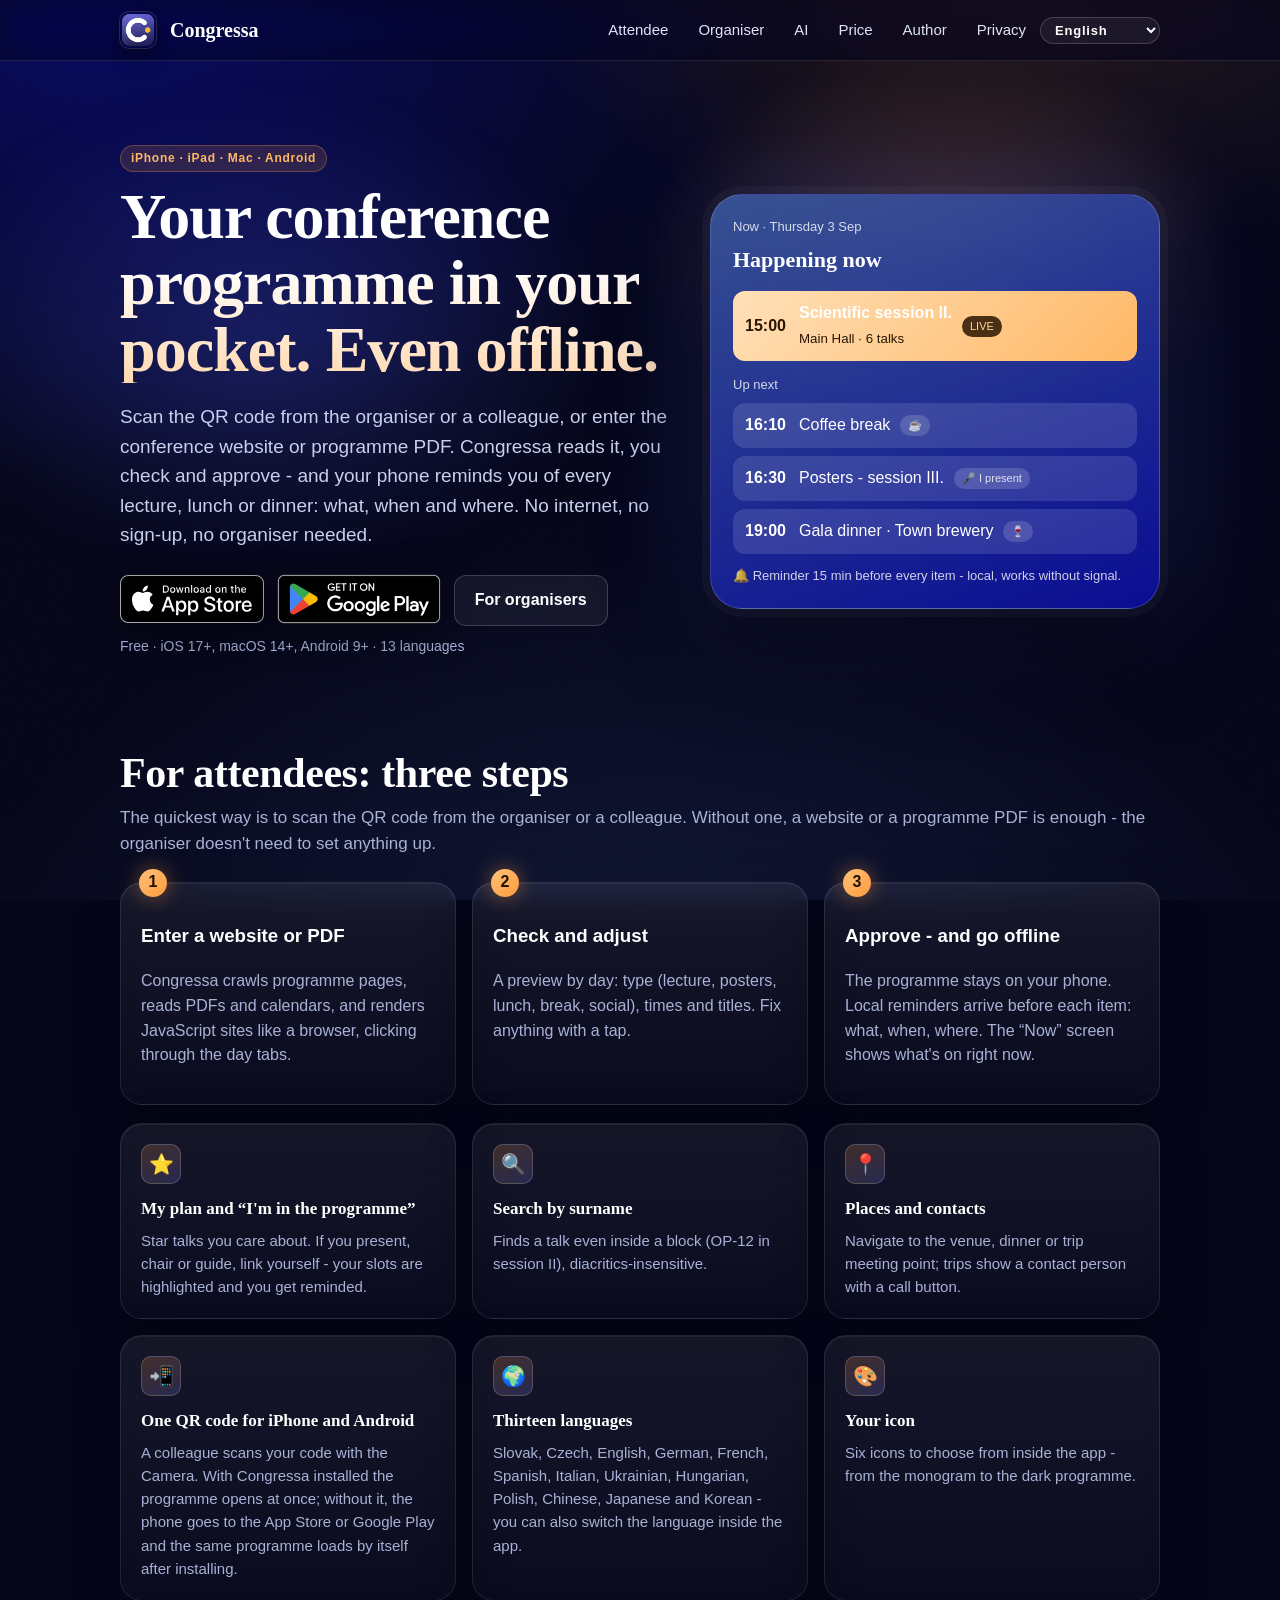
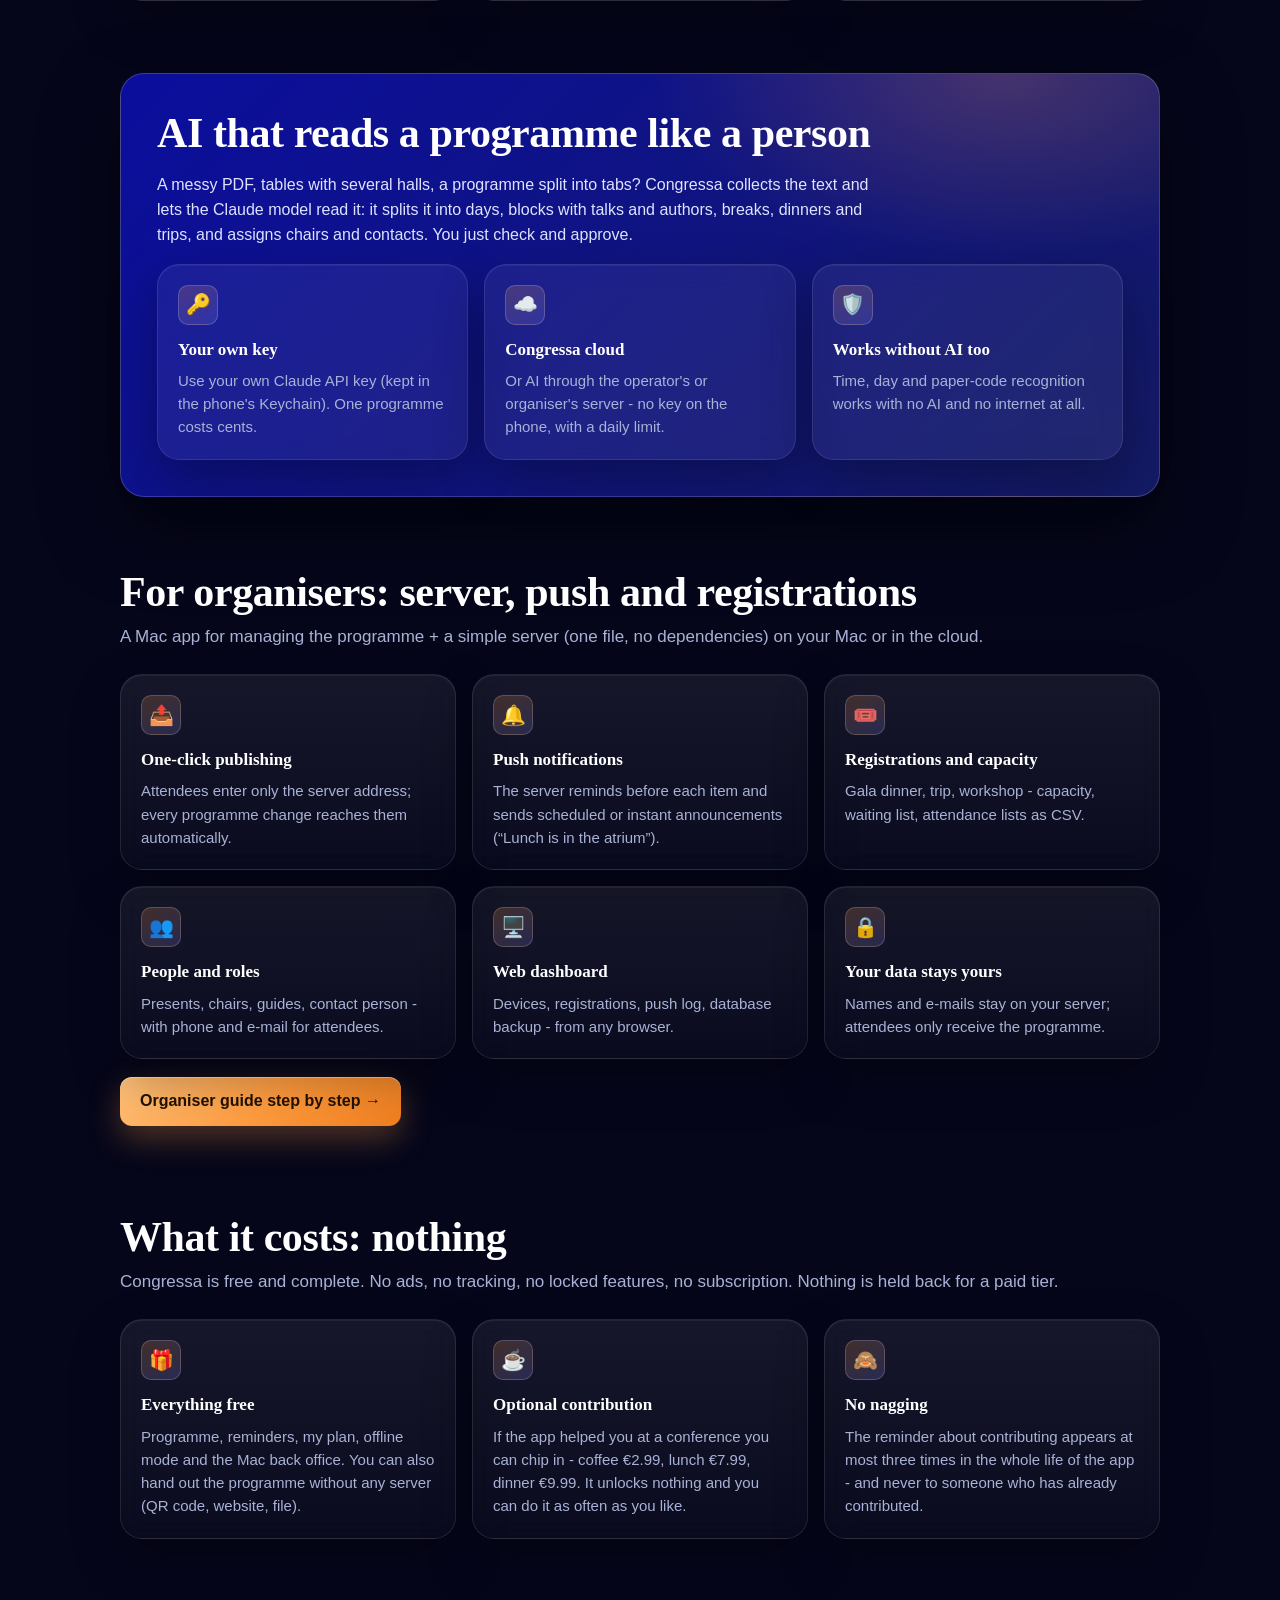
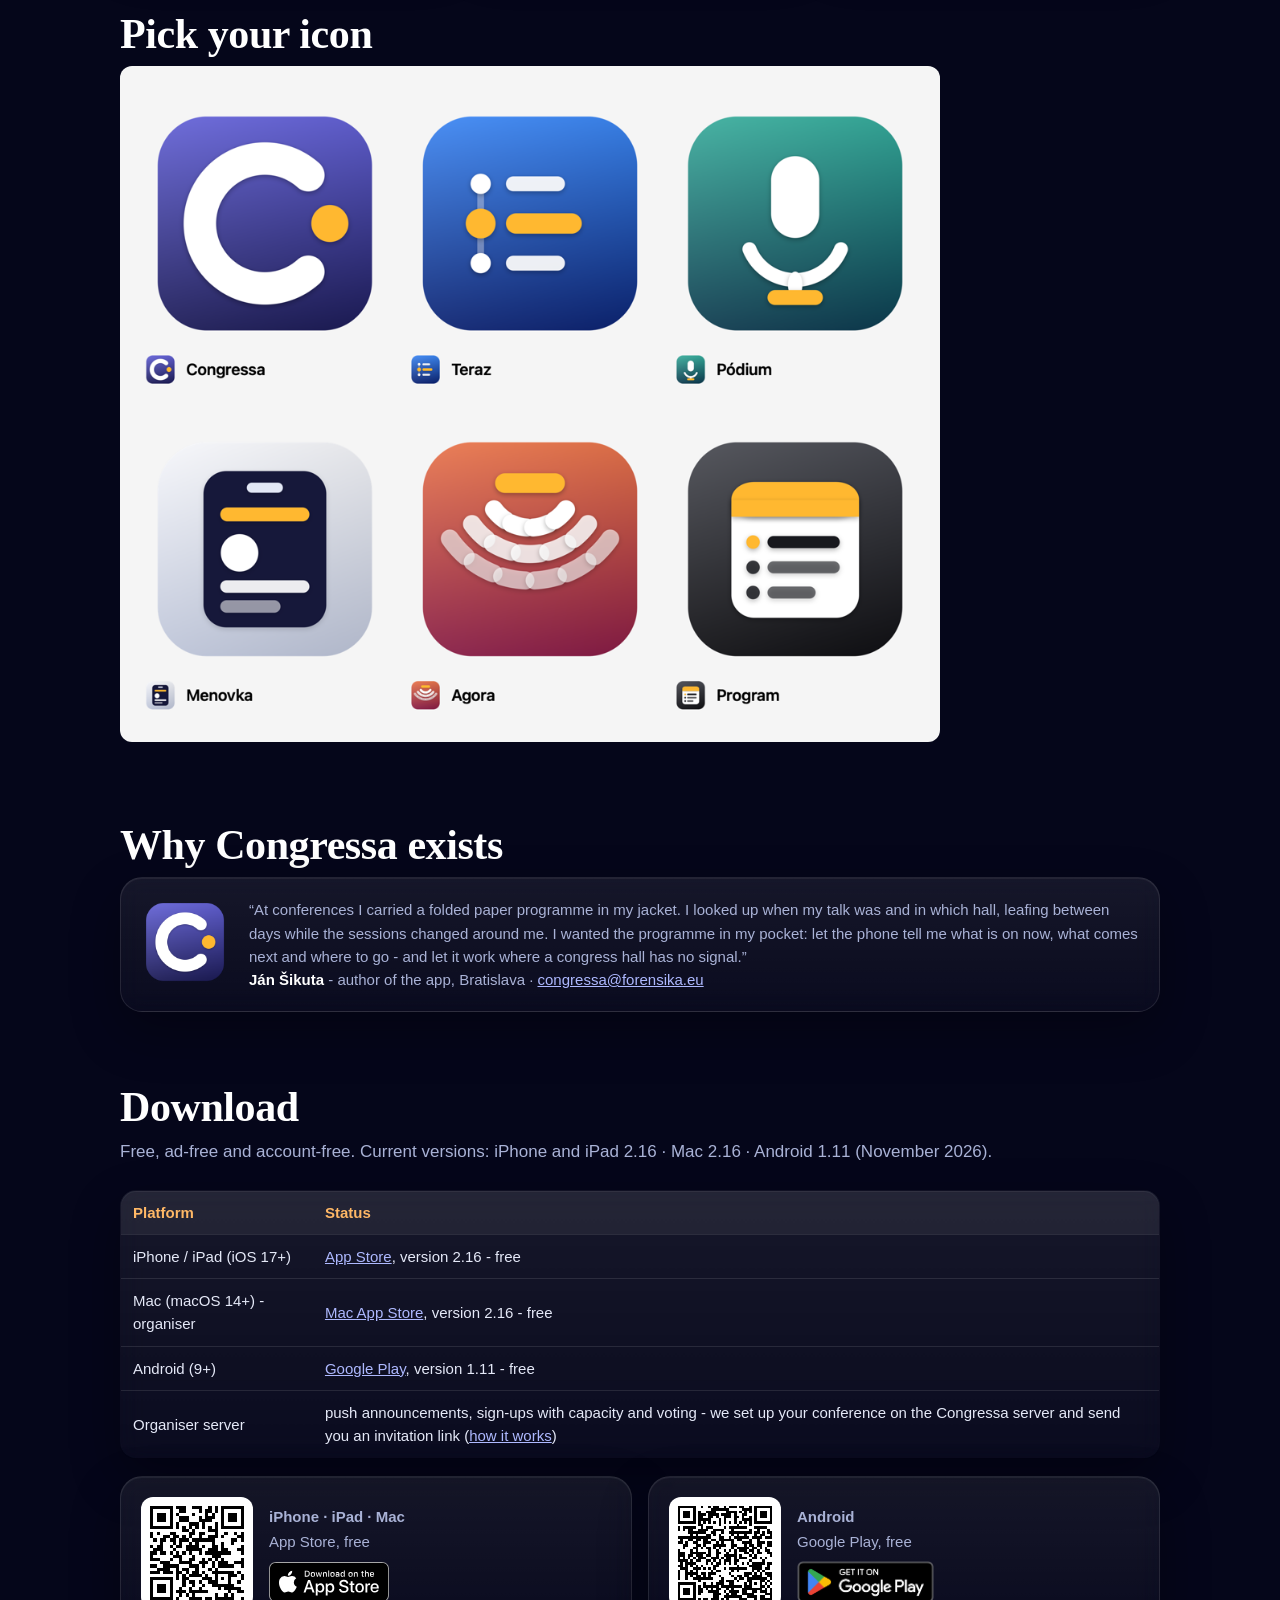
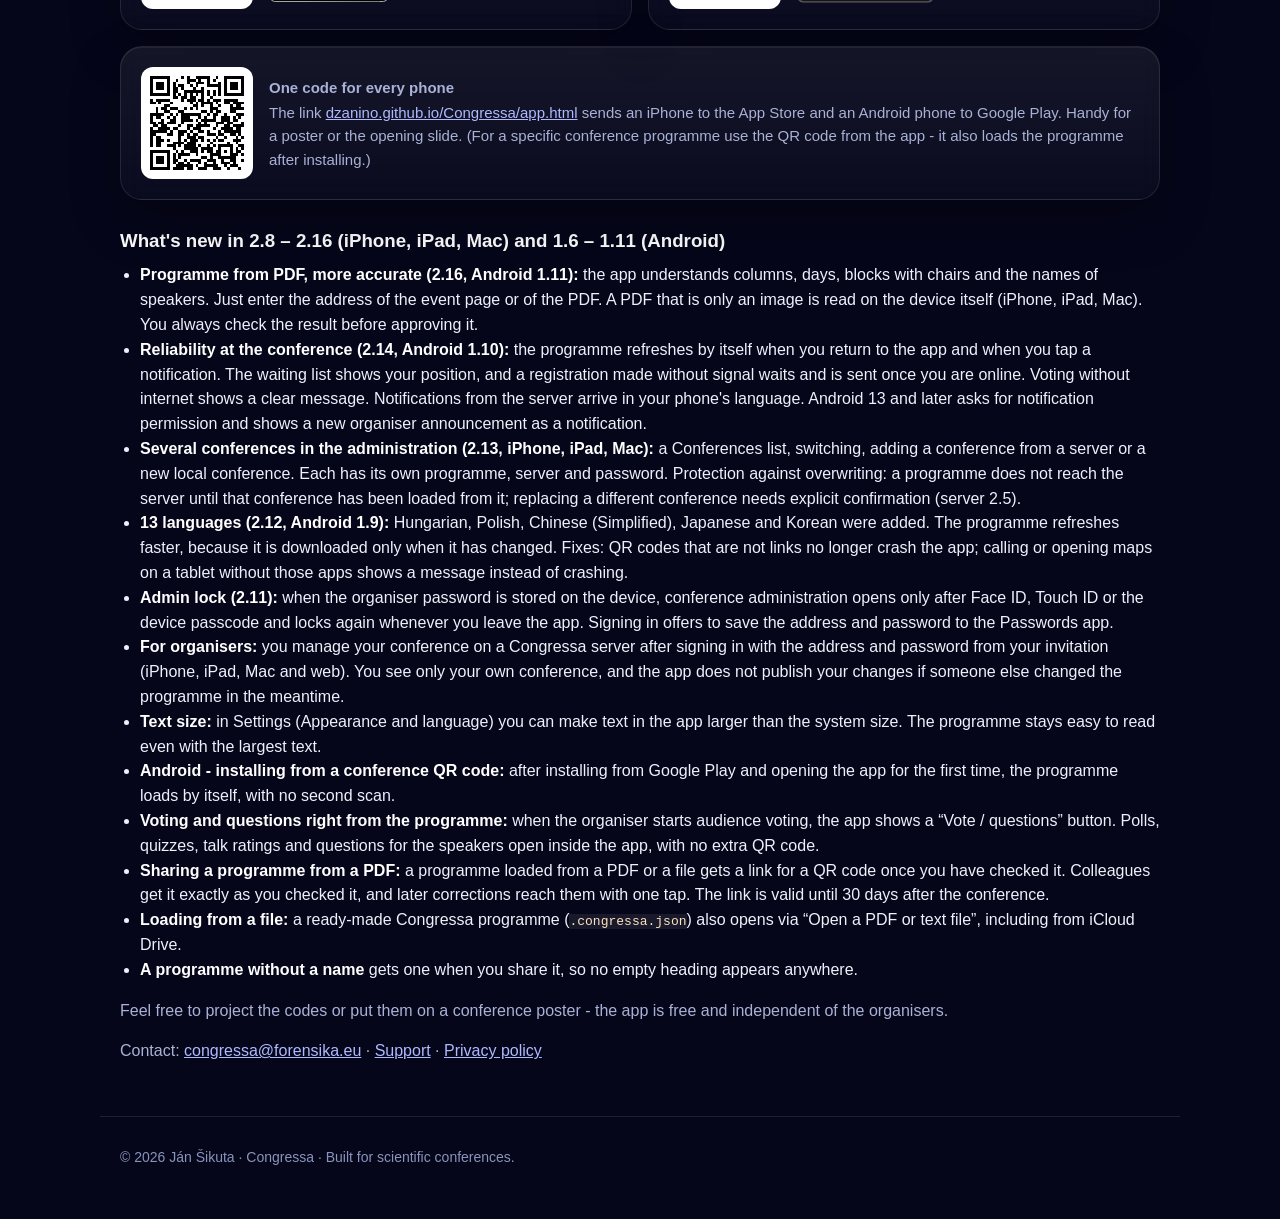
<file: index.html>
<!doctype html>
<html lang="sk">
<head>
<meta charset="utf-8"><meta http-equiv="Content-Security-Policy" content="default-src 'self'; script-src 'self' 'sha256-hm8ApnbfBUoqyHMP0An/HOlRIz8AHLKqJweVpCW1M1I='; style-src 'self' 'unsafe-inline'; img-src 'self' data:; font-src 'self' data:; media-src 'self'; connect-src 'self' https://forensika.goatcounter.com; object-src 'none'; base-uri 'self'; form-action 'none'; upgrade-insecure-requests"><meta name="referrer" content="strict-origin-when-cross-origin">
<meta name="viewport" content="width=device-width, initial-scale=1">
<link rel="canonical" href="https://dzanino.github.io/Congressa/">
<title>Congressa - program konferencie vo vrecku, aj offline</title>
<meta name="description" content="Congressa: program konferencie vo vrecku pre iPhone, iPad, Mac a Android. Naskenujte QR kód alebo zadajte web či PDF programu - telefón vás upozorní na každú prednášku, obed či večeru, aj bez internetu. Zadarmo, v 13 jazykoch.">
<meta name="apple-itunes-app" content="app-id=6809326421">
<meta property="og:title" content="Congressa - program konferencie vo vrecku">
<meta property="og:description" content="Zadarmo pre iPhone, iPad, Mac a Android. QR kód, web alebo PDF → program offline s pripomienkami. Organizátor: server, push, prihlášky.">
<meta property="og:image" content="https://dzanino.github.io/Congressa/assets/icon-512.png">
<link rel="icon" href="assets/icon-256.png">
<style>
  :root{--ink:#0f172a;--muted:#64748b;--brand:#0B0E9D;--brand2:#3f5ea7;--bg:#f6f7fb;--card:#fff;--line:#e5e7ef;--accent:#e0801f}
  *{box-sizing:border-box}body{margin:0;font-family:-apple-system,BlinkMacSystemFont,"Segoe UI",Inter,Roboto,Helvetica,Arial,sans-serif;color:var(--ink);background:var(--bg);line-height:1.55}
  a{color:var(--brand)}
  header{position:sticky;top:0;background:rgba(246,247,251,.9);backdrop-filter:saturate(180%) blur(10px);border-bottom:1px solid var(--line);z-index:9}
  .nav{max-width:1080px;margin:0 auto;padding:12px 20px;display:flex;align-items:center;gap:14px}
  .nav img{width:36px;height:36px;border-radius:9px}.nav b{font-size:18px}.nav .sp{flex:1}
  .nav a{text-decoration:none;color:var(--ink);font-weight:500;margin-left:16px;font-size:15px}
  .lang{border:1px solid var(--line);border-radius:999px;padding:4px 10px;background:#fff;cursor:pointer;font-size:13px}
  .hero{max-width:1080px;margin:0 auto;padding:64px 20px 32px;display:grid;grid-template-columns:1.1fr .9fr;gap:40px;align-items:center}
  h1{font-size:44px;line-height:1.1;margin:0 0 16px;letter-spacing:-.5px}
  .lead{font-size:19px;color:var(--muted);max-width:560px}
  .cta{display:flex;gap:12px;flex-wrap:wrap;margin-top:26px}
  .btn{display:inline-block;padding:12px 20px;border-radius:12px;background:var(--brand);color:#fff;text-decoration:none;font-weight:600}
  .btn.sec{background:#fff;color:var(--brand);border:1px solid var(--line)}
  .phone{background:linear-gradient(160deg,var(--brand2),var(--brand));border-radius:28px;padding:22px;color:#fff;box-shadow:0 20px 60px rgba(11,14,157,.25)}
  .phone .t{font-size:13px;opacity:.8}.phone h3{margin:6px 0 14px;font-size:22px}
  .row{background:rgba(255,255,255,.12);border-radius:12px;padding:10px 12px;margin:8px 0;display:flex;gap:10px;align-items:center}
  .row .time{font-variant-numeric:tabular-nums;font-weight:700;min-width:44px}.row .k{font-size:11px;opacity:.85;background:rgba(255,255,255,.18);padding:2px 8px;border-radius:999px}
  .live{background:#fff;color:var(--brand)}
  section{max-width:1080px;margin:0 auto;padding:36px 20px}
  h2{font-size:30px;margin:0 0 8px;letter-spacing:-.3px}.sub{color:var(--muted);margin:0 0 24px;font-size:17px}
  .grid{display:grid;grid-template-columns:repeat(auto-fit,minmax(250px,1fr));gap:16px}
  .card{background:var(--card);border:1px solid var(--line);border-radius:16px;padding:20px}
  .card .ic{width:40px;height:40px;border-radius:10px;background:#eef0fb;display:flex;align-items:center;justify-content:center;font-size:20px;margin-bottom:12px}
  .card h3{margin:0 0 6px;font-size:17px}.card p{margin:0;color:var(--muted);font-size:15px}
  .steps{display:grid;grid-template-columns:repeat(auto-fit,minmax(220px,1fr));gap:16px;counter-reset:s}
  .step{background:#fff;border:1px solid var(--line);border-radius:16px;padding:20px;position:relative}
  .step:before{counter-increment:s;content:counter(s);position:absolute;top:-14px;left:18px;background:var(--accent);color:#fff;font-weight:700;border-radius:999px;width:28px;height:28px;display:flex;align-items:center;justify-content:center}
  .ai{background:linear-gradient(135deg,#0B0E9D,#1f3a93);color:#fff;border-radius:24px;padding:36px}
  .ai h2{color:#fff}.ai p{color:#dfe3ff;max-width:720px}.ai .grid .card{background:rgba(255,255,255,.08);border-color:rgba(255,255,255,.15);color:#fff}.ai .card p{color:#dfe3ff}.ai .card .ic{background:rgba(255,255,255,.14)}
  table{width:100%;border-collapse:collapse;background:#fff;border:1px solid var(--line);border-radius:12px;overflow:hidden}
  th,td{padding:10px 12px;text-align:left;border-bottom:1px solid var(--line);font-size:15px}th{background:#f1f2f9}
  .icons img{width:100%;max-width:820px;border-radius:12px}
  footer{max-width:1080px;margin:0 auto;padding:30px 20px 50px;color:var(--muted);font-size:14px;border-top:1px solid var(--line)}
  .badge{display:inline-block;background:#eef0fb;color:var(--brand);border-radius:999px;padding:3px 10px;font-size:12px;font-weight:600;margin-bottom:12px}
  @media (max-width:820px){.hero{grid-template-columns:1fr;padding-top:36px}h1{font-size:34px}.nav a.hide{display:none}}
  [data-lang]{display:none}html[lang=sk] [data-lang=sk]{display:revert}html[lang=en] [data-lang=en]{display:revert}html:not([lang=sk]):not([lang=en]) [data-lang=en]{display:revert}
  select.lang{appearance:auto;max-width:150px}select.lang option{color:#0f172a;background:#fff}
</style>
<link rel="stylesheet" href="glam.css?v=20261104b">
</head>
<body>
<header><div class="nav">
  <img src="assets/icon-256.png" alt="Congressa"><b>Congressa</b><span class="sp"></span>
  <a class="hide" href="#ucastnik"><span data-lang="sk">Účastník</span><span data-lang="en" data-k="1">Attendee</span></a>
  <a class="hide" href="organizator.html"><span data-lang="sk">Organizátor</span><span data-lang="en" data-k="2">Organiser</span></a>
  <a class="hide" href="#ai">AI</a>
  <a class="hide" href="#cena"><span data-lang="sk">Cena</span><span data-lang="en" data-k="3">Price</span></a>
  <a class="hide" href="#autor"><span data-lang="sk">Autor</span><span data-lang="en" data-k="4">Author</span></a>
  <a class="hide" href="privacy.html"><span data-lang="sk">Súkromie</span><span data-lang="en" data-k="5">Privacy</span></a>
  <select class="lang" id="langsel" aria-label="Language / Jazyk"><option value="sk">Slovenčina</option><option value="cs">Čeština</option><option value="en">English</option><option value="de">Deutsch</option><option value="fr">Français</option><option value="es">Español</option><option value="it">Italiano</option><option value="uk">Українська</option><option value="hu">Magyar</option><option value="pl">Polski</option><option value="zh">简体中文</option><option value="ja">日本語</option><option value="ko">한국어</option></select>
</div></header>

<div class="hero">
  <div>
    <span class="badge"><span data-lang="sk">iPhone · iPad · Mac · Android</span><span data-lang="en" data-k="7">iPhone · iPad · Mac · Android</span></span>
    <h1 data-lang="sk">Program konferencie vo vrecku. Aj offline.</h1>
    <h1 data-lang="en" data-k="8">Your conference programme in your pocket. Even offline.</h1>
    <p class="lead" data-lang="sk">Naskenujte QR kód od organizátora či kolegu, alebo zadajte web konferencie či PDF programu. Congressa ho prečíta, vy skontrolujete a schválite - a telefón vás potom upozorní na každú prednášku, obed či večeru: čo, kedy a kde. Bez internetu, bez registrácie, bez organizátora.</p>
    <p class="lead" data-lang="en" data-k="9">Scan the QR code from the organiser or a colleague, or enter the conference website or programme PDF. Congressa reads it, you check and approve - and your phone reminds you of every lecture, lunch or dinner: what, when and where. No internet, no sign-up, no organiser needed.</p>
    <div class="cta">
      <a id="cta-as" href="https://apps.apple.com/app/congressa/id6809326421"><img src="assets/appstore-badge.svg" alt="Download on the App Store" style="height:48px;display:block"></a>
      <a id="cta-gp" href="https://play.google.com/store/apps/details?id=sk.sikuta.congressa"><img src="assets/google-play-badge.png" alt="Get it on Google Play" style="height:72px;margin:-12px -10px;display:block"></a>
      <a class="btn sec" href="#organizator" style="align-self:center"><span data-lang="sk">Pre organizátorov</span><span data-lang="en" data-k="10">For organisers</span></a>
    </div>
    <p style="margin:10px 0 0;color:var(--muted);font-size:14px"><span data-lang="sk">Zadarmo · iOS 17+, macOS 14+, Android 9+ · 13 jazykov</span><span data-lang="en" data-k="11">Free · iOS 17+, macOS 14+, Android 9+ · 13 languages</span></p>
  </div>
  <div class="phone">
    <div class="t"><span data-lang="sk">Teraz · Štvrtok 3. 9.</span><span data-lang="en" data-k="12">Now · Thursday 3 Sep</span></div>
    <h3><span data-lang="sk">Práve prebieha</span><span data-lang="en" data-k="13">Happening now</span></h3>
    <div class="row live"><span class="time">15:00</span><div><b>Scientific session II.</b><br><small>Main Hall · 6 <span data-lang="sk">prednášok</span><span data-lang="en" data-k="14">talks</span></small></div><span class="k" style="background:#0B0E9D;color:#fff">LIVE</span></div>
    <div class="t" style="margin-top:14px"><span data-lang="sk">Nasleduje</span><span data-lang="en" data-k="15">Up next</span></div>
    <div class="row"><span class="time">16:10</span><div><span data-lang="sk">Prestávka na kávu</span><span data-lang="en" data-k="16">Coffee break</span></div><span class="k">☕</span></div>
    <div class="row"><span class="time">16:30</span><div><span data-lang="sk">Postery - sekcia III.</span><span data-lang="en" data-k="17">Posters - session III.</span></div><span class="k">🎤 <span data-lang="sk">Prednášam</span><span data-lang="en" data-k="18">I present</span></span></div>
    <div class="row"><span class="time">19:00</span><div><span data-lang="sk">Gala večera · Meštiansky pivovar</span><span data-lang="en" data-k="19">Gala dinner · Town brewery</span></div><span class="k">🍷</span></div>
    <div class="t" style="margin-top:12px">🔔 <span data-lang="sk">Upozornenie o 15 min pred každým bodom - lokálne, funguje bez signálu.</span><span data-lang="en" data-k="20">Reminder 15 min before every item - local, works without signal.</span></div>
  </div>
</div>

<section id="ucastnik">
  <h2 data-lang="sk">Pre účastníka: tri kroky a hotovo</h2><h2 data-lang="en" data-k="21">For attendees: three steps</h2>
  <p class="sub" data-lang="sk">Najrýchlejšie je naskenovať QR kód od organizátora alebo kolegu. Keď ho nemáte, stačí web alebo PDF programu - organizátor nemusí nič nasadzovať.</p>
  <p class="sub" data-lang="en" data-k="22">The quickest way is to scan the QR code from the organiser or a colleague. Without one, a website or a programme PDF is enough - the organiser doesn't need to set anything up.</p>
  <div class="steps">
    <div class="step"><h3 data-lang="sk">Zadajte web alebo PDF</h3><h3 data-lang="en" data-k="23">Enter a website or PDF</h3><p data-lang="sk">Congressa prehľadá stránky s programom, prečíta PDF aj kalendáre, a stránky vykreslené JavaScriptom otvorí ako prehliadač a preklikne dni.</p><p data-lang="en" data-k="24">Congressa crawls programme pages, reads PDFs and calendars, and renders JavaScript sites like a browser, clicking through the day tabs.</p></div>
    <div class="step"><h3 data-lang="sk">Skontrolujte a upravte</h3><h3 data-lang="en" data-k="25">Check and adjust</h3><p data-lang="sk">Náhľad po dňoch: typ (prednáška, postery, obed, prestávka, spoločenský program), časy a názvy. Čo nesedí, opravíte klepnutím.</p><p data-lang="en" data-k="26">A preview by day: type (lecture, posters, lunch, break, social), times and titles. Fix anything with a tap.</p></div>
    <div class="step"><h3 data-lang="sk">Schváľte - a fungujte offline</h3><h3 data-lang="en" data-k="27">Approve - and go offline</h3><p data-lang="sk">Program ostáva v telefóne. Lokálne upozornenia prídu pred každým bodom: čo, kedy, kde. Obrazovka „Teraz“ ukáže, čo práve prebieha.</p><p data-lang="en" data-k="28">The programme stays on your phone. Local reminders arrive before each item: what, when, where. The “Now” screen shows what's on right now.</p></div>
  </div>
  <div class="grid" style="margin-top:18px">
    <div class="card"><div class="ic">⭐</div><h3 data-lang="sk">Môj plán a „Som v programe“</h3><h3 data-lang="en" data-k="29">My plan and “I'm in the programme”</h3><p data-lang="sk">Označte prednášky hviezdičkou. Ak prednášate, predsedáte alebo sprevádzate, priraďte sa k sebe - vaše vystúpenia sa zvýraznia a upozornia vás.</p><p data-lang="en" data-k="30">Star talks you care about. If you present, chair or guide, link yourself - your slots are highlighted and you get reminded.</p></div>
    <div class="card"><div class="ic">🔍</div><h3 data-lang="sk">Hľadanie priezviska</h3><h3 data-lang="en" data-k="31">Search by surname</h3><p data-lang="sk">Nájde prednášku aj vo vnútri bloku (OP-12 v sekcii II), bez ohľadu na diakritiku.</p><p data-lang="en" data-k="32">Finds a talk even inside a block (OP-12 in session II), diacritics-insensitive.</p></div>
    <div class="card"><div class="ic">📍</div><h3 data-lang="sk">Miesta a kontakty</h3><h3 data-lang="en" data-k="33">Places and contacts</h3><p data-lang="sk">Navigácia na miesto konania, večeru či zraz na výlet; pri výletoch kontaktná osoba s tlačidlom zavolať.</p><p data-lang="en" data-k="34">Navigate to the venue, dinner or trip meeting point; trips show a contact person with a call button.</p></div>
    <div class="card"><div class="ic">📲</div><h3 data-lang="sk">Jeden QR kód pre iPhone aj Android</h3><h3 data-lang="en" data-k="35">One QR code for iPhone and Android</h3><p data-lang="sk">Kolega naskenuje váš kód Fotoaparátom. Kto má Congressu, hneď vidí program; kto nie, dostane sa do App Store alebo Google Play a po inštalácii sa ten istý program načíta sám.</p><p data-lang="en" data-k="36">A colleague scans your code with the Camera. With Congressa installed the programme opens at once; without it, the phone goes to the App Store or Google Play and the same programme loads by itself after installing.</p></div>
    <div class="card"><div class="ic">🌍</div><h3 data-lang="sk">Trinásť jazykov</h3><h3 data-lang="en" data-k="37">Thirteen languages</h3><p data-lang="sk">Slovenčina, čeština, angličtina, nemčina, francúzština, španielčina, taliančina, ukrajinčina, maďarčina, poľština, čínština, japončina a kórejčina - jazyk sa dá zmeniť aj priamo v aplikácii.</p><p data-lang="en" data-k="38">Slovak, Czech, English, German, French, Spanish, Italian, Ukrainian, Hungarian, Polish, Chinese, Japanese and Korean - you can also switch the language inside the app.</p></div>
    <div class="card"><div class="ic">🎨</div><h3 data-lang="sk">Vaša ikona</h3><h3 data-lang="en" data-k="39">Your icon</h3><p data-lang="sk">Šesť ikon na výber priamo v aplikácii - od monogramu po tmavý program.</p><p data-lang="en" data-k="40">Six icons to choose from inside the app - from the monogram to the dark programme.</p></div>
  </div>
</section>

<section id="ai"><div class="ai">
  <h2 data-lang="sk">AI, ktorá číta program ako človek</h2><h2 data-lang="en" data-k="41">AI that reads a programme like a person</h2>
  <p data-lang="sk">Neprehľadné PDF, tabuľky s viacerými sálami, program rozdelený do záložiek? Congressa zozbiera text a nechá ho prečítať model Claude: rozdelí ho na dni, bloky s prednáškami a autormi, prestávky, večere a výlety, priradí predsedajúcich a kontakty. Vy len skontrolujete a schválite.</p>
  <p data-lang="en" data-k="42">A messy PDF, tables with several halls, a programme split into tabs? Congressa collects the text and lets the Claude model read it: it splits it into days, blocks with talks and authors, breaks, dinners and trips, and assigns chairs and contacts. You just check and approve.</p>
  <div class="grid">
    <div class="card"><div class="ic">🔑</div><h3 data-lang="sk">Vlastný kľúč</h3><h3 data-lang="en" data-k="43">Your own key</h3><p data-lang="sk">Zadáte svoj Claude API kľúč (ostáva v Keychaine telefónu). Jeden program stojí rádovo desiatky centov.</p><p data-lang="en" data-k="44">Use your own Claude API key (kept in the phone's Keychain). One programme costs cents.</p></div>
    <div class="card"><div class="ic">☁️</div><h3 data-lang="sk">Congressa cloud</h3><h3 data-lang="en" data-k="45">Congressa cloud</h3><p data-lang="sk">Alebo AI cez server prevádzkovateľa či organizátora - bez kľúča v telefóne, s denným limitom.</p><p data-lang="en" data-k="46">Or AI through the operator's or organiser's server - no key on the phone, with a daily limit.</p></div>
    <div class="card"><div class="ic">🛡️</div><h3 data-lang="sk">Bez AI to ide tiež</h3><h3 data-lang="en" data-k="47">Works without AI too</h3><p data-lang="sk">Rozpoznanie podľa časov, dní a kódov príspevkov funguje aj úplne bez AI a bez internetu.</p><p data-lang="en" data-k="48">Time, day and paper-code recognition works with no AI and no internet at all.</p></div>
  </div>
</div></section>

<section id="organizator">
  <h2 data-lang="sk">Pre organizátora: server, push a prihlášky</h2><h2 data-lang="en" data-k="49">For organisers: server, push and registrations</h2>
  <p class="sub" data-lang="sk">Mac aplikácia na správu programu + jednoduchý server (jeden súbor, bez závislostí) na vašom Macu alebo v cloude.</p>
  <p class="sub" data-lang="en" data-k="50">A Mac app for managing the programme + a simple server (one file, no dependencies) on your Mac or in the cloud.</p>
  <div class="grid">
    <div class="card"><div class="ic">📤</div><h3 data-lang="sk">Publikovanie jedným klikom</h3><h3 data-lang="en" data-k="51">One-click publishing</h3><p data-lang="sk">Účastníci zadajú len adresu servera; každá zmena programu k nim dorazí sama.</p><p data-lang="en" data-k="52">Attendees enter only the server address; every programme change reaches them automatically.</p></div>
    <div class="card"><div class="ic">🔔</div><h3 data-lang="sk">Push notifikácie</h3><h3 data-lang="en" data-k="53">Push notifications</h3><p data-lang="sk">Server sám upozorní pred každým bodom, pošle naplánované aj okamžité oznamy („Obed je v átriu“).</p><p data-lang="en" data-k="54">The server reminds before each item and sends scheduled or instant announcements (“Lunch is in the atrium”).</p></div>
    <div class="card"><div class="ic">🎟️</div><h3 data-lang="sk">Prihlášky a kapacita</h3><h3 data-lang="en" data-k="55">Registrations and capacity</h3><p data-lang="sk">Gala večera, výlet, workshop - kapacita, čakacia listina, prezenčné listiny v CSV.</p><p data-lang="en" data-k="56">Gala dinner, trip, workshop - capacity, waiting list, attendance lists as CSV.</p></div>
    <div class="card"><div class="ic">👥</div><h3 data-lang="sk">Ľudia a roly</h3><h3 data-lang="en" data-k="57">People and roles</h3><p data-lang="sk">Prednáša, predsedá, sprevádza, kontaktná osoba - s telefónom a e-mailom pre účastníkov.</p><p data-lang="en" data-k="58">Presents, chairs, guides, contact person - with phone and e-mail for attendees.</p></div>
    <div class="card"><div class="ic">🖥️</div><h3 data-lang="sk">Webový dashboard</h3><h3 data-lang="en" data-k="59">Web dashboard</h3><p data-lang="sk">Zariadenia, prihlášky, push log, záloha databázy - z ľubovoľného prehliadača.</p><p data-lang="en" data-k="60">Devices, registrations, push log, database backup - from any browser.</p></div>
    <div class="card"><div class="ic">🔒</div><h3 data-lang="sk">Dáta u vás</h3><h3 data-lang="en" data-k="61">Your data stays yours</h3><p data-lang="sk">Mená a e-maily ostávajú na vašom serveri; účastníkom sa vydáva len program.</p><p data-lang="en" data-k="62">Names and e-mails stay on your server; attendees only receive the programme.</p></div>
  </div>
  <p style="margin-top:18px"><a class="btn" href="organizator.html"><span data-lang="sk">Návod pre organizátora krok za krokom →</span><span data-lang="en" data-k="63">Organiser guide step by step →</span></a></p>
</section>

<section id="cena">
  <h2 data-lang="sk">Koľko to stojí: nič</h2><h2 data-lang="en" data-k="64">What it costs: nothing</h2>
  <p class="sub" data-lang="sk">Congressa je zadarmo a celá. Bez reklám, bez sledovania, bez zamknutých funkcií a bez predplatného. Nič nie je odložené pre platenú verziu.</p>
  <p class="sub" data-lang="en" data-k="65">Congressa is free and complete. No ads, no tracking, no locked features, no subscription. Nothing is held back for a paid tier.</p>
  <div class="grid">
    <div class="card"><div class="ic">🎁</div><h3 data-lang="sk">Všetko zadarmo</h3><h3 data-lang="en" data-k="66">Everything free</h3><p data-lang="sk">Program, upozornenia, môj plán, offline režim, administrácia na Macu. Program môžete rozdať aj bez servera (QR kód, web, súbor).</p><p data-lang="en" data-k="67">Programme, reminders, my plan, offline mode and the Mac back office. You can also hand out the programme without any server (QR code, website, file).</p></div>
    <div class="card"><div class="ic">☕</div><h3 data-lang="sk">Nepovinný príspevok</h3><h3 data-lang="en" data-k="68">Optional contribution</h3><p data-lang="sk">Ak vám appka na konferencii pomohla, môžete prispieť - káva 2,99 €, obed 7,99 €, večera 9,99 €. Nič sa tým neodomyká a prispieť sa dá aj opakovane.</p><p data-lang="en" data-k="69">If the app helped you at a conference you can chip in - coffee €2.99, lunch €7.99, dinner €9.99. It unlocks nothing and you can do it as often as you like.</p></div>
    <div class="card"><div class="ic">🙈</div><h3 data-lang="sk">Bez otravovania</h3><h3 data-lang="en" data-k="70">No nagging</h3><p data-lang="sk">Výzva na príspevok sa zobrazí nanajvýš trikrát za celý život aplikácie - a kto prispel, nevidí ju nikdy.</p><p data-lang="en" data-k="71">The reminder about contributing appears at most three times in the whole life of the app - and never to someone who has already contributed.</p></div>
  </div>
</section>

<section class="icons">
  <h2 data-lang="sk">Vyberte si ikonu</h2><h2 data-lang="en" data-k="72">Pick your icon</h2>
  <img src="assets/icons.png" alt="Congressa icons">
</section>

<section id="autor">
  <h2 data-lang="sk">Prečo Congressa vznikla</h2><h2 data-lang="en" data-k="73">Why Congressa exists</h2>
  <div class="card" style="display:grid;grid-template-columns:auto 1fr;gap:20px;align-items:start">
    <img src="assets/icon-256.png" alt="" style="width:88px;height:88px;border-radius:20px">
    <div>
      <p data-lang="sk" style="margin-top:0">„Na konferenciách som nosil v saku poskladaný papierový program. Hľadal som v ňom, kedy je moja prednáška a v ktorej sále, a listoval medzi dňami, kým sa okolo mňa menili sekcie. Chcel som mať program vo vrecku: nech mi telefón sám povie, čo práve prebieha, čo nasleduje a kam mám ísť - a nech to funguje aj tam, kde v kongresovej sále nie je signál.“</p>
      <p data-lang="en" data-k="74" style="margin-top:0">“At conferences I carried a folded paper programme in my jacket. I looked up when my talk was and in which hall, leafing between days while the sessions changed around me. I wanted the programme in my pocket: let the phone tell me what is on now, what comes next and where to go - and let it work where a congress hall has no signal.”</p>
      <p style="color:var(--muted);margin-bottom:0"><b>Ján Šikuta</b> - <span data-lang="sk">autor aplikácie, Bratislava</span><span data-lang="en" data-k="75">author of the app, Bratislava</span> · <a href="mailto:congressa@forensika.eu">congressa@forensika.eu</a></p>
    </div>
  </div>
</section>

<section id="stiahnut">
  <h2 data-lang="sk">Stiahnuť</h2><h2 data-lang="en" data-k="76">Download</h2>
  <p class="sub" data-lang="sk">Zadarmo, bez reklám a bez registrácie. Aktuálne verzie: iPhone a iPad 2.16 · Mac 2.16 · Android 1.11 (november 2026).</p>
  <p class="sub" data-lang="en" data-k="77">Free, ad-free and account-free. Current versions: iPhone and iPad 2.16 · Mac 2.16 · Android 1.11 (November 2026).</p>
  <table>
    <tr><th data-lang="sk">Platforma</th><th data-lang="en" data-k="78">Platform</th><th data-lang="sk">Stav</th><th data-lang="en" data-k="79">Status</th></tr>
    <tr><td>iPhone / iPad (iOS 17+)</td><td><span data-lang="sk"><a href="https://apps.apple.com/app/congressa/id6809326421">App Store</a>, verzia 2.16 - zadarmo</span><span data-lang="en" data-k="80"><a href="https://apps.apple.com/app/congressa/id6809326421">App Store</a>, version 2.16 - free</span></td></tr>
    <tr><td>Mac (macOS 14+) - <span data-lang="sk">organizátor</span><span data-lang="en" data-k="81">organiser</span></td><td><span data-lang="sk"><a href="https://apps.apple.com/app/congressa/id6809326421?platform=mac">Mac App Store</a>, verzia 2.16 - zadarmo</span><span data-lang="en" data-k="82"><a href="https://apps.apple.com/app/congressa/id6809326421?platform=mac">Mac App Store</a>, version 2.16 - free</span></td></tr>
    <tr><td>Android (9+)</td><td><span data-lang="sk"><a href="https://play.google.com/store/apps/details?id=sk.sikuta.congressa">Google Play</a>, verzia 1.11 - zadarmo</span><span data-lang="en" data-k="83"><a href="https://play.google.com/store/apps/details?id=sk.sikuta.congressa">Google Play</a>, version 1.11 - free</span></td></tr>
    <tr><td><span data-lang="sk">Server pre organizátora</span><span data-lang="en" data-k="84">Organiser server</span></td><td><span data-lang="sk">push oznamy, prihlášky s kapacitou a hlasovanie - konferenciu vám založíme na serveri Congressa a pošleme pozvánku s odkazom (<a href="organizator.html#so">ako to funguje</a>)</span><span data-lang="en" data-k="85">push announcements, sign-ups with capacity and voting - we set up your conference on the Congressa server and send you an invitation link (<a href="organizator.html#so">how it works</a>)</span></td></tr>
  </table>
  <div style="margin-top:18px;display:grid;grid-template-columns:repeat(auto-fit,minmax(280px,1fr));gap:16px">
    <div class="card" style="display:grid;grid-template-columns:auto 1fr;gap:16px;align-items:center">
      <img src="assets/qr-appstore.png" alt="QR App Store" style="width:112px;height:112px;image-rendering:pixelated;background:#fff;padding:6px;border-radius:12px">
      <div>
        <p style="margin:0;font-weight:600">iPhone · iPad · Mac</p>
        <p style="margin:2px 0 8px 0;color:var(--muted)"><span data-lang="sk">App Store, zadarmo</span><span data-lang="en" data-k="86">App Store, free</span></p>
        <a href="https://apps.apple.com/app/congressa/id6809326421"><img src="assets/appstore-badge.svg" alt="Download on the App Store" style="height:40px;display:block"></a>
      </div>
    </div>
    <div class="card" style="display:grid;grid-template-columns:auto 1fr;gap:16px;align-items:center">
      <img src="assets/qr-googleplay.png" alt="QR Google Play" style="width:112px;height:112px;image-rendering:pixelated;background:#fff;padding:6px;border-radius:12px">
      <div>
        <p style="margin:0;font-weight:600">Android</p>
        <p style="margin:2px 0 8px 0;color:var(--muted)"><span data-lang="sk">Google Play, zadarmo</span><span data-lang="en" data-k="87">Google Play, free</span></p>
        <a href="https://play.google.com/store/apps/details?id=sk.sikuta.congressa"><img src="assets/google-play-badge.png" alt="Get it on Google Play" style="height:60px;margin:-10px -9px;display:block"></a>
      </div>
    </div>
  </div>
  <div class="card" style="margin-top:16px;display:grid;grid-template-columns:auto 1fr;gap:16px;align-items:center">
    <img src="assets/qr-app.png" alt="QR Congressa - iPhone aj Android" style="width:112px;height:112px;image-rendering:pixelated;background:#fff;padding:6px;border-radius:12px">
    <div>
      <p style="margin:0;font-weight:600"><span data-lang="sk">Jeden kód pre všetky telefóny</span><span data-lang="en" data-k="88">One code for every phone</span></p>
      <p style="margin:2px 0 0;color:var(--muted)"><span data-lang="sk">Odkaz <a href="app.html">dzanino.github.io/Congressa/app.html</a> pošle iPhone do App Store a Android do Google Play. Hodí sa na plagát či prvý slide. (Na program konkrétnej konferencie použite QR kód z aplikácie - ten po inštalácii načíta aj program.)</span><span data-lang="en" data-k="89">The link <a href="app.html">dzanino.github.io/Congressa/app.html</a> sends an iPhone to the App Store and an Android phone to Google Play. Handy for a poster or the opening slide. (For a specific conference programme use the QR code from the app - it also loads the programme after installing.)</span></p>
    </div>
  </div>

  <h3 style="margin:26px 0 8px" data-lang="sk">Novinky vo verziách 2.8 – 2.16 (iPhone, iPad, Mac) a 1.6 – 1.11 (Android)</h3><h3 style="margin:26px 0 8px" data-lang="en" data-k="90">What's new in 2.8 – 2.16 (iPhone, iPad, Mac) and 1.6 – 1.11 (Android)</h3>
  <ul data-lang="sk" style="margin:0;padding-left:20px;color:var(--ink)">
    <li><b>Program z PDF presnejšie (2.16, Android 1.11):</b> aplikácia rozumie stĺpcom, dňom, blokom s predsedajúcimi aj menám prednášajúcich. Stačí vložiť adresu stránky podujatia alebo priamo PDF. PDF, ktoré je len obrázok, prečíta priamo zariadenie (iPhone, iPad, Mac). Výsledok si pred schválením vždy skontrolujete.</li>
    <li><b>Spoľahlivosť na konferencii (2.14, Android 1.10):</b> program sa obnoví sám po návrate do aplikácie a po klepnutí na upozornenie. Čakacia listina sa ukazuje s poradím, prihláška bez signálu čaká na odoslanie a odošle sa, keď budete online. Hlasovanie bez internetu ukáže zrozumiteľnú hlášku. Upozornenia zo servera prichádzajú v jazyku telefónu. Android 13 a novší požiada o povolenie upozornení a nový oznam organizátora ukáže ako upozornenie.</li>
    <li><b>Viac konferencií v administrácii (2.13, iPhone, iPad, Mac):</b> zoznam Konferencie, prepínanie, pridanie konferencie zo servera alebo nová lokálna konferencia. Každá má vlastný program, server a heslo. Ochrana pred prepísaním: program sa na server nedostane, kým sa z neho konferencia nenačíta; inú konferenciu nahradíte len s výslovným potvrdením (server 2.5).</li>
    <li><b>13 jazykov (2.12, Android 1.9):</b> pribudla maďarčina, poľština, čínština (zjednodušená), japončina a kórejčina. Program sa obnovuje rýchlejšie, lebo sa sťahuje, len keď sa zmenil. Opravy: QR kódy, ktoré nie sú odkazom, už aplikáciu nezhodia; volanie alebo mapy na tablete bez týchto aplikácií ukážu hlášku namiesto pádu.</li>
    <li><b>Zámok administrácie (2.11):</b> ak je v zariadení uložené heslo organizátora, administrácia sa otvorí až po Face ID, Touch ID alebo kóde zariadenia a po opustení aplikácie sa znova zamkne. Prihlásenie ponúkne uloženie adresy a hesla do aplikácie Heslá.</li>
    <li><b>Pre organizátorov:</b> konferenciu na serveri Congressa spravujete po prihlásení adresou a heslom z pozvánky (iPhone, iPad, Mac aj web). Vidíte len svoju konferenciu a appka nezverejní zmeny, ak program medzitým upravil niekto iný.</li>
    <li><b>Veľkosť písma:</b> v Nastaveniach (Vzhľad a jazyk) si písmo v aplikácii zväčšíte nad veľkosť nastavenú v systéme. Program ostáva prehľadný aj pri najväčšom písme.</li>
    <li><b>Android - inštalácia z QR kódu konferencie:</b> po inštalácii z Google Play a prvom otvorení sa program načíta sám, bez ďalšieho skenovania.</li>
    <li><b>Hlasovanie a otázky priamo z programu:</b> ak organizátor spustí hlasovanie publika, v aplikácii sa objaví tlačidlo „Hlasovať / otázky“. Ankety, kvízy, hodnotenie prednášok a otázky prednášajúcim sa otvoria priamo v aplikácii, bez ďalšieho QR kódu.</li>
    <li><b>Zdieľanie programu z PDF:</b> program načítaný z PDF alebo zo súboru dostane po kontrole odkaz pre QR kód. Kolegovia ho majú presne tak, ako ste ho skontrolovali, a neskoršie opravy im pošlete jedným ťuknutím. Odkaz platí do 30 dní po konferencii.</li>
    <li><b>Načítanie zo súboru:</b> hotový program Congressa (<code>.congressa.json</code>) sa dá otvoriť aj tlačidlom „Otvoriť PDF alebo textový súbor“, aj z iCloud Drive.</li>
    <li><b>Program bez názvu</b> dostane pri zdieľaní názov a nikde sa neukáže prázdny nadpis.</li>
  </ul>
  <ul data-lang="en" data-k="91" style="margin:0;padding-left:20px;color:var(--ink)">
    <li><b>Programme from PDF, more accurate (2.16, Android 1.11):</b> the app understands columns, days, blocks with chairs and the names of speakers. Just enter the address of the event page or of the PDF. A PDF that is only an image is read on the device itself (iPhone, iPad, Mac). You always check the result before approving it.</li>
    <li><b>Reliability at the conference (2.14, Android 1.10):</b> the programme refreshes by itself when you return to the app and when you tap a notification. The waiting list shows your position, and a registration made without signal waits and is sent once you are online. Voting without internet shows a clear message. Notifications from the server arrive in your phone's language. Android 13 and later asks for notification permission and shows a new organiser announcement as a notification.</li>
    <li><b>Several conferences in the administration (2.13, iPhone, iPad, Mac):</b> a Conferences list, switching, adding a conference from a server or a new local conference. Each has its own programme, server and password. Protection against overwriting: a programme does not reach the server until that conference has been loaded from it; replacing a different conference needs explicit confirmation (server 2.5).</li>
    <li><b>13 languages (2.12, Android 1.9):</b> Hungarian, Polish, Chinese (Simplified), Japanese and Korean were added. The programme refreshes faster, because it is downloaded only when it has changed. Fixes: QR codes that are not links no longer crash the app; calling or opening maps on a tablet without those apps shows a message instead of crashing.</li>
    <li><b>Admin lock (2.11):</b> when the organiser password is stored on the device, conference administration opens only after Face ID, Touch ID or the device passcode and locks again whenever you leave the app. Signing in offers to save the address and password to the Passwords app.</li>
    <li><b>For organisers:</b> you manage your conference on a Congressa server after signing in with the address and password from your invitation (iPhone, iPad, Mac and web). You see only your own conference, and the app does not publish your changes if someone else changed the programme in the meantime.</li>
    <li><b>Text size:</b> in Settings (Appearance and language) you can make text in the app larger than the system size. The programme stays easy to read even with the largest text.</li>
    <li><b>Android - installing from a conference QR code:</b> after installing from Google Play and opening the app for the first time, the programme loads by itself, with no second scan.</li>
    <li><b>Voting and questions right from the programme:</b> when the organiser starts audience voting, the app shows a “Vote / questions” button. Polls, quizzes, talk ratings and questions for the speakers open inside the app, with no extra QR code.</li>
    <li><b>Sharing a programme from a PDF:</b> a programme loaded from a PDF or a file gets a link for a QR code once you have checked it. Colleagues get it exactly as you checked it, and later corrections reach them with one tap. The link is valid until 30 days after the conference.</li>
    <li><b>Loading from a file:</b> a ready-made Congressa programme (<code>.congressa.json</code>) also opens via “Open a PDF or text file”, including from iCloud Drive.</li>
    <li><b>A programme without a name</b> gets one when you share it, so no empty heading appears anywhere.</li>
  </ul>

  <p style="margin-top:16px;color:var(--muted)"><span data-lang="sk">Kódy pokojne premietnite na plátno alebo dajte na plagát konferencie - aplikácia je zadarmo a nezávislá od organizátorov.</span><span data-lang="en" data-k="92">Feel free to project the codes or put them on a conference poster - the app is free and independent of the organisers.</span></p>

  <p style="margin-top:14px"><span data-lang="sk">Kontakt:</span><span data-lang="en" data-k="93">Contact:</span> <a href="mailto:congressa@forensika.eu">congressa@forensika.eu</a> · <a href="support.html"><span data-lang="sk">Podpora</span><span data-lang="en" data-k="94">Support</span></a> · <a href="privacy.html"><span data-lang="sk">Ochrana súkromia</span><span data-lang="en" data-k="95">Privacy policy</span></a></p>
</section>

<footer><span data-fz>©</span> 2026 Ján Šikuta · Congressa · <span data-lang="sk">Vytvorené pre odborné konferencie.</span><span data-lang="en" data-k="96">Built for scientific conferences.</span></footer>
<script>
(function(){var ua=navigator.userAgent||'';if(/Android/i.test(ua)){var a=document.getElementById('cta-as'),g=document.getElementById('cta-gp');if(a&&g)a.parentNode.insertBefore(g,a)}})();
var LANGS=['sk','cs','en','de','fr','es','it','uk','hu','pl','zh','ja','ko'];
var T0={sk:{t:document.title,d:(document.querySelector('meta[name=description]')||{}).content},en:{t:'Congressa - your conference programme in your pocket, works offline',d:'Congressa: your conference programme in your pocket for iPhone, iPad, Mac and Android. Scan the QR code or enter the website or PDF of the programme - your phone reminds you of every talk, lunch and dinner, even without internet. Free, no ads.'}};
function cgApply(l,tr){
  var h=document.documentElement;h.lang=l;
  var els=document.querySelectorAll('[data-k]');
  for(var i=0;i<els.length;i++){var e=els[i];if(e.getAttribute('data-o')===null)e.setAttribute('data-o',e.innerHTML);var k=e.getAttribute('data-k');e.innerHTML=(tr&&tr[k]!==undefined)?tr[k]:e.getAttribute('data-o')}
  var m=document.querySelector('meta[name=description]');
  var tt=(tr&&tr.title)||(T0[l]&&T0[l].t)||T0.en.t,dd=(tr&&tr.desc)||(T0[l]&&T0[l].d)||T0.en.d;
  document.title=tt;if(m)m.setAttribute('content',dd);
  var sel=document.getElementById('langsel');if(sel)sel.value=l;
}
function setLang(l){
  if(LANGS.indexOf(l)<0)l='en';
  try{localStorage.setItem('congressa_lang',l)}catch(e){}
  if(l==='sk'||l==='en'||(window.CG_I18N&&window.CG_I18N[l])){cgApply(l,(window.CG_I18N||{})[l]);return}
  var s=document.createElement('script');s.src='i18n/'+l+'.js?v=20261021';
  s.onload=function(){if(localStorage.getItem('congressa_lang')===l)cgApply(l,window.CG_I18N[l])};
  s.onerror=function(){cgApply('en',null)};
  document.head.appendChild(s);
}
function toggleLang(){setLang(document.documentElement.lang==='sk'?'en':'sk')}
(function(){var s=document.getElementById('langsel');if(s)s.addEventListener('change',function(){setLang(this.value)});})();
(function(){var l=null;try{l=localStorage.getItem('congressa_lang')}catch(e){}
  if(LANGS.indexOf(l)<0){l='en';var nl=(navigator.languages&&navigator.languages.length?navigator.languages:[navigator.language||'en']);
    for(var i=0;i<nl.length;i++){var c=(nl[i]||'').slice(0,2).toLowerCase();if(LANGS.indexOf(c)>=0){l=c;break}}}
  setLang(l)})();
</script>
<script src="site.js" defer></script>
</body>
</html>
</file>
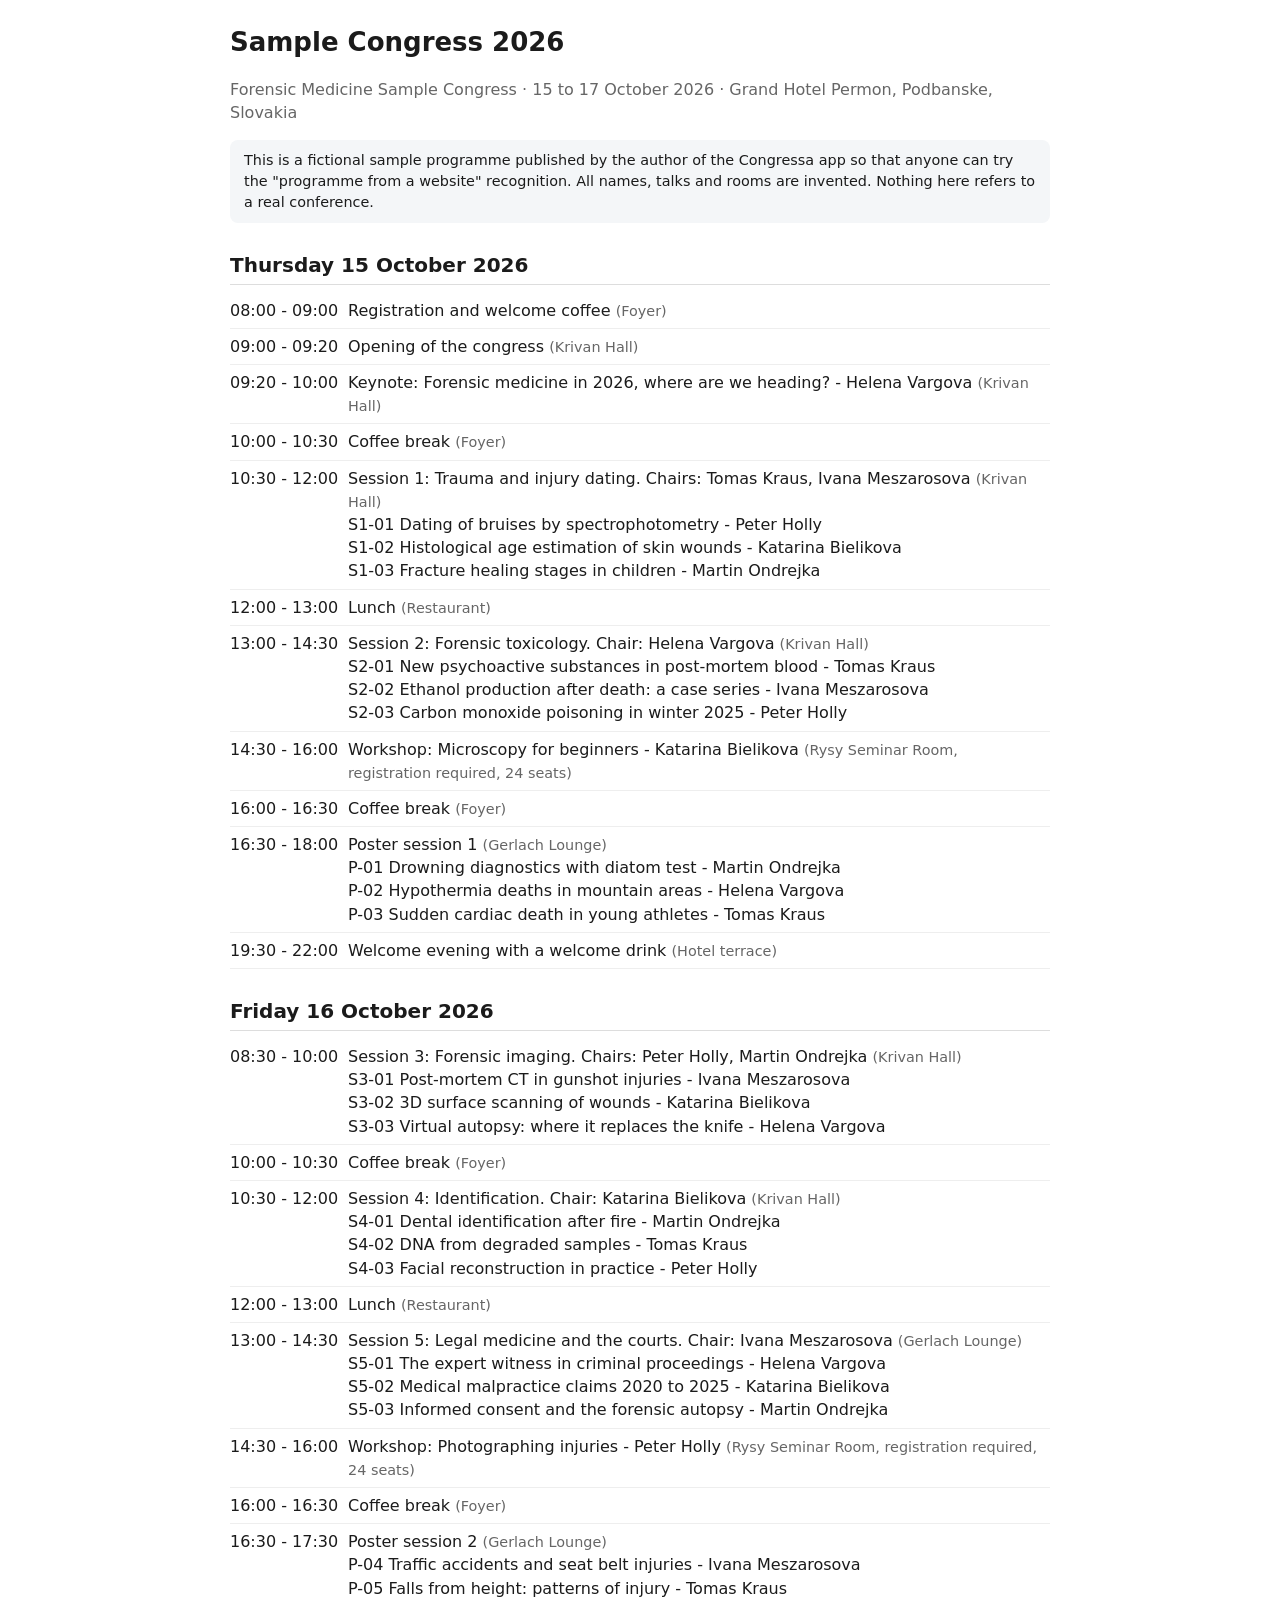
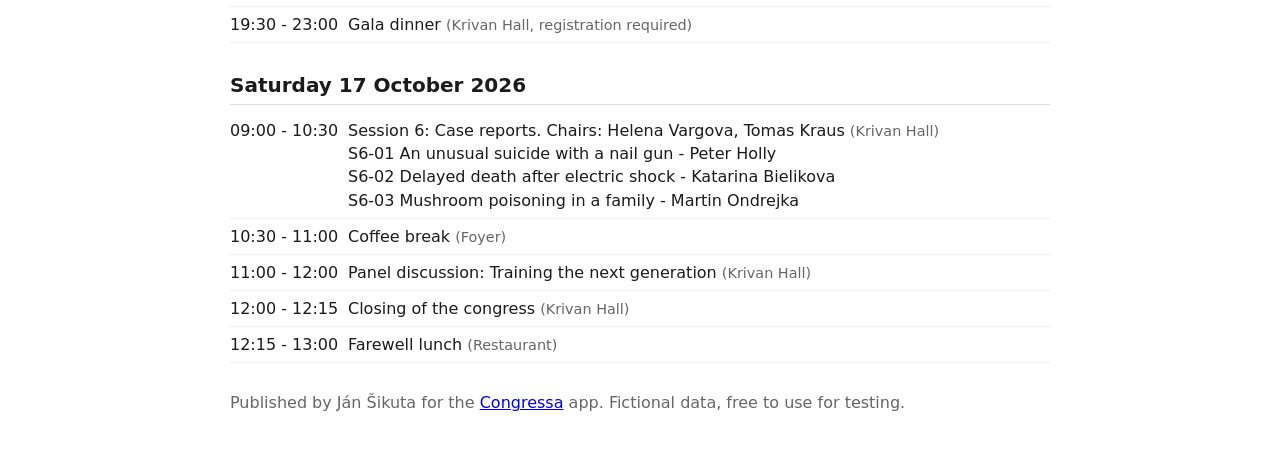
<file: ukazka/index.html>
<!doctype html>
<html lang="en">
<head>
<meta charset="utf-8"><meta http-equiv="Content-Security-Policy" content="default-src 'self'; script-src 'self'; style-src 'self' 'unsafe-inline'; img-src 'self' data:; font-src 'self' data:; media-src 'self'; connect-src 'self' https://forensika.goatcounter.com; object-src 'none'; base-uri 'self'; form-action 'none'; upgrade-insecure-requests"><meta name="referrer" content="strict-origin-when-cross-origin">
<meta name="viewport" content="width=device-width, initial-scale=1">
<title>Sample Congress 2026 - Programme</title>
<meta name="description" content="Fictional sample conference programme used by the Congressa app to demonstrate programme recognition. All names and talks are invented.">
<style>
  body { font-family: -apple-system, system-ui, sans-serif; max-width: 820px; margin: 0 auto; padding: 24px 16px; color: #1b1b1b; line-height: 1.45; }
  h1 { font-size: 26px; margin: 0 0 4px; } h2 { font-size: 20px; margin: 28px 0 8px; border-bottom: 1px solid #ddd; padding-bottom: 4px; }
  .muted { color: #666; } table { border-collapse: collapse; width: 100%; } td { vertical-align: top; padding: 6px 8px 6px 0; border-bottom: 1px solid #eee; }
  td.t { white-space: nowrap; width: 110px; font-variant-numeric: tabular-nums; } .room { color: #666; font-size: 90%; }
  .note { background: #f4f6f8; border-radius: 8px; padding: 10px 14px; margin: 16px 0; font-size: 90%; }
</style>
</head>
<body>
<h1>Sample Congress 2026</h1>
<p class="muted">Forensic Medicine Sample Congress · 15 to 17 October 2026 · Grand Hotel Permon, Podbanske, Slovakia</p>
<p class="note">This is a fictional sample programme published by the author of the Congressa app so that anyone can try the "programme from a website" recognition. All names, talks and rooms are invented. Nothing here refers to a real conference.</p>

<h2>Thursday 15 October 2026</h2>
<table>
<tr><td class="t">08:00 - 09:00</td><td>Registration and welcome coffee <span class="room">(Foyer)</span></td></tr>
<tr><td class="t">09:00 - 09:20</td><td>Opening of the congress <span class="room">(Krivan Hall)</span></td></tr>
<tr><td class="t">09:20 - 10:00</td><td>Keynote: Forensic medicine in 2026, where are we heading? - Helena Vargova <span class="room">(Krivan Hall)</span></td></tr>
<tr><td class="t">10:00 - 10:30</td><td>Coffee break <span class="room">(Foyer)</span></td></tr>
<tr><td class="t">10:30 - 12:00</td><td>Session 1: Trauma and injury dating. Chairs: Tomas Kraus, Ivana Meszarosova <span class="room">(Krivan Hall)</span><br>
  S1-01 Dating of bruises by spectrophotometry - Peter Holly<br>
  S1-02 Histological age estimation of skin wounds - Katarina Bielikova<br>
  S1-03 Fracture healing stages in children - Martin Ondrejka</td></tr>
<tr><td class="t">12:00 - 13:00</td><td>Lunch <span class="room">(Restaurant)</span></td></tr>
<tr><td class="t">13:00 - 14:30</td><td>Session 2: Forensic toxicology. Chair: Helena Vargova <span class="room">(Krivan Hall)</span><br>
  S2-01 New psychoactive substances in post-mortem blood - Tomas Kraus<br>
  S2-02 Ethanol production after death: a case series - Ivana Meszarosova<br>
  S2-03 Carbon monoxide poisoning in winter 2025 - Peter Holly</td></tr>
<tr><td class="t">14:30 - 16:00</td><td>Workshop: Microscopy for beginners - Katarina Bielikova <span class="room">(Rysy Seminar Room, registration required, 24 seats)</span></td></tr>
<tr><td class="t">16:00 - 16:30</td><td>Coffee break <span class="room">(Foyer)</span></td></tr>
<tr><td class="t">16:30 - 18:00</td><td>Poster session 1 <span class="room">(Gerlach Lounge)</span><br>
  P-01 Drowning diagnostics with diatom test - Martin Ondrejka<br>
  P-02 Hypothermia deaths in mountain areas - Helena Vargova<br>
  P-03 Sudden cardiac death in young athletes - Tomas Kraus</td></tr>
<tr><td class="t">19:30 - 22:00</td><td>Welcome evening with a welcome drink <span class="room">(Hotel terrace)</span></td></tr>
</table>

<h2>Friday 16 October 2026</h2>
<table>
<tr><td class="t">08:30 - 10:00</td><td>Session 3: Forensic imaging. Chairs: Peter Holly, Martin Ondrejka <span class="room">(Krivan Hall)</span><br>
  S3-01 Post-mortem CT in gunshot injuries - Ivana Meszarosova<br>
  S3-02 3D surface scanning of wounds - Katarina Bielikova<br>
  S3-03 Virtual autopsy: where it replaces the knife - Helena Vargova</td></tr>
<tr><td class="t">10:00 - 10:30</td><td>Coffee break <span class="room">(Foyer)</span></td></tr>
<tr><td class="t">10:30 - 12:00</td><td>Session 4: Identification. Chair: Katarina Bielikova <span class="room">(Krivan Hall)</span><br>
  S4-01 Dental identification after fire - Martin Ondrejka<br>
  S4-02 DNA from degraded samples - Tomas Kraus<br>
  S4-03 Facial reconstruction in practice - Peter Holly</td></tr>
<tr><td class="t">12:00 - 13:00</td><td>Lunch <span class="room">(Restaurant)</span></td></tr>
<tr><td class="t">13:00 - 14:30</td><td>Session 5: Legal medicine and the courts. Chair: Ivana Meszarosova <span class="room">(Gerlach Lounge)</span><br>
  S5-01 The expert witness in criminal proceedings - Helena Vargova<br>
  S5-02 Medical malpractice claims 2020 to 2025 - Katarina Bielikova<br>
  S5-03 Informed consent and the forensic autopsy - Martin Ondrejka</td></tr>
<tr><td class="t">14:30 - 16:00</td><td>Workshop: Photographing injuries - Peter Holly <span class="room">(Rysy Seminar Room, registration required, 24 seats)</span></td></tr>
<tr><td class="t">16:00 - 16:30</td><td>Coffee break <span class="room">(Foyer)</span></td></tr>
<tr><td class="t">16:30 - 17:30</td><td>Poster session 2 <span class="room">(Gerlach Lounge)</span><br>
  P-04 Traffic accidents and seat belt injuries - Ivana Meszarosova<br>
  P-05 Falls from height: patterns of injury - Tomas Kraus</td></tr>
<tr><td class="t">19:30 - 23:00</td><td>Gala dinner <span class="room">(Krivan Hall, registration required)</span></td></tr>
</table>

<h2>Saturday 17 October 2026</h2>
<table>
<tr><td class="t">09:00 - 10:30</td><td>Session 6: Case reports. Chairs: Helena Vargova, Tomas Kraus <span class="room">(Krivan Hall)</span><br>
  S6-01 An unusual suicide with a nail gun - Peter Holly<br>
  S6-02 Delayed death after electric shock - Katarina Bielikova<br>
  S6-03 Mushroom poisoning in a family - Martin Ondrejka</td></tr>
<tr><td class="t">10:30 - 11:00</td><td>Coffee break <span class="room">(Foyer)</span></td></tr>
<tr><td class="t">11:00 - 12:00</td><td>Panel discussion: Training the next generation <span class="room">(Krivan Hall)</span></td></tr>
<tr><td class="t">12:00 - 12:15</td><td>Closing of the congress <span class="room">(Krivan Hall)</span></td></tr>
<tr><td class="t">12:15 - 13:00</td><td>Farewell lunch <span class="room">(Restaurant)</span></td></tr>
</table>

<p class="muted" style="margin-top:28px">Published by Ján Šikuta for the <a href="https://dzanino.github.io/Congressa/">Congressa</a> app. Fictional data, free to use for testing.</p>
</body>
</html>
</file>
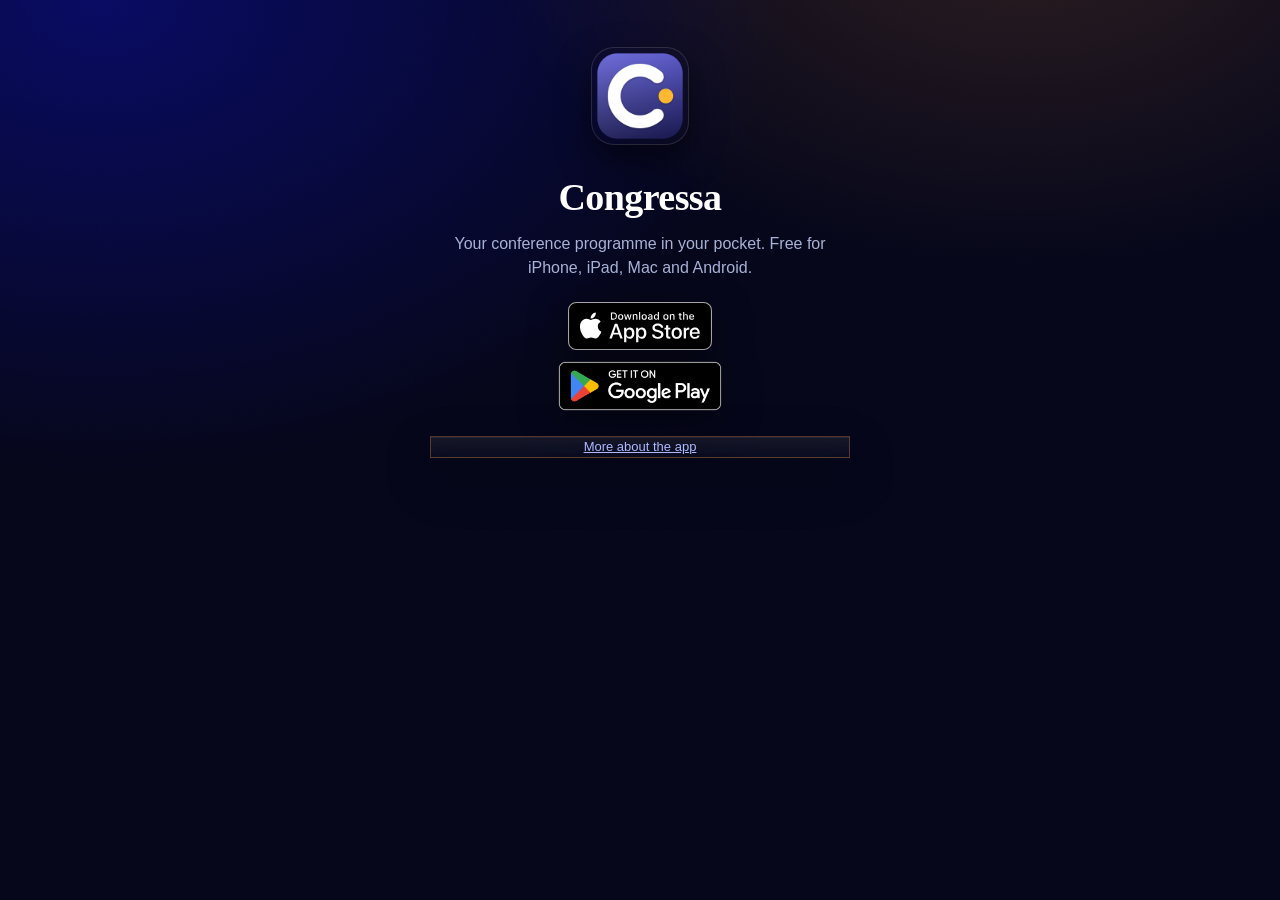
<file: app.html>
<!doctype html>
<html lang="sk">
<head>
<meta charset="utf-8"><meta http-equiv="Content-Security-Policy" content="default-src 'self'; script-src 'self' 'sha256-iSM+IGjqHcJqyuSMkrGY6JVBfqOdFdr7qW9CljsFSDA='; style-src 'self' 'unsafe-inline'; img-src 'self' data:; font-src 'self' data:; media-src 'self'; connect-src 'self' https://forensika.goatcounter.com; object-src 'none'; base-uri 'self'; form-action 'none'; upgrade-insecure-requests"><meta name="referrer" content="strict-origin-when-cross-origin">
<meta name="viewport" content="width=device-width, initial-scale=1">
<meta property="og:image" content="https://forensika.eu/img/og/congressa.png">
<link rel="canonical" href="https://dzanino.github.io/Congressa/app.html">
<title>Congressa - stiahnuť aplikáciu</title>
<meta name="description" content="Congressa zadarmo pre iPhone, iPad, Mac a Android. Tento odkaz vás pošle do správneho obchodu.">
<meta name="apple-itunes-app" content="app-id=6809326421">
<link rel="icon" href="assets/icon-256.png">
<style>
  :root{--ink:#0f172a;--muted:#64748b;--brand:#0B0E9D;--bg:#f6f7fb;--line:#e5e7ef}
  *{box-sizing:border-box}
  body{margin:0;font-family:-apple-system,BlinkMacSystemFont,"Segoe UI",Inter,Roboto,Helvetica,Arial,sans-serif;color:var(--ink);background:var(--bg);line-height:1.5}
  main{max-width:460px;margin:0 auto;padding:48px 20px;text-align:center}
  img.icon{width:96px;height:96px;border-radius:22px;box-shadow:0 10px 30px rgba(11,14,157,.2)}
  h1{font-size:26px;margin:18px 0 6px}
  p{color:var(--muted);margin:0 0 22px}
  .stores{display:flex;flex-direction:column;align-items:center;gap:12px}
  .stores img{height:48px;display:block}
  .stores img.gp{height:72px;margin:-12px -10px}
  .note{font-size:13px;margin-top:26px}
  a{color:var(--brand)}
</style>
<link rel="stylesheet" href="glam.css?v=20261104b">
</head>
<body>
<main>
  <img class="icon" src="assets/icon-256.png" alt="Congressa">
  <h1>Congressa</h1>
  <p id="lead">Program konferencie vo vrecku. Zadarmo pre iPhone, iPad, Mac a Android.</p>
  <div class="stores">
    <a id="as" href="https://apps.apple.com/app/congressa/id6809326421"><img src="assets/appstore-badge.svg" alt="Download on the App Store"></a>
    <a id="gp" href="https://play.google.com/store/apps/details?id=sk.sikuta.congressa"><img class="gp" src="assets/google-play-badge.png" alt="Get it on Google Play"></a>
  </div>
  <p class="note"><a href="index.html" id="more">Viac o aplikácii</a></p>
</main>
<script>
// Jeden odkaz / QR kód pre všetkých: Android → Google Play, iPhone/iPad/Mac → App Store, inak zostane voľba.
(function () {
  var ua = navigator.userAgent || '';
  var AS = 'https://apps.apple.com/app/congressa/id6809326421';
  var GP = 'https://play.google.com/store/apps/details?id=sk.sikuta.congressa';
  var TX = {
    sk: ['Program konferencie vo vrecku. Zadarmo pre iPhone, iPad, Mac a Android.', 'Viac o aplikácii'],
    cs: ['Program konference v kapse. Zdarma pro iPhone, iPad, Mac a Android.', 'Více o aplikaci'],
    en: ['Your conference programme in your pocket. Free for iPhone, iPad, Mac and Android.', 'More about the app'],
    de: ['Ihr Konferenzprogramm in der Tasche. Kostenlos für iPhone, iPad, Mac und Android.', 'Mehr über die App'],
    fr: ['Le programme de votre congrès dans la poche. Gratuit sur iPhone, iPad, Mac et Android.', 'En savoir plus sur l’app'],
    es: ['El programa de su congreso en el bolsillo. Gratis para iPhone, iPad, Mac y Android.', 'Más información sobre la app'],
    it: ['Il programma del congresso in tasca. Gratis per iPhone, iPad, Mac e Android.', 'Scopri di più sull’app'],
    uk: ['Програма конференції в кишені. Безкоштовно для iPhone, iPad, Mac і Android.', 'Докладніше про застосунок'],
    hu: ['A konferenciaprogram a zsebében. Ingyenes iPhone-ra, iPadre, Macre és Androidra.', 'Többet az alkalmazásról'],
    pl: ['Program konferencji w kieszeni. Bezpłatnie na iPhone, iPad, Mac i Androida.', 'Więcej o aplikacji'],
    zh: ['会议日程，随身携带。iPhone、iPad、Mac 和 Android 免费使用。', '了解更多'],
    ja: ['カンファレンスのプログラムをポケットに。iPhone、iPad、Mac、Android で無料。', 'アプリについて詳しく'],
    ko: ['학술대회 프로그램을 주머니 속에. iPhone, iPad, Mac, Android에서 무료.', '앱 자세히 보기']
  };
  var nl = navigator.languages && navigator.languages.length ? navigator.languages : [navigator.language || 'en'];
  var lg = 'en';
  for (var i = 0; i < nl.length; i++) { var c = (nl[i] || '').slice(0, 2).toLowerCase(); if (TX[c]) { lg = c; break; } }
  document.documentElement.lang = lg;
  document.getElementById('lead').textContent = TX[lg][0];
  document.getElementById('more').textContent = TX[lg][1];
  if (/Android/i.test(ua)) { location.replace(GP); }
  else if (/iPhone|iPad|iPod/i.test(ua) || (/Macintosh/i.test(ua) && navigator.maxTouchPoints > 1)) { location.replace(AS); }
})();
</script>
</body>
</html>
</file>
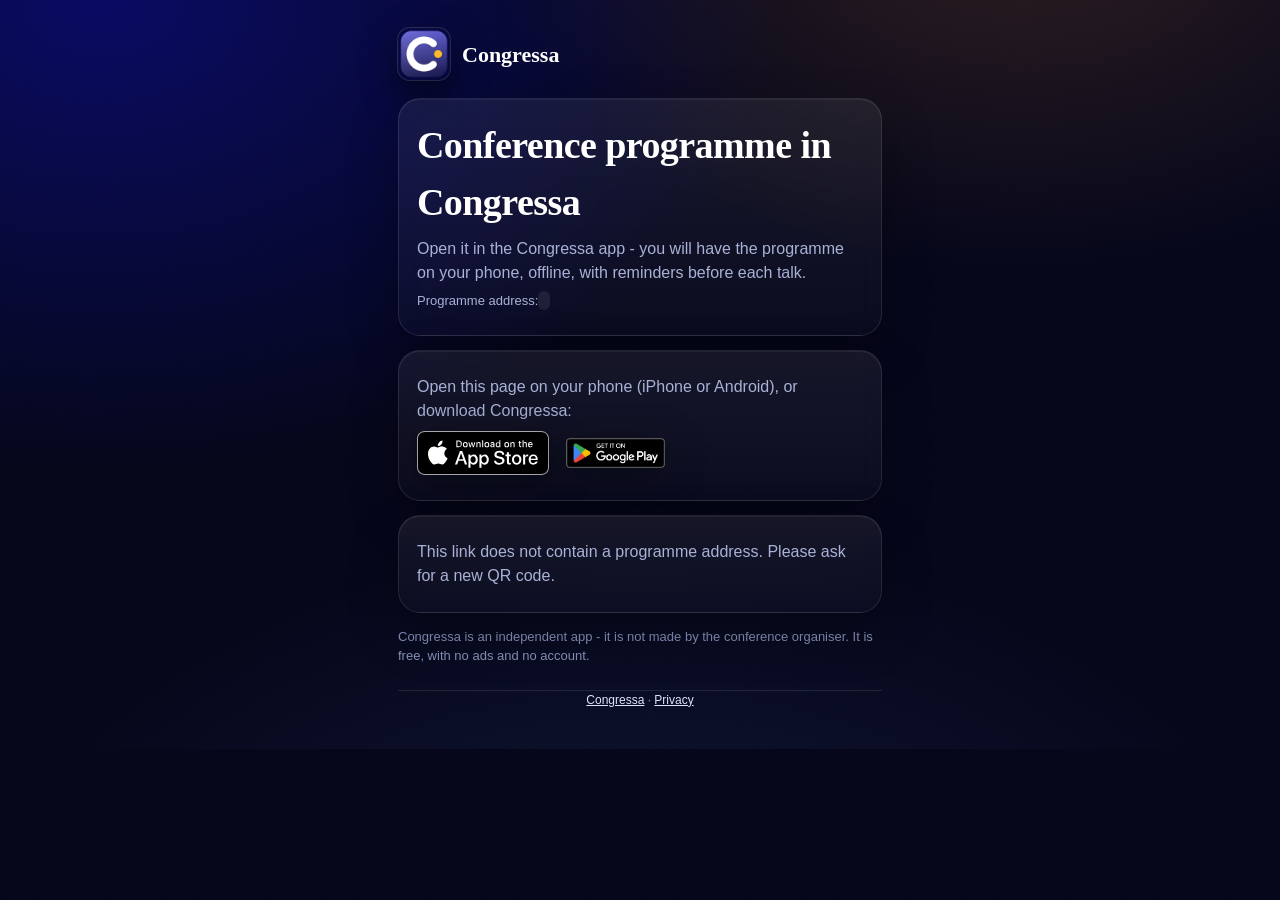
<file: open.html>
<!doctype html>
<html lang="sk">
<head>
<meta charset="utf-8"><meta http-equiv="Content-Security-Policy" content="default-src 'self'; script-src 'self' 'sha256-L0LtTazoIt2dz7fPiC5TX7ni9pBch9PDareAGqu3zjg=' 'sha256-N0IlLH/t4ZkTAx5/o7N2Vs+JCfLnyelxSGZG3zdab9c='; style-src 'self' 'unsafe-inline'; img-src 'self' data:; font-src 'self' data:; media-src 'self'; connect-src 'self' https://forensika.goatcounter.com; object-src 'none'; base-uri 'self'; form-action 'none'; upgrade-insecure-requests"><meta name="referrer" content="strict-origin-when-cross-origin">
<meta name="viewport" content="width=device-width, initial-scale=1">
<meta property="og:image" content="https://forensika.eu/img/og/congressa.png">
<link rel="canonical" href="https://dzanino.github.io/Congressa/open.html">
<meta name="robots" content="noindex">
<title>Congressa - program konferencie</title>
<link rel="icon" href="assets/icon-256.png">
<!--
  Spoločný odkaz z QR kódu a pozvánky (iPhone, iPad, Mac aj Android):
    open.html?kind=server|web&url=<adresa programu alebo webu konferencie>
  • Android: intent:// otvorí Congressu, ak je nainštalovaná; inak Google Play s parametrom referrer -
    appka si ho po inštalácii prečíta (Install Referrer) a načíta ten istý program.
  • iPhone/iPad: Smart App Banner + tlačidlo „Otvoriť v Congresse“ (congressa://). Pred cestou do App Store
    sa odkaz skopíruje do schránky - Congressa ho po prvom spustení ponúkne načítať.
  • Počítač: odkazy do oboch obchodov a adresa programu.
  Formát congressa:// je rovnaký ako v appkách (ProgramShare.swift / ProgramShare.kt).
-->
<script>
(function () {
  var q = new URLSearchParams(location.search);
  var k = q.get('kind');
  var kind = k === 'web' ? 'web' : (k === 'organizer' ? 'organizer' : 'server');
  var url = q.get('url') || '';
  // Pozvánka organizátora (kind=organizer): len https (heslo sa bude písať na tejto adrese).
  var ok = kind === 'organizer' ? /^https:\/\/[^\s\/]+/i.test(url) : /^https?:\/\/[^\s\/]+/i.test(url);
  var deep = kind === 'organizer' ? 'congressa://organizer?url=' + encodeURIComponent(url)
    : 'congressa://import?kind=' + encodeURIComponent(kind) + '&url=' + encodeURIComponent(url);
  window.CONGRESSA = { kind: kind, url: url, ok: ok, deep: deep };
  // Smart App Banner musí byť v <head> už pri načítaní - iOS potom pošle app-argument priamo do appky.
  if (ok) document.write('<meta name="apple-itunes-app" content="app-id=6809326421, app-argument=' + deep.replace(/"/g, '&quot;') + '">');
})();
</script>
<style>
  :root{--ink:#0f172a;--muted:#64748b;--brand:#0B0E9D;--bg:#f6f7fb;--card:#fff;--line:#e5e7ef}
  *{box-sizing:border-box}
  body{margin:0;font-family:-apple-system,BlinkMacSystemFont,"Segoe UI",Roboto,Helvetica,Arial,sans-serif;color:var(--ink);background:var(--bg);line-height:1.5}
  main{max-width:520px;margin:0 auto;padding:28px 18px 40px}
  .top{display:flex;align-items:center;gap:12px;margin-bottom:18px}
  .top img{width:52px;height:52px;border-radius:12px}
  .top b{font-size:22px}
  .card{background:var(--card);border:1px solid var(--line);border-radius:16px;padding:18px;margin:14px 0}
  h1{font-size:22px;margin:0 0 6px}
  p{margin:6px 0;color:var(--muted)}
  .btn{display:block;text-align:center;padding:14px 16px;border-radius:12px;background:var(--brand);color:#fff;text-decoration:none;font-weight:600;font-size:17px;margin:10px 0;border:0;width:100%;cursor:pointer;font-family:inherit}
  .btn.sec{background:#fff;color:var(--brand);border:1px solid var(--line)}
  code{font-size:13px;word-break:break-all;background:#eef0fb;padding:2px 6px;border-radius:6px;color:var(--ink)}
  .small{font-size:13px}
  .hide{display:none}
  .badges{display:flex;gap:10px;flex-wrap:wrap;margin-top:8px}
  .badges img{height:44px}
  footer{font-size:12px;color:var(--muted);text-align:center;margin-top:24px}
</style>
<link rel="stylesheet" href="glam.css?v=20261104b">
</head>
<body>
<main>
  <div class="top"><img src="assets/icon-256.png" alt=""><b>Congressa</b></div>

  <div class="card">
    <h1 id="t-title"></h1>
    <p id="t-lead"></p>
    <p class="small"><span id="t-address"></span> <code id="addr"></code></p>
  </div>

  <div class="card" id="box-android">
    <a class="btn" id="a-open-android" href="#"></a>
    <a class="btn sec" id="a-play" href="#"></a>
    <p class="small" id="t-android"></p>
  </div>

  <div class="card" id="box-ios">
    <a class="btn" id="a-open-ios" href="#"></a>
    <button class="btn sec" id="b-appstore" type="button"></button>
    <p class="small" id="t-ios"></p>
  </div>

  <div class="card" id="box-desktop">
    <p id="t-desktop"></p>
    <div class="badges">
      <a id="d-appstore" href="https://apps.apple.com/app/id6809326421"><img src="assets/appstore-badge.svg" alt="App Store"></a>
      <a id="d-play" href="https://play.google.com/store/apps/details?id=sk.sikuta.congressa"><img src="assets/google-play-badge.png" alt="Google Play"></a>
    </div>
  </div>

  <div class="card hide" id="box-web">
    <a class="btn sec" id="a-web-admin" href="#"></a>
    <p class="small" id="t-web"></p>
  </div>

  <div class="card hide" id="box-bad"><p id="t-bad"></p></div>

  <p class="small" id="t-indep"></p>
  <footer><a href="index.html">Congressa</a> · <a href="privacy.html" id="t-privacy"></a></footer>
</main>

<script>
(function () {
  var T = {
    sk: {title:'Program konferencie v Congresse', lead:'Otvorte ho v aplikácii Congressa - program budete mať v telefóne aj offline, s pripomienkami pred prednáškami.', address:'Adresa programu:', open:'Otvoriť v Congresse', play:'Stiahnuť z Google Play', appstore:'Stiahnuť z App Store', android:'Ak Congressu ešte nemáte, Google Play ju nainštaluje a po prvom otvorení sa program načíta sám.', ios:'Ak Congressu ešte nemáte: stiahnite ju, otvorte a ťuknite na „Vložiť odkaz na program“ - odkaz sme skopírovali. Alebo sa po inštalácii vráťte na túto stránku a ťuknite na „Otvoriť v Congresse“.', desktop:'Otvorte túto stránku v telefóne (iPhone alebo Android), alebo si stiahnite Congressu:', bad:'Odkaz neobsahuje adresu programu. Požiadajte o nový QR kód.', indep:'Congressa je nezávislá aplikácia - nevyrába ju organizátor konferencie. Je zadarmo, bez reklám a bez účtu.', privacy:'Ochrana súkromia'},
    cs: {title:'Program konference v Congresse', lead:'Otevřete ho v aplikaci Congressa - program budete mít v telefonu i offline, s připomínkami před přednáškami.', address:'Adresa programu:', open:'Otevřít v Congresse', play:'Stáhnout z Google Play', appstore:'Stáhnout z App Store', android:'Pokud Congressu ještě nemáte, Google Play ji nainstaluje a po prvním otevření se program načte sám.', ios:'Pokud Congressu ještě nemáte: stáhněte ji, otevřete a klepněte na „Vložit odkaz na program“ - odkaz jsme zkopírovali. Nebo se po instalaci vraťte na tuto stránku a klepněte na „Otevřít v Congresse“.', desktop:'Otevřete tuto stránku v telefonu (iPhone nebo Android), nebo si stáhněte Congressu:', bad:'Odkaz neobsahuje adresu programu. Požádejte o nový QR kód.', indep:'Congressa je nezávislá aplikace - nevyrábí ji pořadatel konference. Je zdarma, bez reklam a bez účtu.', privacy:'Ochrana soukromí'},
    en: {title:'Conference programme in Congressa', lead:'Open it in the Congressa app - you will have the programme on your phone, offline, with reminders before each talk.', address:'Programme address:', open:'Open in Congressa', play:'Get it on Google Play', appstore:'Download on the App Store', android:'If you do not have Congressa yet, Google Play installs it and the programme loads by itself the first time you open it.', ios:'If you do not have Congressa yet: download it, open it and tap “Paste programme link” - we copied the link for you. Or come back to this page after installing and tap “Open in Congressa”.', desktop:'Open this page on your phone (iPhone or Android), or download Congressa:', bad:'This link does not contain a programme address. Please ask for a new QR code.', indep:'Congressa is an independent app - it is not made by the conference organiser. It is free, with no ads and no account.', privacy:'Privacy'},
    de: {title:'Konferenzprogramm in Congressa', lead:'Öffnen Sie es in der App Congressa - das Programm ist dann offline auf Ihrem Telefon, mit Erinnerungen vor jedem Vortrag.', address:'Adresse des Programms:', open:'In Congressa öffnen', play:'Bei Google Play laden', appstore:'Im App Store laden', android:'Wenn Sie Congressa noch nicht haben, installiert Google Play die App und das Programm lädt beim ersten Öffnen von selbst.', ios:'Wenn Sie Congressa noch nicht haben: laden, öffnen und auf „Programm-Link einfügen“ tippen - wir haben den Link kopiert. Oder nach der Installation zu dieser Seite zurückkehren und „In Congressa öffnen“ tippen.', desktop:'Öffnen Sie diese Seite auf Ihrem Telefon (iPhone oder Android) oder laden Sie Congressa:', bad:'Dieser Link enthält keine Programmadresse. Bitte fordern Sie einen neuen QR-Code an.', indep:'Congressa ist eine unabhängige App - sie stammt nicht vom Veranstalter der Konferenz. Kostenlos, ohne Werbung und ohne Konto.', privacy:'Datenschutz'},
    fr: {title:'Programme du congrès dans Congressa', lead:'Ouvrez-le dans l’app Congressa - le programme sera sur votre téléphone, même hors ligne, avec des rappels avant chaque intervention.', address:'Adresse du programme :', open:'Ouvrir dans Congressa', play:'Disponible sur Google Play', appstore:'Télécharger dans l’App Store', android:'Si vous n’avez pas encore Congressa, Google Play l’installe et le programme se charge tout seul à la première ouverture.', ios:'Si vous n’avez pas encore Congressa : téléchargez-la, ouvrez-la et touchez « Coller le lien du programme » - nous avons copié le lien. Ou revenez sur cette page après l’installation et touchez « Ouvrir dans Congressa ».', desktop:'Ouvrez cette page sur votre téléphone (iPhone ou Android), ou téléchargez Congressa :', bad:'Ce lien ne contient pas d’adresse de programme. Demandez un nouveau QR code.', indep:'Congressa est une app indépendante - elle n’est pas éditée par l’organisateur du congrès. Gratuite, sans publicité et sans compte.', privacy:'Confidentialité'},
    es: {title:'Programa del congreso en Congressa', lead:'Ábralo en la app Congressa: tendrá el programa en el teléfono, también sin conexión, con avisos antes de cada ponencia.', address:'Dirección del programa:', open:'Abrir en Congressa', play:'Disponible en Google Play', appstore:'Descargar en el App Store', android:'Si aún no tiene Congressa, Google Play la instala y el programa se carga solo la primera vez que la abra.', ios:'Si aún no tiene Congressa: descárguela, ábrala y toque «Pegar enlace del programa» - hemos copiado el enlace. O vuelva a esta página tras instalarla y toque «Abrir en Congressa».', desktop:'Abra esta página en su teléfono (iPhone o Android) o descargue Congressa:', bad:'Este enlace no contiene la dirección de un programa. Pida un nuevo código QR.', indep:'Congressa es una app independiente: no la hace el organizador del congreso. Es gratuita, sin anuncios y sin cuenta.', privacy:'Privacidad'},
    it: {title:'Programma del congresso in Congressa', lead:'Aprilo nell’app Congressa: avrai il programma sul telefono, anche offline, con promemoria prima di ogni relazione.', address:'Indirizzo del programma:', open:'Apri in Congressa', play:'Disponibile su Google Play', appstore:'Scarica dall’App Store', android:'Se non hai ancora Congressa, Google Play la installa e il programma si carica da solo alla prima apertura.', ios:'Se non hai ancora Congressa: scaricala, aprila e tocca «Incolla link del programma» - abbiamo copiato il link. Oppure torna su questa pagina dopo l’installazione e tocca «Apri in Congressa».', desktop:'Apri questa pagina sul telefono (iPhone o Android) oppure scarica Congressa:', bad:'Questo link non contiene l’indirizzo di un programma. Chiedi un nuovo codice QR.', indep:'Congressa è un’app indipendente: non è realizzata dall’organizzatore del congresso. Gratuita, senza pubblicità e senza account.', privacy:'Privacy'},
    uk: {title:'Програма конференції в Congressa', lead:'Відкрийте її в застосунку Congressa - програма буде у вашому телефоні навіть офлайн, з нагадуваннями перед кожною доповіддю.', address:'Адреса програми:', open:'Відкрити в Congressa', play:'Завантажити з Google Play', appstore:'Завантажити з App Store', android:'Якщо у вас ще немає Congressa, Google Play її встановить, і програма завантажиться сама під час першого відкриття.', ios:'Якщо у вас ще немає Congressa: завантажте її, відкрийте й торкніться «Вставити посилання на програму» - ми скопіювали посилання. Або після встановлення поверніться на цю сторінку й торкніться «Відкрити в Congressa».', desktop:'Відкрийте цю сторінку в телефоні (iPhone або Android) або завантажте Congressa:', bad:'Посилання не містить адреси програми. Попросіть новий QR-код.', indep:'Congressa - незалежний застосунок, його не створює організатор конференції. Безкоштовно, без реклами й без облікового запису.', privacy:'Конфіденційність'},
    hu: {title:'Konferenciaprogram a Congressában', lead:'Nyissa meg a Congressa alkalmazásban - a program a telefonján lesz, offline is, emlékeztetőkkel minden előadás előtt.', address:'A program címe:', open:'Megnyitás a Congressában', play:'Letöltés a Google Playről', appstore:'Letöltés az App Store-ból', android:'Ha még nincs meg a Congressa, a Google Play telepíti, és az első megnyitáskor a program magától betöltődik.', ios:'Ha még nincs meg a Congressa: töltse le, nyissa meg, és koppintson a „Programhivatkozás beillesztése” gombra - a hivatkozást már kimásoltuk. Vagy a telepítés után térjen vissza erre az oldalra, és koppintson a „Megnyitás a Congressában” gombra.', desktop:'Nyissa meg ezt az oldalt a telefonján (iPhone vagy Android), vagy töltse le a Congressát:', bad:'A hivatkozás nem tartalmaz programcímet. Kérjen új QR-kódot.', indep:'A Congressa független alkalmazás - nem a konferencia szervezője készítette. Ingyenes, hirdetések és fiók nélkül.', privacy:'Adatvédelem'},
    pl: {title:'Program konferencji w Congressa', lead:'Otwórz go w aplikacji Congressa - program będzie w Twoim telefonie, także offline, z przypomnieniami przed każdym wystąpieniem.', address:'Adres programu:', open:'Otwórz w Congressa', play:'Pobierz z Google Play', appstore:'Pobierz z App Store', android:'Jeśli nie masz jeszcze Congressy, Google Play ją zainstaluje, a program wczyta się sam przy pierwszym otwarciu.', ios:'Jeśli nie masz jeszcze Congressy: pobierz ją, otwórz i stuknij „Wklej odnośnik do programu” - skopiowaliśmy odnośnik. Albo po instalacji wróć na tę stronę i stuknij „Otwórz w Congressa”.', desktop:'Otwórz tę stronę w telefonie (iPhone lub Android) albo pobierz Congressę:', bad:'Ten odnośnik nie zawiera adresu programu. Poproś o nowy kod QR.', indep:'Congressa to niezależna aplikacja - nie tworzy jej organizator konferencji. Jest bezpłatna, bez reklam i bez konta.', privacy:'Prywatność'},
    zh: {title:'Congressa 中的会议日程', lead:'在 Congressa 应用中打开：日程会保存在您的手机里，离线也能使用，并在每场报告前提醒您。', address:'日程地址：', open:'在 Congressa 中打开', play:'从 Google Play 下载', appstore:'从 App Store 下载', android:'如果您还没有 Congressa，Google Play 会为您安装，首次打开后日程会自动载入。', ios:'如果您还没有 Congressa：请先下载并打开，然后点按“粘贴日程链接”，链接已为您复制。或者安装后回到本页，点按“在 Congressa 中打开”。', desktop:'请在手机（iPhone 或 Android）上打开本页，或下载 Congressa：', bad:'此链接不包含日程地址。请重新索取二维码。', indep:'Congressa 是一款独立应用，并非由会议主办方制作。免费，无广告，无需账号。', privacy:'隐私'},
    ja: {title:'Congressa のカンファレンスプログラム', lead:'Congressa アプリで開いてください。プログラムがスマートフォンに保存され、オフラインでも使え、各講演の前にリマインダーが届きます。', address:'プログラムのアドレス：', open:'Congressa で開く', play:'Google Play で入手', appstore:'App Store からダウンロード', android:'Congressa をまだお持ちでない場合は Google Play がインストールし、初回起動時にプログラムが自動で読み込まれます。', ios:'Congressa をまだお持ちでない場合：ダウンロードして開き、「プログラムのリンクを貼り付け」をタップしてください。リンクはコピー済みです。インストール後にこのページへ戻り、「Congressa で開く」をタップする方法もあります。', desktop:'このページをスマートフォン（iPhone または Android）で開くか、Congressa をダウンロードしてください：', bad:'このリンクにはプログラムのアドレスが含まれていません。新しい QR コードをご依頼ください。', indep:'Congressa は独立したアプリで、学会の主催者が作ったものではありません。無料、広告なし、アカウント不要です。', privacy:'プライバシー'},
    ko: {title:'Congressa의 학술대회 프로그램', lead:'Congressa 앱에서 여세요. 프로그램이 휴대폰에 저장되어 오프라인에서도 볼 수 있고, 각 발표 전에 알림을 받습니다.', address:'프로그램 주소:', open:'Congressa에서 열기', play:'Google Play에서 받기', appstore:'App Store에서 다운로드', android:'Congressa가 아직 없다면 Google Play가 설치하며, 처음 열 때 프로그램이 자동으로 불러와집니다.', ios:'Congressa가 아직 없다면: 다운로드하여 열고 “프로그램 링크 붙여넣기”를 탭하세요. 링크는 이미 복사해 두었습니다. 또는 설치 후 이 페이지로 돌아와 “Congressa에서 열기”를 탭하세요.', desktop:'이 페이지를 휴대폰(iPhone 또는 Android)에서 열거나 Congressa를 다운로드하세요:', bad:'이 링크에는 프로그램 주소가 없습니다. 새 QR 코드를 요청하세요.', indep:'Congressa는 독립 앱이며 학술대회 주최자가 만든 것이 아닙니다. 무료이며 광고와 계정이 없습니다.', privacy:'개인정보 보호'}
  };
  // Pozvánka organizátora hostovanej konferencie (kind=organizer) - SK/CS/EN, ostatné jazyky po anglicky.
  var O = {
    sk: {title:'Administrácia konferencie', lead:'Dostali ste prístup na správu konferencie v Congresse: program, oznámenia, prihlášky, ankety a hlasovanie.', address:'Adresa konferencie:', open:'Prihlásiť sa v Congresse', ios:'Otvorí sa prihlásenie v aplikácii (Congressa 2.10 alebo novšia) s vyplnenou adresou - stačí zadať heslo, ktoré ste dostali zvlášť. Ak Congressu ešte nemáte, stiahnite ju z App Store a potom sa vráťte na túto stránku.', web:'Webová administrácia', webText:'Funguje v každom prehliadači, aj na Androide a počítači. Prihlásite sa tým istým heslom.', bad:'Odkaz neobsahuje adresu konferencie. Požiadajte o novú pozvánku.'},
    cs: {title:'Administrace konference', lead:'Dostali jste přístup ke správě konference v Congresse: program, oznámení, přihlášky, ankety a hlasování.', address:'Adresa konference:', open:'Přihlásit se v Congresse', ios:'Otevře se přihlášení v aplikaci (Congressa 2.10 nebo novější) s vyplněnou adresou - stačí zadat heslo, které jste dostali zvlášť. Pokud Congressu ještě nemáte, stáhněte ji z App Store a pak se vraťte na tuto stránku.', web:'Webová administrace', webText:'Funguje v každém prohlížeči, i na Androidu a počítači. Přihlásíte se stejným heslem.', bad:'Odkaz neobsahuje adresu konference. Požádejte o novou pozvánku.'},
    en: {title:'Conference administration', lead:'You have been given access to manage a conference in Congressa: programme, notifications, registrations, polls and voting.', address:'Conference address:', open:'Sign in in Congressa', ios:'This opens the sign-in in the app (Congressa 2.10 or later) with the address filled in - just enter the password you received separately. If you do not have Congressa yet, download it from the App Store and come back to this page.', web:'Web administration', webText:'Works in any browser, also on Android and a computer. Sign in with the same password.', bad:'This link does not contain a conference address. Please ask for a new invitation.'}
  };
  var langs = (navigator.languages || [navigator.language || 'en']).map(function (l) { return (l || '').slice(0, 2).toLowerCase(); });
  var lang = 'en';
  for (var i = 0; i < langs.length; i++) { if (T[langs[i]]) { lang = langs[i]; break; } }
  var L = T[lang];
  document.documentElement.lang = lang;
  function $(id) { return document.getElementById(id); }
  function set(id, text) { var e = $(id); if (e) e.textContent = text; }

  var C = window.CONGRESSA;
  var ua = navigator.userAgent || '';
  var android = /Android/i.test(ua);
  var ios = /iPhone|iPad|iPod/i.test(ua) || (/Macintosh/i.test(ua) && navigator.maxTouchPoints > 1);

  set('t-title', L.title); set('t-lead', L.lead); set('t-address', L.address); set('addr', C.url);
  set('a-open-android', L.open); set('a-play', L.play); set('t-android', L.android);
  set('a-open-ios', L.open); set('b-appstore', L.appstore); set('t-ios', L.ios);
  set('t-desktop', L.desktop); set('t-bad', L.bad); set('t-indep', L.indep); set('t-privacy', L.privacy);

  if (C.kind === 'organizer') {
    var OL = O[lang] || O.en;
    set('t-title', OL.title); set('t-lead', OL.lead); set('t-address', OL.address); set('t-bad', OL.bad);
    set('a-open-ios', OL.open); set('t-ios', OL.ios); set('a-web-admin', OL.web); set('t-web', OL.webText);
    $('box-android').classList.add('hide');
    if (!C.ok) { $('box-ios').classList.add('hide'); $('box-desktop').classList.add('hide'); $('box-bad').classList.remove('hide'); return; }
    $('a-web-admin').href = C.url.replace(/\/+$/, '') + '/admin';
    $('box-web').classList.remove('hide');
    if (ios) { $('box-desktop').classList.add('hide'); $('a-open-ios').href = C.deep; $('b-appstore').addEventListener('click', function () { location.href = 'https://apps.apple.com/app/id6809326421'; }); }
    else if (/Macintosh/i.test(ua)) { $('box-ios').classList.remove('hide'); $('box-desktop').classList.add('hide'); $('a-open-ios').href = C.deep; $('b-appstore').addEventListener('click', function () { location.href = 'https://apps.apple.com/app/id6809326421?platform=mac'; }); }
    else { $('box-ios').classList.add('hide'); $('box-desktop').classList.add('hide'); }
    return;
  }

  var PLAY = 'https://play.google.com/store/apps/details?id=sk.sikuta.congressa';
  var APPSTORE = 'https://apps.apple.com/app/id6809326421';
  // Google Play odovzdá „referrer" appke po inštalácii (Install Referrer API) - appka z neho vyberie congressa_link.
  var playRef = PLAY + '&referrer=' + encodeURIComponent('congressa_link=' + encodeURIComponent(C.deep));
  var intent = 'intent://import?kind=' + encodeURIComponent(C.kind) + '&url=' + encodeURIComponent(C.url) +
    '#Intent;scheme=congressa;package=sk.sikuta.congressa;S.browser_fallback_url=' + encodeURIComponent(playRef) + ';end';

  if (!C.ok) {
    ['box-android', 'box-ios'].forEach(function (id) { $(id).classList.add('hide'); });
    $('box-bad').classList.remove('hide');
    return;
  }
  $('d-play').href = playRef;
  if (android) {
    $('box-ios').classList.add('hide'); $('box-desktop').classList.add('hide');
    $('a-open-android').href = intent;
    $('a-play').href = playRef;
    // Raz automaticky: s Congressou sa otvorí program, bez nej Google Play.
    if (!sessionStorage.getItem('congressa-tried')) { sessionStorage.setItem('congressa-tried', '1'); location.href = intent; }
  } else if (ios) {
    $('box-android').classList.add('hide'); $('box-desktop').classList.add('hide');
    $('a-open-ios').href = C.deep;
    $('b-appstore').addEventListener('click', function () {
      // Odkaz do schránky - Congressa ho po prvom spustení ponúkne („Vložiť odkaz na program").
      var go = function () { location.href = APPSTORE; };
      try { navigator.clipboard.writeText(location.href).then(go, go); } catch (e) { go(); }
    });
  } else {
    $('box-android').classList.add('hide'); $('box-ios').classList.add('hide');
  }
})();
</script>
</body>
</html>
</file>
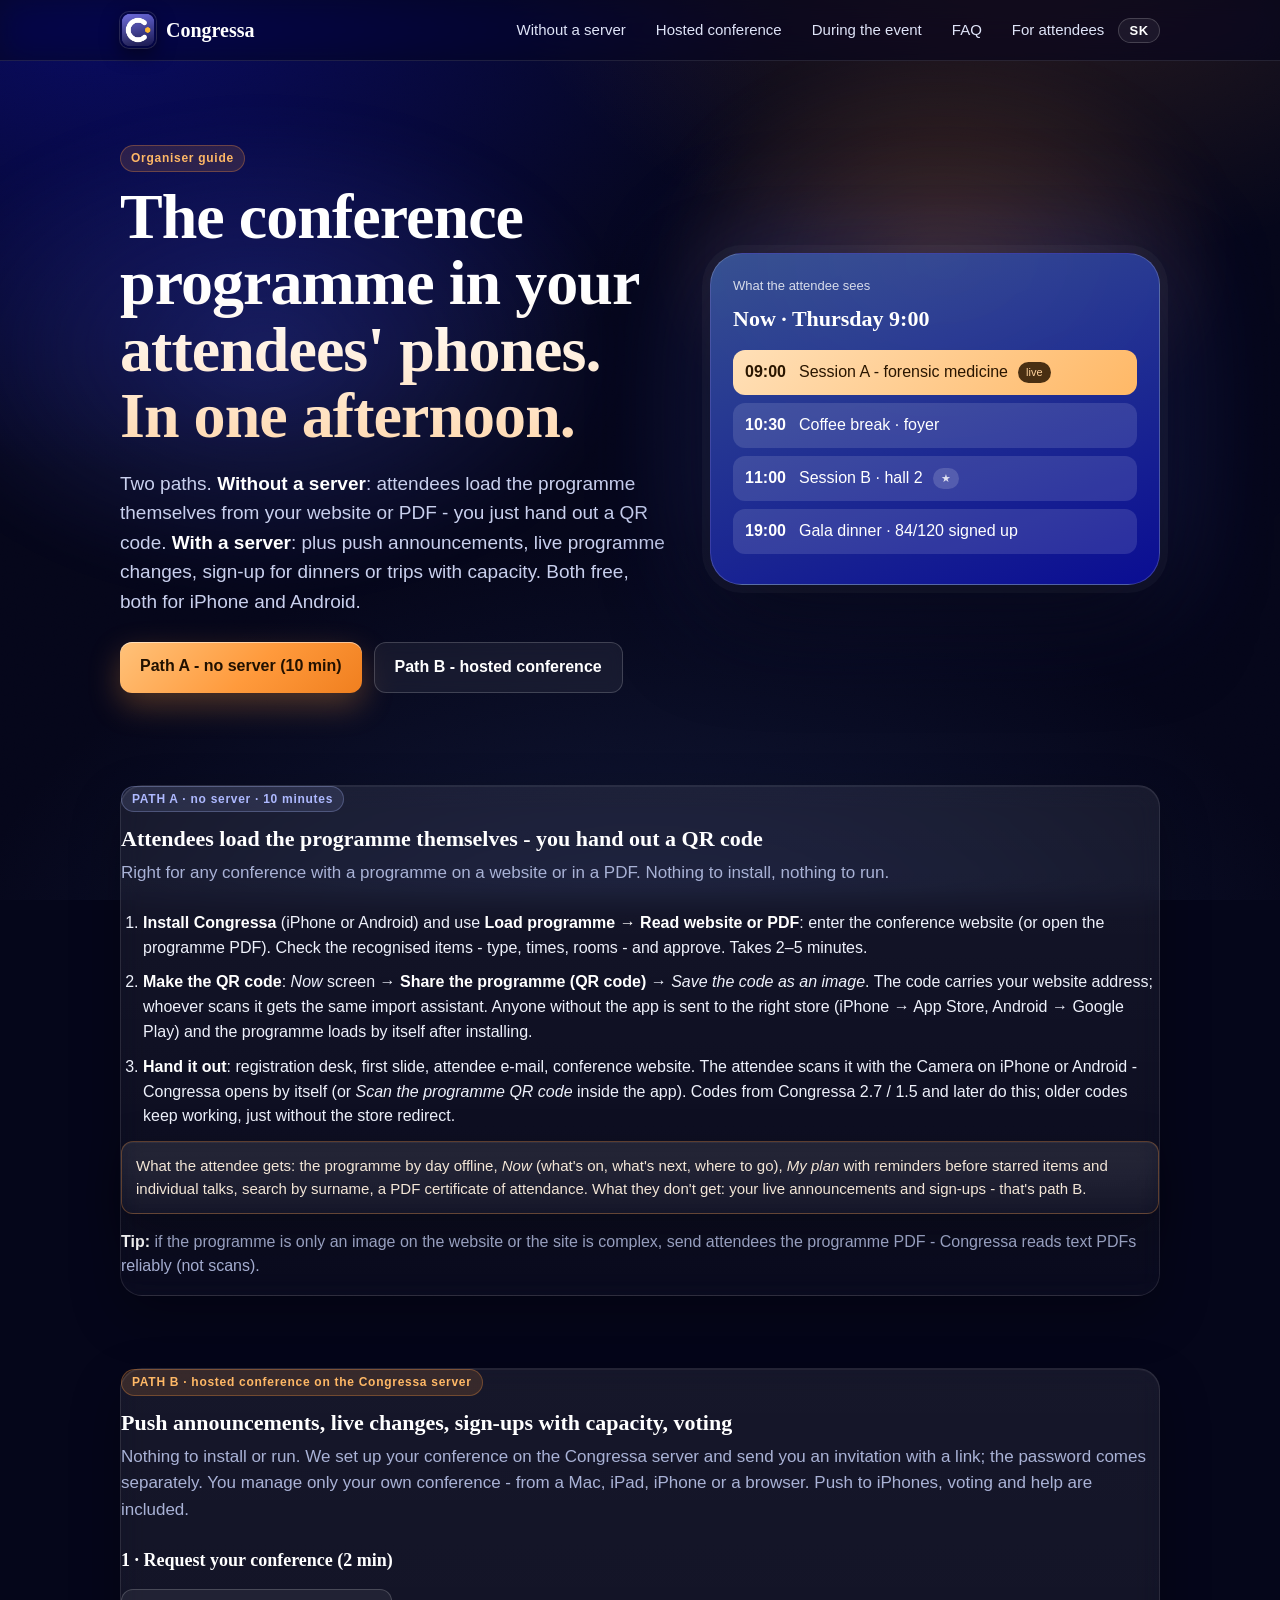
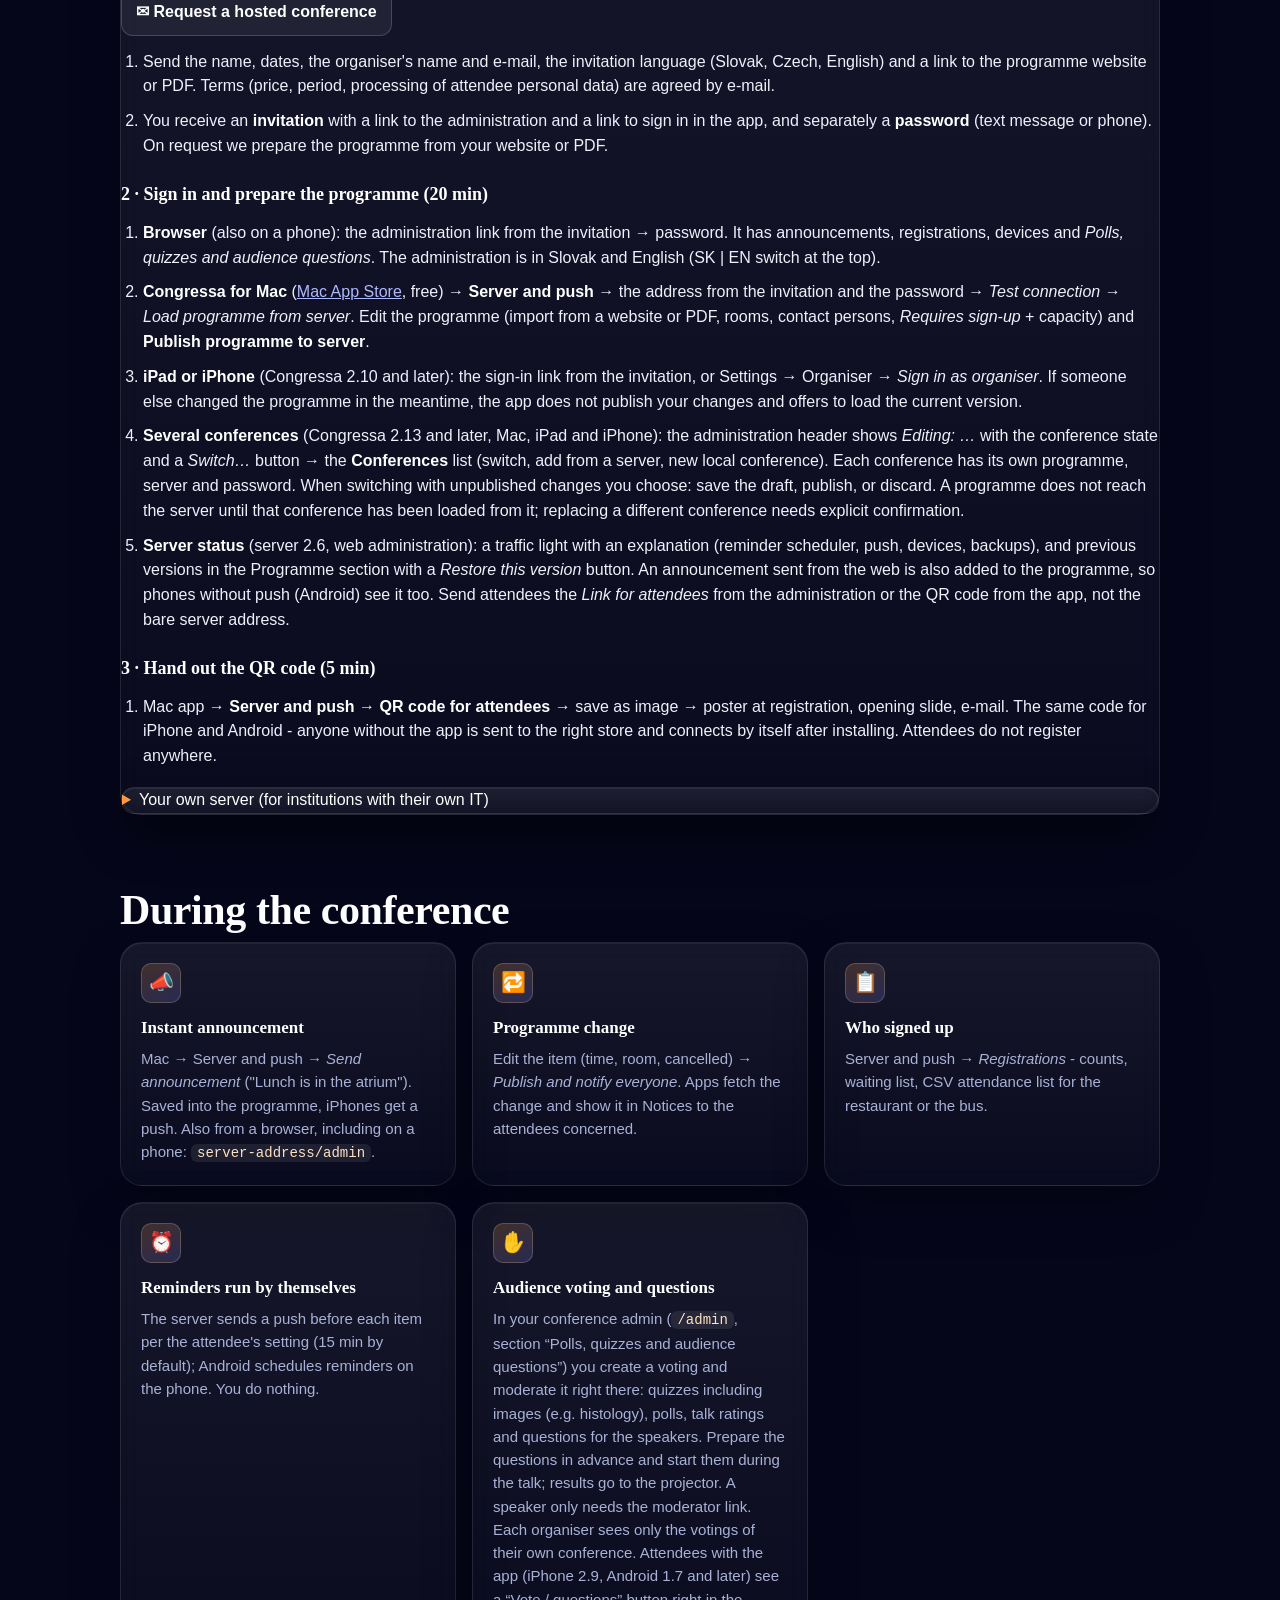
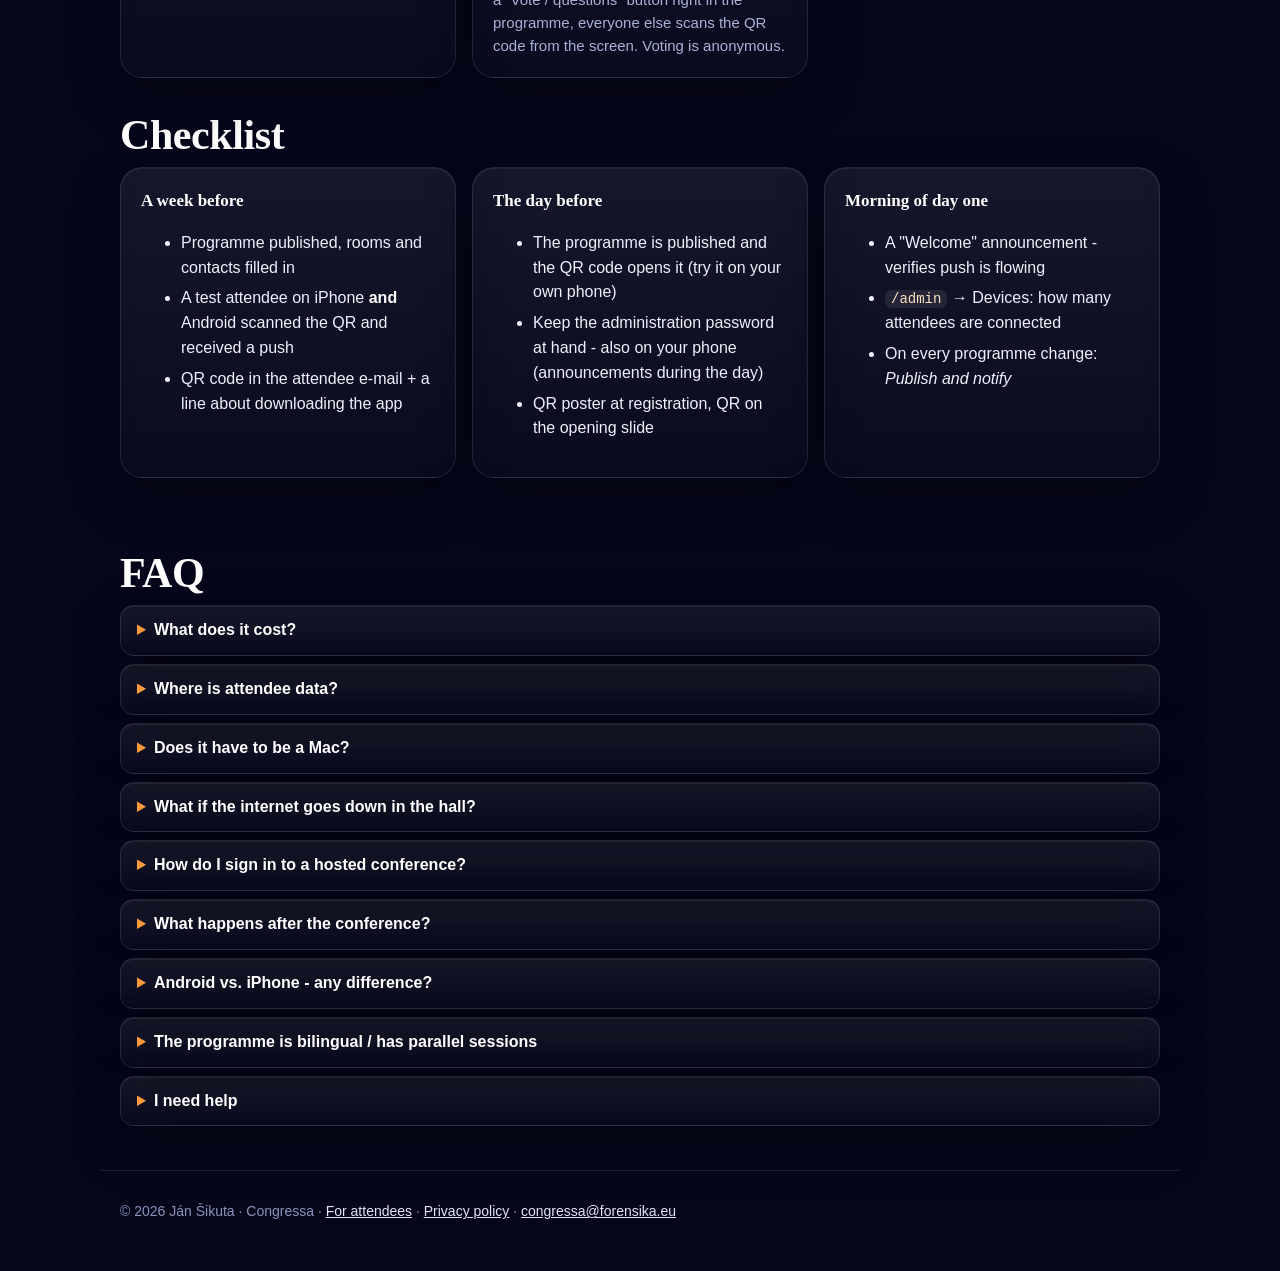
<file: organizator.html>
<!doctype html>
<html lang="sk">
<head>
<meta charset="utf-8"><meta http-equiv="Content-Security-Policy" content="default-src 'self'; script-src 'self' 'sha256-lHi/YM5A5uduls46IRYYqjXE/KrQENzPQVI6N6hw1OY='; style-src 'self' 'unsafe-inline'; img-src 'self' data:; font-src 'self' data:; media-src 'self'; connect-src 'self' https://forensika.goatcounter.com; object-src 'none'; base-uri 'self'; form-action 'none'; upgrade-insecure-requests"><meta name="referrer" content="strict-origin-when-cross-origin">
<meta name="viewport" content="width=device-width, initial-scale=1">
<link rel="canonical" href="https://dzanino.github.io/Congressa/organizator.html">
<title>Congressa pre organizátora - návod krok za krokom</title>
<meta name="description" content="Ako dať účastníkom konferencie program do telefónu s Congressou: bez servera za 10 minút (QR kód), alebo so serverom - push oznamy, prihlášky, kapacita. Návod pre organizátora, zadarmo.">
<meta property="og:title" content="Congressa pre organizátora - návod">
<meta property="og:description" content="Program konferencie do telefónov účastníkov: QR kód za 10 minút, alebo hostovaná konferencia s push oznamami, prihláškami a hlasovaním.">
<meta property="og:image" content="https://dzanino.github.io/Congressa/assets/icon-512.png">
<link rel="icon" href="assets/icon-256.png">
<style>
  :root{--ink:#0f172a;--muted:#64748b;--brand:#0B0E9D;--brand2:#3f5ea7;--bg:#f6f7fb;--card:#fff;--line:#e5e7ef;--accent:#e0801f}
  *{box-sizing:border-box}body{margin:0;font-family:-apple-system,BlinkMacSystemFont,"Segoe UI",Inter,Roboto,Helvetica,Arial,sans-serif;color:var(--ink);background:var(--bg);line-height:1.55}
  a{color:var(--brand)}
  header{position:sticky;top:0;background:rgba(246,247,251,.9);backdrop-filter:saturate(180%) blur(10px);border-bottom:1px solid var(--line);z-index:9}
  .nav{max-width:1080px;margin:0 auto;padding:12px 20px;display:flex;align-items:center;gap:14px}
  .nav img{width:36px;height:36px;border-radius:9px}.nav b{font-size:18px}.nav .sp{flex:1}
  .nav a{text-decoration:none;color:var(--ink);font-weight:500;margin-left:16px;font-size:15px}
  .lang{border:1px solid var(--line);border-radius:999px;padding:4px 10px;background:#fff;cursor:pointer;font-size:13px}
  .hero{max-width:1080px;margin:0 auto;padding:64px 20px 32px;display:grid;grid-template-columns:1.1fr .9fr;gap:40px;align-items:center}
  h1{font-size:44px;line-height:1.1;margin:0 0 16px;letter-spacing:-.5px}
  .lead{font-size:19px;color:var(--muted);max-width:560px}
  .cta{display:flex;gap:12px;flex-wrap:wrap;margin-top:26px}
  .btn{display:inline-block;padding:12px 20px;border-radius:12px;background:var(--brand);color:#fff;text-decoration:none;font-weight:600}
  .btn.sec{background:#fff;color:var(--brand);border:1px solid var(--line)}
  .phone{background:linear-gradient(160deg,var(--brand2),var(--brand));border-radius:28px;padding:22px;color:#fff;box-shadow:0 20px 60px rgba(11,14,157,.25)}
  .phone .t{font-size:13px;opacity:.8}.phone h3{margin:6px 0 14px;font-size:22px}
  .row{background:rgba(255,255,255,.12);border-radius:12px;padding:10px 12px;margin:8px 0;display:flex;gap:10px;align-items:center}
  .row .time{font-variant-numeric:tabular-nums;font-weight:700;min-width:44px}.row .k{font-size:11px;opacity:.85;background:rgba(255,255,255,.18);padding:2px 8px;border-radius:999px}
  .live{background:#fff;color:var(--brand)}
  section{max-width:1080px;margin:0 auto;padding:36px 20px}
  h2{font-size:30px;margin:0 0 8px;letter-spacing:-.3px}.sub{color:var(--muted);margin:0 0 24px;font-size:17px}
  .grid{display:grid;grid-template-columns:repeat(auto-fit,minmax(250px,1fr));gap:16px}
  .card{background:var(--card);border:1px solid var(--line);border-radius:16px;padding:20px}
  .card .ic{width:40px;height:40px;border-radius:10px;background:#eef0fb;display:flex;align-items:center;justify-content:center;font-size:20px;margin-bottom:12px}
  .card h3{margin:0 0 6px;font-size:17px}.card p{margin:0;color:var(--muted);font-size:15px}
  .steps{display:grid;grid-template-columns:repeat(auto-fit,minmax(220px,1fr));gap:16px;counter-reset:s}
  .step{background:#fff;border:1px solid var(--line);border-radius:16px;padding:20px;position:relative}
  .step:before{counter-increment:s;content:counter(s);position:absolute;top:-14px;left:18px;background:var(--accent);color:#fff;font-weight:700;border-radius:999px;width:28px;height:28px;display:flex;align-items:center;justify-content:center}
  .ai{background:linear-gradient(135deg,#0B0E9D,#1f3a93);color:#fff;border-radius:24px;padding:36px}
  .ai h2{color:#fff}.ai p{color:#dfe3ff;max-width:720px}.ai .grid .card{background:rgba(255,255,255,.08);border-color:rgba(255,255,255,.15);color:#fff}.ai .card p{color:#dfe3ff}.ai .card .ic{background:rgba(255,255,255,.14)}
  table{width:100%;border-collapse:collapse;background:#fff;border:1px solid var(--line);border-radius:12px;overflow:hidden}
  th,td{padding:10px 12px;text-align:left;border-bottom:1px solid var(--line);font-size:15px}th{background:#f1f2f9}
  .icons img{width:100%;max-width:820px;border-radius:12px}
  footer{max-width:1080px;margin:0 auto;padding:30px 20px 50px;color:var(--muted);font-size:14px;border-top:1px solid var(--line)}
  .badge{display:inline-block;background:#eef0fb;color:var(--brand);border-radius:999px;padding:3px 10px;font-size:12px;font-weight:600;margin-bottom:12px}
  @media (max-width:820px){.hero{grid-template-columns:1fr;padding-top:36px}h1{font-size:34px}.nav a.hide{display:none}}
  [data-lang]{display:none}html[lang=sk] [data-lang=sk]{display:revert}html[lang=en] [data-lang=en]{display:revert}.dl a[data-lang]{display:none}html[lang=sk] .dl a[data-lang=sk],html[lang=en] .dl a[data-lang=en]{display:inline-flex}

</head>
<body>
  .path{background:#fff;border:1px solid var(--line);border-radius:20px;padding:26px;margin:18px 0}
  .path h3{margin:0 0 4px;font-size:22px}.path .tag{display:inline-block;background:#eef0fb;color:var(--brand);border-radius:999px;padding:3px 10px;font-size:12px;font-weight:600;margin-bottom:10px}
  .path.b .tag{background:#fdf0e3;color:#b35a00}
  ol.big{padding-left:22px;margin:12px 0}ol.big li{margin:10px 0}ol.big b{color:var(--ink)}
  .note{background:#fff8e8;border:1px solid #f3dfb0;border-radius:12px;padding:12px 14px;font-size:15px;margin:12px 0}
  .dl{display:flex;gap:12px;flex-wrap:wrap;margin:14px 0}
  .dl a{display:inline-flex;align-items:center;gap:8px;padding:10px 14px;border:1px solid var(--line);border-radius:12px;background:#fff;text-decoration:none;font-weight:600;color:var(--brand)}
  code{background:#eef0fb;border-radius:6px;padding:1px 6px;font-size:14px}
  .faq details{background:#fff;border:1px solid var(--line);border-radius:12px;padding:12px 16px;margin:8px 0}.faq summary{font-weight:600;cursor:pointer}
  .check li{margin:6px 0}
  @media (max-width:820px){.hero{grid-template-columns:1fr;padding-top:36px}h1{font-size:34px}.nav a.hide{display:none}}
</style>
<link rel="stylesheet" href="glam.css?v=20261104b">
</head>
<body>

<header><div class="nav">
  <a href="index.html" style="display:flex;align-items:center;gap:10px;margin:0"><img src="assets/icon-256.png" alt="Congressa"><b>Congressa</b></a><span class="sp"></span>
  <a class="hide" href="#bez"><span data-lang="sk">Bez servera</span><span data-lang="en">Without a server</span></a>
  <a class="hide" href="#so"><span data-lang="sk">Hostovaná konferencia</span><span data-lang="en">Hosted conference</span></a>
  <a class="hide" href="#pocas"><span data-lang="sk">Počas konferencie</span><span data-lang="en">During the event</span></a>
  <a class="hide" href="#faq">FAQ</a>
  <a class="hide" href="index.html"><span data-lang="sk">Pre účastníkov</span><span data-lang="en">For attendees</span></a>
  <button class="lang" id="langbtn"><span data-lang="sk">EN</span><span data-lang="en">SK</span></button>
</div></header>

<div class="hero">
  <div>
    <span class="badge"><span data-lang="sk">Návod pre organizátora</span><span data-lang="en">Organiser guide</span></span>
    <h1 data-lang="sk">Program konferencie do telefónov účastníkov. Za jedno popoludnie.</h1>
    <h1 data-lang="en">The conference programme in your attendees' phones. In one afternoon.</h1>
    <p class="lead" data-lang="sk">Dve cesty. <b>Bez servera</b>: účastníci si program načítajú sami z vášho webu alebo PDF - vy len rozdáte QR kód. <b>So serverom</b>: navyše push oznamy, zmeny programu naživo, prihlášky na večeru či výlet s kapacitou. Obe zadarmo, obe pre iPhone aj Android.</p>
    <p class="lead" data-lang="en">Two paths. <b>Without a server</b>: attendees load the programme themselves from your website or PDF - you just hand out a QR code. <b>With a server</b>: plus push announcements, live programme changes, sign-up for dinners or trips with capacity. Both free, both for iPhone and Android.</p>
    <div class="cta">
      <a class="btn" href="#bez"><span data-lang="sk">Cesta A - bez servera (10 min)</span><span data-lang="en">Path A - no server (10 min)</span></a>
      <a class="btn sec" href="#so"><span data-lang="sk">Cesta B - hostovaná konferencia</span><span data-lang="en">Path B - hosted conference</span></a>
    </div>
  </div>
  <div class="phone">
    <div class="t" data-lang="sk">Čo účastník uvidí</div><div class="t" data-lang="en">What the attendee sees</div>
    <h3 data-lang="sk">Teraz · štvrtok 9:00</h3><h3 data-lang="en">Now · Thursday 9:00</h3>
    <div class="row live"><span class="time">09:00</span><span data-lang="sk">Sekcia A - súdne lekárstvo</span><span data-lang="en">Session A - forensic medicine</span><span class="k" style="background:var(--brand);color:#fff" data-lang="sk">prebieha</span><span class="k" style="background:var(--brand);color:#fff" data-lang="en">live</span></div>
    <div class="row"><span class="time">10:30</span><span data-lang="sk">Prestávka na kávu · foyer</span><span data-lang="en">Coffee break · foyer</span></div>
    <div class="row"><span class="time">11:00</span><span data-lang="sk">Sekcia B · sála 2</span><span data-lang="en">Session B · hall 2</span><span class="k">★</span></div>
    <div class="row"><span class="time">19:00</span><span data-lang="sk">Gala večera · prihlásených 84/120</span><span data-lang="en">Gala dinner · 84/120 signed up</span></div>
  </div>
</div>

<section id="bez">
  <div class="path">
    <span class="tag"><span data-lang="sk">CESTA A · bez servera · 10 minút</span><span data-lang="en">PATH A · no server · 10 minutes</span></span>
    <h3 data-lang="sk">Účastníci si program načítajú sami - vy rozdáte QR kód</h3><h3 data-lang="en">Attendees load the programme themselves - you hand out a QR code</h3>
    <p class="sub" data-lang="sk">Vhodné pre každú konferenciu, ktorá má program na webe alebo v PDF. Nič neinštalujete, nič nespravujete.</p>
    <p class="sub" data-lang="en">Right for any conference with a programme on a website or in a PDF. Nothing to install, nothing to run.</p>
    <ol class="big">
      <li data-lang="sk"><b>Nainštalujte si Congressu</b> (iPhone alebo Android) a v nej <b>Načítať program → Prečítať web alebo PDF</b>: zadajte adresu webu konferencie (alebo otvorte PDF programu). Skontrolujte rozpoznané body - typ, časy, sály - a schváľte. Trvá 2–5 minút.</li>
      <li data-lang="en"><b>Install Congressa</b> (iPhone or Android) and use <b>Load programme → Read website or PDF</b>: enter the conference website (or open the programme PDF). Check the recognised items - type, times, rooms - and approve. Takes 2–5 minutes.</li>
      <li data-lang="sk"><b>Vyrobte QR kód</b>: obrazovka <i>Teraz</i> → <b>Zdieľať program kolegom (QR kód)</b> → <i>Uložiť kód ako obrázok</i>. Kód nesie adresu vášho webu; kto ho naskenuje, dostane rovnaký sprievodca importu. Kto appku ešte nemá, kód ho pošle do správneho obchodu (iPhone → App Store, Android → Google Play) a po inštalácii sa program načíta sám.</li>
      <li data-lang="en"><b>Make the QR code</b>: <i>Now</i> screen → <b>Share the programme (QR code)</b> → <i>Save the code as an image</i>. The code carries your website address; whoever scans it gets the same import assistant. Anyone without the app is sent to the right store (iPhone → App Store, Android → Google Play) and the programme loads by itself after installing.</li>
      <li data-lang="sk"><b>Rozdajte ho</b>: na registračný pult, na prvý slide, do e-mailu účastníkom, na web konferencie. Účastník naskenuje Fotoaparátom na iPhone aj Androide - Congressa sa otvorí sama (alebo v appke <i>Naskenovať QR kód programu</i>). QR kódy z Congressy 2.7 / 1.5 a novšej to vedia; staršie kódy fungujú ďalej, len bez presmerovania do obchodu.</li>
      <li data-lang="en"><b>Hand it out</b>: registration desk, first slide, attendee e-mail, conference website. The attendee scans it with the Camera on iPhone or Android - Congressa opens by itself (or <i>Scan the programme QR code</i> inside the app). Codes from Congressa 2.7 / 1.5 and later do this; older codes keep working, just without the store redirect.</li>
    </ol>
    <div class="note" data-lang="sk">Čo účastník dostane: program po dňoch offline, <i>Teraz</i> (čo prebieha, čo nasleduje, kam ísť), <i>Môj plán</i> s pripomienkami pred označenými bodmi aj jednotlivými prednáškami, hľadanie podľa priezviska, potvrdenie o účasti v PDF. Čo nedostane: vaše oznamy naživo a prihlasovanie - na to je cesta B.</div>
    <div class="note" data-lang="en">What the attendee gets: the programme by day offline, <i>Now</i> (what's on, what's next, where to go), <i>My plan</i> with reminders before starred items and individual talks, search by surname, a PDF certificate of attendance. What they don't get: your live announcements and sign-ups - that's path B.</div>
    <p data-lang="sk"><b>Tip:</b> ak je program na webe len ako obrázok alebo je web zložitý, pošlite účastníkom PDF programu - Congressa číta textové PDF spoľahlivo (nie skeny).</p>
    <p data-lang="en"><b>Tip:</b> if the programme is only an image on the website or the site is complex, send attendees the programme PDF - Congressa reads text PDFs reliably (not scans).</p>
  </div>
</section>

<section id="so">
  <div class="path b">
    <span class="tag"><span data-lang="sk">CESTA B · hostovaná konferencia na serveri Congressa</span><span data-lang="en">PATH B · hosted conference on the Congressa server</span></span>
    <h3 data-lang="sk">Push oznamy, zmeny naživo, prihlášky s kapacitou, hlasovanie</h3><h3 data-lang="en">Push announcements, live changes, sign-ups with capacity, voting</h3>
    <p class="sub" data-lang="sk">Nič neinštalujete ani neprevádzkujete. Konferenciu vám založíme na serveri Congressa a pošleme pozvánku s odkazom; heslo príde zvlášť. Spravujete len svoju konferenciu - z Macu, iPadu, iPhonu alebo prehliadača. Push do iPhonov, hlasovanie a pomoc sú v cene.</p>
    <p class="sub" data-lang="en">Nothing to install or run. We set up your conference on the Congressa server and send you an invitation with a link; the password comes separately. You manage only your own conference - from a Mac, iPad, iPhone or a browser. Push to iPhones, voting and help are included.</p>

    <h3 style="font-size:18px;margin-top:22px" data-lang="sk">1 · Požiadajte o konferenciu (2 min)</h3><h3 style="font-size:18px;margin-top:22px" data-lang="en">1 · Request your conference (2 min)</h3>
    <div class="dl">
      <a href="mailto:congressa@forensika.eu?subject=Congressa%20%E2%80%93%20hostovan%C3%A1%20konferencia&body=N%C3%A1zov%20konferencie%3A%0AD%C3%A1tumy%3A%0AOrganiz%C3%A1tor%20(meno%2C%20e-mail)%3A%0AJazyk%20pozv%C3%A1nky%20(sk%2Fcs%2Fen)%3A%0AWeb%20alebo%20PDF%20programu%3A%0A" data-lang="sk">✉︎ Požiadať o hostovanú konferenciu</a>
      <a href="mailto:congressa@forensika.eu?subject=Congressa%20%E2%80%93%20hosted%20conference&body=Conference%20name%3A%0ADates%3A%0AOrganiser%20(name%2C%20e-mail)%3A%0AInvitation%20language%20(sk%2Fcs%2Fen)%3A%0AProgramme%20website%20or%20PDF%3A%0A" data-lang="en">✉︎ Request a hosted conference</a>
    </div>
    <ol class="big">
      <li data-lang="sk">Napíšte názov, dátumy, meno a e-mail organizátora, jazyk pozvánky (slovensky, česky, anglicky) a odkaz na web alebo PDF programu. Podmienky (cena, obdobie, spracúvanie osobných údajov účastníkov) dohodneme e-mailom.</li>
      <li data-lang="en">Send the name, dates, the organiser's name and e-mail, the invitation language (Slovak, Czech, English) and a link to the programme website or PDF. Terms (price, period, processing of attendee personal data) are agreed by e-mail.</li>
      <li data-lang="sk">Dostanete <b>pozvánku</b> s odkazom do administrácie a s odkazom na prihlásenie v appke, a zvlášť <b>heslo</b> (SMS alebo telefonicky). Program vám na požiadanie pripravíme z webu alebo PDF.</li>
      <li data-lang="en">You receive an <b>invitation</b> with a link to the administration and a link to sign in in the app, and separately a <b>password</b> (text message or phone). On request we prepare the programme from your website or PDF.</li>
    </ol>

    <h3 style="font-size:18px;margin-top:22px" data-lang="sk">2 · Prihláste sa a pripravte program (20 min)</h3><h3 style="font-size:18px;margin-top:22px" data-lang="en">2 · Sign in and prepare the programme (20 min)</h3>
    <ol class="big">
      <li data-lang="sk"><b>Prehliadač</b> (aj na mobile): odkaz do administrácie z pozvánky → heslo. Tam sú oznamy, prihlášky, zariadenia aj <i>Ankety, kvízy a otázky z publika</i>. Administrácia je po slovensky aj anglicky (prepínač SK | EN hore).</li>
      <li data-lang="en"><b>Browser</b> (also on a phone): the administration link from the invitation → password. It has announcements, registrations, devices and <i>Polls, quizzes and audience questions</i>. The administration is in Slovak and English (SK | EN switch at the top).</li>
      <li data-lang="sk"><b>Mac aplikácia Congressa</b> (<a href="https://apps.apple.com/app/congressa/id6809326421?platform=mac">Mac App Store</a>, zadarmo) → <b>Server a push</b> → adresa z pozvánky a heslo → <i>Overiť pripojenie</i> → <i>Načítať program zo servera</i>. Program upravíte (import z webu alebo PDF, sály, kontaktné osoby, <i>Vyžaduje prihlásenie</i> + kapacita) a <b>Publikovať program na server</b>.</li>
      <li data-lang="en"><b>Congressa for Mac</b> (<a href="https://apps.apple.com/app/congressa/id6809326421?platform=mac">Mac App Store</a>, free) → <b>Server and push</b> → the address from the invitation and the password → <i>Test connection</i> → <i>Load programme from server</i>. Edit the programme (import from a website or PDF, rooms, contact persons, <i>Requires sign-up</i> + capacity) and <b>Publish programme to server</b>.</li>
      <li data-lang="sk"><b>iPad alebo iPhone</b> (Congressa 2.10 a novšia): odkaz na prihlásenie z pozvánky, alebo Nastavenia → Organizátor → <i>Prihlásiť sa ako organizátor</i>. Ak program medzitým upravil niekto iný, appka zmeny nezverejní a ponúkne načítať aktuálnu verziu.</li>
      <li data-lang="en"><b>iPad or iPhone</b> (Congressa 2.10 and later): the sign-in link from the invitation, or Settings → Organiser → <i>Sign in as organiser</i>. If someone else changed the programme in the meantime, the app does not publish your changes and offers to load the current version.</li>
      <li data-lang="sk"><b>Viac konferencií</b> (Congressa 2.13 a novšia, Mac aj iPad a iPhone): v hlavičke administrácie vidíte <i>Upravujete: …</i> so stavom konferencie a tlačidlo <i>Prepnúť…</i> → zoznam <b>Konferencie</b> (prepnutie, pridanie zo servera, nová lokálna konferencia). Každá konferencia má vlastný program, server a heslo. Pri prepnutí s nezverejnenými zmenami si vyberiete: uložiť koncept, zverejniť alebo zahodiť. Program sa na server nedostane, kým sa z neho konferencia nenačíta; inú konferenciu nahradíte len s výslovným potvrdením.</li>
      <li data-lang="en"><b>Several conferences</b> (Congressa 2.13 and later, Mac, iPad and iPhone): the administration header shows <i>Editing: …</i> with the conference state and a <i>Switch…</i> button → the <b>Conferences</b> list (switch, add from a server, new local conference). Each conference has its own programme, server and password. When switching with unpublished changes you choose: save the draft, publish, or discard. A programme does not reach the server until that conference has been loaded from it; replacing a different conference needs explicit confirmation.</li>
      <li data-lang="sk"><b>Stav servera</b> (server 2.6, webová administrácia): semafor s vysvetlením (plánovač pripomienok, push, zariadenia, zálohy), v sekcii Program predchádzajúce verzie s tlačidlom <i>Vrátiť túto verziu</i>. Oznam poslaný z webu sa pridá aj do programu, takže ho uvidia aj telefóny bez push (Android). Účastníkom posielajte <i>Odkaz pre účastníkov</i> z administrácie alebo QR kód z appky, nie holú adresu servera.</li>
      <li data-lang="en"><b>Server status</b> (server 2.6, web administration): a traffic light with an explanation (reminder scheduler, push, devices, backups), and previous versions in the Programme section with a <i>Restore this version</i> button. An announcement sent from the web is also added to the programme, so phones without push (Android) see it too. Send attendees the <i>Link for attendees</i> from the administration or the QR code from the app, not the bare server address.</li>
    </ol>

    <h3 style="font-size:18px;margin-top:22px" data-lang="sk">3 · Rozdajte QR kód (5 min)</h3><h3 style="font-size:18px;margin-top:22px" data-lang="en">3 · Hand out the QR code (5 min)</h3>
    <ol class="big">
      <li data-lang="sk">Mac appka → <b>Server a push</b> → <b>QR kód pre účastníkov</b> → uložiť ako obrázok → plagát pri registrácii, úvodný slide, e-mail. Rovnaký kód pre iPhone aj Android - kto appku nemá, kód ho pošle do správneho obchodu a po inštalácii sa pripojí sám. Účastníci sa nikde neregistrujú.</li>
      <li data-lang="en">Mac app → <b>Server and push</b> → <b>QR code for attendees</b> → save as image → poster at registration, opening slide, e-mail. The same code for iPhone and Android - anyone without the app is sent to the right store and connects by itself after installing. Attendees do not register anywhere.</li>
    </ol>

    <details style="margin-top:18px"><summary><span data-lang="sk">Vlastný server (pre inštitúcie s vlastným IT)</span><span data-lang="en">Your own server (for institutions with their own IT)</span></summary>
      <p data-lang="sk">Server Congressa je jeden súbor v Pythone a môže bežať aj u vás - balík s licenciou na dohodnuté obdobie poskytneme po dohode. Push do iPhonov však vie posielať len server Congressa (kľúč Apple patrí aplikácii), preto vlastný server odporúčame len tam, kde dáta nesmú opustiť inštitúciu. Návody: <a href="assets/Congressa-ako-pripravit-konferenciu.pdf">Ako pripraviť konferenciu (PDF)</a>, <a href="assets/Congressa-sprava-na-dialku.pdf">Správa servera na diaľku (PDF)</a>.</p>
      <p data-lang="en">The Congressa server is a single Python file and can also run at your institution - a package licensed for an agreed period is available by agreement. Push to iPhones, however, can only be sent by the Congressa server (the Apple key belongs to the app), so we recommend your own server only where data must not leave the institution. Guides (Slovak): <a href="assets/Congressa-ako-pripravit-konferenciu.pdf">How to prepare a conference (PDF)</a>, <a href="assets/Congressa-sprava-na-dialku.pdf">Managing the server remotely (PDF)</a>.</p>
    </details>
  </div>
</section>

<section id="pocas">
  <h2 data-lang="sk">Počas konferencie</h2><h2 data-lang="en">During the conference</h2>
  <div class="grid">
    <div class="card"><div class="ic">📣</div><h3 data-lang="sk">Okamžitý oznam</h3><h3 data-lang="en">Instant announcement</h3><p data-lang="sk">Mac → Server a push → <i>Poslať oznam</i> („Obed je v átriu“). Uloží sa do programu a iPhony dostanú push. Dá sa aj z prehliadača, aj z telefónu: <code>adresa-servera/admin</code>.</p><p data-lang="en">Mac → Server and push → <i>Send announcement</i> ("Lunch is in the atrium"). Saved into the programme, iPhones get a push. Also from a browser, including on a phone: <code>server-address/admin</code>.</p></div>
    <div class="card"><div class="ic">🔁</div><h3 data-lang="sk">Zmena programu</h3><h3 data-lang="en">Programme change</h3><p data-lang="sk">Upravte bod (čas, sála, zrušenie) → <i>Publikovať a upozorniť všetkých</i>. Appky si zmenu stiahnu a účastníkom, ktorých sa týka, ju ukážu v Oznamoch.</p><p data-lang="en">Edit the item (time, room, cancelled) → <i>Publish and notify everyone</i>. Apps fetch the change and show it in Notices to the attendees concerned.</p></div>
    <div class="card"><div class="ic">📋</div><h3 data-lang="sk">Kto je prihlásený</h3><h3 data-lang="en">Who signed up</h3><p data-lang="sk">Server a push → <i>Prihlásení na body programu</i> - počty, čakacia listina, CSV prezenčná listina pre reštauráciu či autobus.</p><p data-lang="en">Server and push → <i>Registrations</i> - counts, waiting list, CSV attendance list for the restaurant or the bus.</p></div>
    <div class="card"><div class="ic">⏰</div><h3 data-lang="sk">Pripomienky idú samy</h3><h3 data-lang="en">Reminders run by themselves</h3><p data-lang="sk">Server pošle push pred každým bodom podľa nastavenia účastníka (predvolene 15 min); Android si pripomienky plánuje v telefóne. Vy nerobíte nič.</p><p data-lang="en">The server sends a push before each item per the attendee's setting (15 min by default); Android schedules reminders on the phone. You do nothing.</p></div>
    <div class="card"><div class="ic">✋</div><h3 data-lang="sk">Hlasovanie a otázky z publika</h3><h3 data-lang="en">Audience voting and questions</h3><p data-lang="sk">V administrácii svojej konferencie (<code>/admin</code>, sekcia „Ankety, kvízy a otázky z publika“) založíte hlasovanie a moderujete ho priamo odtiaľ: kvízy aj s obrázkom (napr. histológia), ankety, hodnotenie prednášok a otázky prednášajúcim. Otázky pripravíte vopred a počas prednášky ich spúšťate, výsledky idú na projektor. Prednášajúcemu stačí poslať odkaz moderátora. Každý organizátor vidí len hlasovania svojej konferencie. Účastníci s aplikáciou (iPhone 2.9, Android 1.7 a novšie) uvidia tlačidlo „Hlasovať / otázky“ priamo v programe, ostatní naskenujú QR kód z plátna. Hlasovanie je anonymné.</p><p data-lang="en">In your conference admin (<code>/admin</code>, section “Polls, quizzes and audience questions”) you create a voting and moderate it right there: quizzes including images (e.g. histology), polls, talk ratings and questions for the speakers. Prepare the questions in advance and start them during the talk; results go to the projector. A speaker only needs the moderator link. Each organiser sees only the votings of their own conference. Attendees with the app (iPhone 2.9, Android 1.7 and later) see a “Vote / questions” button right in the programme, everyone else scans the QR code from the screen. Voting is anonymous.</p></div>
  </div>

  <h2 style="margin-top:34px" data-lang="sk">Kontrolný zoznam</h2><h2 style="margin-top:34px" data-lang="en">Checklist</h2>
  <div class="grid">
    <div class="card"><h3 data-lang="sk">Týždeň pred</h3><h3 data-lang="en">A week before</h3><ul class="check">
      <li data-lang="sk">Program publikovaný, sály a kontakty doplnené</li><li data-lang="en">Programme published, rooms and contacts filled in</li>
      <li data-lang="sk">Skúšobný účastník na iPhone <b>aj</b> Androide naskenoval QR a dostal push</li><li data-lang="en">A test attendee on iPhone <b>and</b> Android scanned the QR and received a push</li>
      <li data-lang="sk">QR kód v e-maile účastníkom + veta o stiahnutí appky</li><li data-lang="en">QR code in the attendee e-mail + a line about downloading the app</li>
    </ul></div>
    <div class="card"><h3 data-lang="sk">Deň pred</h3><h3 data-lang="en">The day before</h3><ul class="check">
      <li data-lang="sk">Program je zverejnený a QR kód ho otvorí (vyskúšajte na vlastnom telefóne)</li><li data-lang="en">The programme is published and the QR code opens it (try it on your own phone)</li>
      <li data-lang="sk">Heslo do administrácie máte poruke - aj v telefóne (oznamy počas dňa)</li><li data-lang="en">Keep the administration password at hand - also on your phone (announcements during the day)</li>
      <li data-lang="sk">Plagát s QR pri registrácii, QR na úvodnom slide</li><li data-lang="en">QR poster at registration, QR on the opening slide</li>
    </ul></div>
    <div class="card"><h3 data-lang="sk">Ráno v deň D</h3><h3 data-lang="en">Morning of day one</h3><ul class="check">
      <li data-lang="sk">Oznam „Vitajte“ - overí, že push chodí</li><li data-lang="en">A "Welcome" announcement - verifies push is flowing</li>
      <li data-lang="sk"><code>/admin</code> → Zariadenia: koľko účastníkov je pripojených</li><li data-lang="en"><code>/admin</code> → Devices: how many attendees are connected</li>
      <li data-lang="sk">Pri zmene programu vždy <i>Publikovať a upozorniť</i></li><li data-lang="en">On every programme change: <i>Publish and notify</i></li>
    </ul></div>
  </div>
</section>

<section id="faq" class="faq">
  <h2>FAQ</h2>
  <details><summary><span data-lang="sk">Koľko to stojí?</span><span data-lang="en">What does it cost?</span></summary><p data-lang="sk">Aplikácia je pre účastníkov aj organizátorov zadarmo, bez reklám a bez účtu - rovnako cesta A (QR kód bez servera). Hostovanú konferenciu (cesta B) pripravujeme individuálne: cenu a podmienky dohodneme e-mailom podľa rozsahu (dĺžka konferencie, počet účastníkov, či program pripravíme za vás). Platí sa na základe dohody faktúrou, bez predplatného v aplikácii. Napíšte na <a href="mailto:congressa@forensika.eu">congressa@forensika.eu</a>.</p><p data-lang="en">The app is free for attendees and organisers, with no ads and no account - and so is path A (QR code without a server). A hosted conference (path B) is arranged individually: we agree the price and terms by e-mail according to its scope (length, number of attendees, whether we prepare the programme for you). Payment is by invoice as agreed, with no in-app subscription. Write to <a href="mailto:congressa@forensika.eu">congressa@forensika.eu</a>.</p></details>
  <details><summary><span data-lang="sk">Kde sú dáta účastníkov?</span><span data-lang="en">Where is attendee data?</span></summary><p data-lang="sk">Pri hostovanej konferencii na serveri Congressa v Európskej únii (Slovensko). S organizátorom uzatvoríme zmluvu o spracúvaní osobných údajov. Každý organizátor vidí len svoju konferenciu; po konferencii údaje účastníkov (zoznam, zariadenia, prihlášky) vymaže jedným tlačidlom, alebo ich vymažeme my. Pri ceste A sú údaje len v telefónoch účastníkov.</p><p data-lang="en">For a hosted conference, on the Congressa server in the European Union (Slovakia). We sign a data processing agreement with the organiser. Each organiser sees only their own conference; after the conference the attendee data (list, devices, registrations) is deleted with one button by the organiser, or by us. With path A the data stays only on attendees' phones.</p></details>
  <details><summary><span data-lang="sk">Musí to byť Mac?</span><span data-lang="en">Does it have to be a Mac?</span></summary><p data-lang="sk">Nie. Hostovanú konferenciu spravujete v prehliadači (aj na Windows či v mobile), v Mac aplikácii alebo na iPade a iPhone po prihlásení (Congressa 2.10 a novšia). Na úpravu celého programu je najpohodlnejší Mac alebo iPad.</p><p data-lang="en">No. You manage a hosted conference in a browser (also on Windows or a phone), in the Mac app, or on iPad and iPhone after signing in (Congressa 2.10 and later). For editing the whole programme a Mac or iPad is the most comfortable.</p></details>
  <details><summary><span data-lang="sk">Čo ak vypadne internet v sále?</span><span data-lang="en">What if the internet goes down in the hall?</span></summary><p data-lang="sk">Nič sa nestane: program aj pripomienky sú v telefónoch. Push oznamy a nové zmeny prídu, keď sa sieť vráti. Hlasovanie a otázky z publika potrebujú pripojenie - stačia mobilné dáta.</p><p data-lang="en">Nothing happens: the programme and reminders are on the phones. Push announcements and new changes arrive when the network is back. Voting and audience questions need a connection - mobile data is enough.</p></details>
  <details><summary><span data-lang="sk">Ako sa prihlásim k hostovanej konferencii?</span><span data-lang="en">How do I sign in to a hosted conference?</span></summary><p data-lang="sk">Pozvánka obsahuje <b>adresu</b> v tvare <code>https://…/t/vasa-konferencia</code>, odkaz do administrácie (<code>…/admin</code>) a odkaz na prihlásenie v appke; <b>heslo</b> príde zvlášť. V prehliadači otvorte odkaz do administrácie, v Mac appke zadajte adresu a heslo v <b>Server a push</b>, na iPade či iPhone klepnite na odkaz z pozvánky. QR kód pre účastníkov už obsahuje celú adresu. Heslo môžeme kedykoľvek zmeniť (napr. keď sa zmení organizátor) - účastníkov ani QR kód to neovplyvní.</p><p data-lang="en">The invitation contains an <b>address</b> like <code>https://…/t/your-conference</code>, a link to the administration (<code>…/admin</code>) and a link to sign in in the app; the <b>password</b> comes separately. Open the administration link in a browser, enter the address and password under <b>Server and push</b> in the Mac app, or tap the invitation link on iPad or iPhone. The attendee QR code already carries the full address. We can change the password at any time (e.g. when the organiser changes) - attendees and the QR code are not affected.</p></details>
  <details><summary><span data-lang="sk">Čo sa stane po konferencii?</span><span data-lang="en">What happens after the conference?</span></summary><p data-lang="sk">Účastníkom program v telefóne ostáva (ako pamätník aj na potvrdenie o účasti). Prístup organizátora platí do dohodnutého dátumu, obvykle mesiac po konferencii; potom sa administrácia zablokuje, program ďalej funguje. Hlasovanie sa samo zmaže 30 dní po poslednej zmene. Údaje účastníkov vymažete v administrácii tlačidlom <i>Vymazať údaje účastníkov</i>.</p><p data-lang="en">Attendees keep the programme on their phones (as a keepsake and for the attendance certificate). The organiser's access is valid until the agreed date, usually a month after the conference; after that the administration is locked while the programme keeps working. Voting deletes itself 30 days after the last change. Attendee data is deleted in the administration with <i>Delete attendee data</i>.</p></details>
  <details><summary><span data-lang="sk">Android vs. iPhone - je rozdiel?</span><span data-lang="en">Android vs. iPhone - any difference?</span></summary><p data-lang="sk">Pre účastníkov rovnaký program, QR kód, prihlášky, pripomienky aj hlasovanie; appka je v 13 jazykoch na oboch platformách. Android zatiaľ nedostáva push zo servera - oznamy si stiahne pri otvorení appky (a každé 3 minúty, kým je na obrazovke). Organizátor na Androide spravuje konferenciu v prehliadači (odkaz z pozvánky ho tam otvorí).</p><p data-lang="en">For attendees the same programme, QR code, sign-ups, reminders and voting; the app is in 13 languages on both platforms. Android does not yet receive push from the server - it fetches announcements when the app is opened (and every 3 minutes while on screen). An organiser on Android manages the conference in the browser (the invitation link opens it there).</p></details>
  <details><summary><span data-lang="sk">Program je v dvoch jazykoch / má paralelné sekcie</span><span data-lang="en">The programme is bilingual / has parallel sessions</span></summary><p data-lang="sk">Paralelné sekcie sú bežné - každá má svoju sálu a účastník si vyberá hviezdičkou; kolízie appka ukáže. Jazyk programu je taký, aký zverejníte; rozhranie appky je v 13 jazykoch (slovenčina, čeština, angličtina, nemčina, francúzština, španielčina, taliančina, ukrajinčina, maďarčina, poľština, čínština, japončina a kórejčina) a administrácia po slovensky aj anglicky.</p><p data-lang="en">Parallel sessions are common - each has its room and attendees choose with a star; the app shows clashes. The programme is in whatever language you publish; the app interface is in 13 languages (Slovak, Czech, English, German, French, Spanish, Italian, Ukrainian, Hungarian, Polish, Chinese, Japanese and Korean) and the administration in Slovak and English.</p></details>
  <details><summary><span data-lang="sk">Potrebujem pomoc</span><span data-lang="en">I need help</span></summary><p data-lang="sk">Napíšte na <a href="mailto:congressa@forensika.eu">congressa@forensika.eu</a>. Pri hostovanej konferencii je pomoc s prípravou programu, s prvým prihlásením a počas konferencie súčasťou dohody. Pri ceste A rád poradím tiež.</p><p data-lang="en">Write to <a href="mailto:congressa@forensika.eu">congressa@forensika.eu</a>. For a hosted conference, help with preparing the programme, the first sign-in and during the conference is part of the agreement. Happy to advise on path A too.</p></details>
</section>

<footer><span data-fz>©</span> 2026 Ján Šikuta · Congressa · <a href="index.html"><span data-lang="sk">Pre účastníkov</span><span data-lang="en">For attendees</span></a> · <a href="privacy.html"><span data-lang="sk">Ochrana súkromia</span><span data-lang="en">Privacy policy</span></a> · <a href="mailto:congressa@forensika.eu">congressa@forensika.eu</a></footer>
<script>
function setLang(l){document.documentElement.lang=l;try{localStorage.setItem('congressa_lang',l)}catch(e){}}
function toggleLang(){setLang(document.documentElement.lang==='sk'?'en':'sk')}
document.getElementById('langbtn').addEventListener('click',toggleLang);
(function(){var l=null;try{l=localStorage.getItem('congressa_lang')}catch(e){}if(!l){l=(navigator.language||'sk').toLowerCase().startsWith('sk')||(navigator.language||'').toLowerCase().startsWith('cs')?'sk':'en'}document.documentElement.lang=(l==='sk'||l==='cs')?'sk':'en'})();
</script>
<script src="site.js" defer></script>
</body>
</html>
</file>
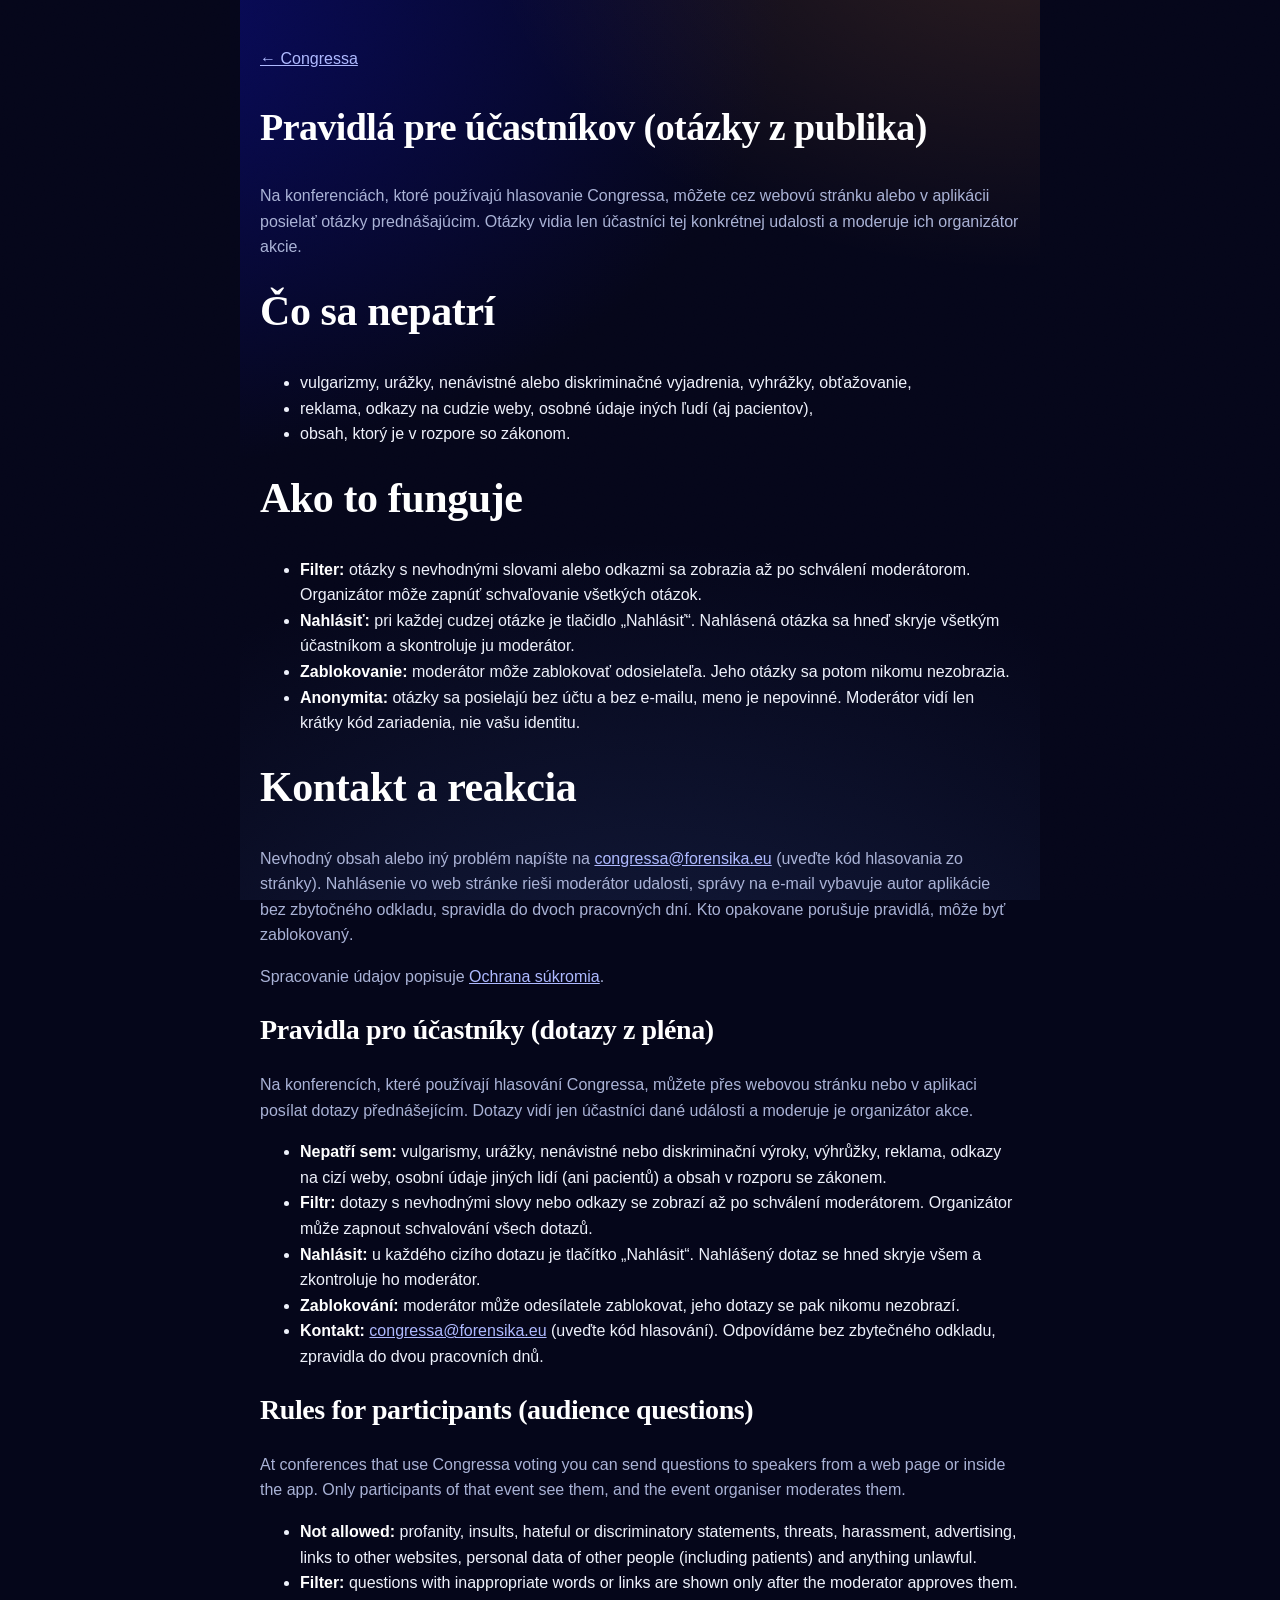
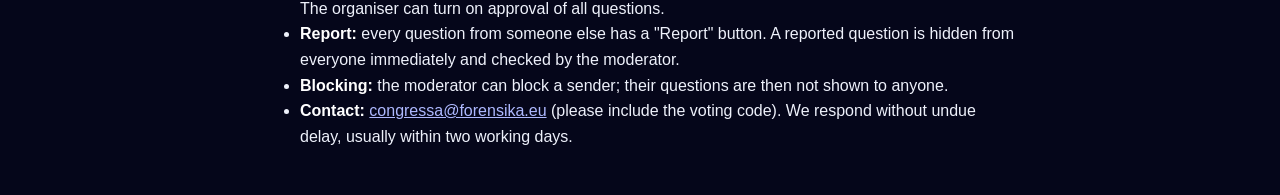
<file: pravidla.html>
<!doctype html><html lang="sk"><head><meta charset="utf-8"><meta http-equiv="Content-Security-Policy" content="default-src 'self'; script-src 'self'; style-src 'self' 'unsafe-inline'; img-src 'self' data:; font-src 'self' data:; media-src 'self'; connect-src 'self' https://forensika.goatcounter.com; object-src 'none'; base-uri 'self'; form-action 'none'; upgrade-insecure-requests"><meta name="referrer" content="strict-origin-when-cross-origin"><meta name="viewport" content="width=device-width,initial-scale=1">
<meta property="og:image" content="https://forensika.eu/img/og/congressa.png">
<link rel="canonical" href="https://dzanino.github.io/Congressa/pravidla.html"><title>Congressa - Pravidlá / Rules</title>
<link rel="icon" href="assets/icon-256.png">
<style>body{font-family:-apple-system,BlinkMacSystemFont,"Segoe UI",Roboto,Helvetica,Arial,sans-serif;max-width:760px;margin:0 auto;padding:30px 20px;line-height:1.6;color:#0f172a}h1{font-size:28px}h2{font-size:20px;margin-top:28px}a{color:#0B0E9D}details{border:1px solid #e5e7ef;border-radius:10px;padding:10px 14px;margin:10px 0;background:#fff}summary{font-weight:600;cursor:pointer}</style>
<link rel="stylesheet" href="glam.css?v=20261104b"></head><body>

<p><a href="index.html">← Congressa</a></p>
<h1>Pravidlá pre účastníkov (otázky z publika)</h1>
<p>Na konferenciách, ktoré používajú hlasovanie Congressa, môžete cez webovú stránku alebo v aplikácii posielať otázky prednášajúcim. Otázky vidia len účastníci tej konkrétnej udalosti a moderuje ich organizátor akcie.</p>
<h2>Čo sa nepatrí</h2>
<ul><li>vulgarizmy, urážky, nenávistné alebo diskriminačné vyjadrenia, vyhrážky, obťažovanie,</li><li>reklama, odkazy na cudzie weby, osobné údaje iných ľudí (aj pacientov),</li><li>obsah, ktorý je v rozpore so zákonom.</li></ul>
<h2>Ako to funguje</h2>
<ul><li><b>Filter:</b> otázky s nevhodnými slovami alebo odkazmi sa zobrazia až po schválení moderátorom. Organizátor môže zapnúť schvaľovanie všetkých otázok.</li><li><b>Nahlásiť:</b> pri každej cudzej otázke je tlačidlo „Nahlásiť“. Nahlásená otázka sa hneď skryje všetkým účastníkom a skontroluje ju moderátor.</li><li><b>Zablokovanie:</b> moderátor môže zablokovať odosielateľa. Jeho otázky sa potom nikomu nezobrazia.</li><li><b>Anonymita:</b> otázky sa posielajú bez účtu a bez e-mailu, meno je nepovinné. Moderátor vidí len krátky kód zariadenia, nie vašu identitu.</li></ul>
<h2>Kontakt a reakcia</h2>
<p>Nevhodný obsah alebo iný problém napíšte na <a href="mailto:congressa@forensika.eu">congressa@forensika.eu</a> (uveďte kód hlasovania zo stránky). Nahlásenie vo web stránke rieši moderátor udalosti, správy na e-mail vybavuje autor aplikácie bez zbytočného odkladu, spravidla do dvoch pracovných dní. Kto opakovane porušuje pravidlá, môže byť zablokovaný.</p>
<p>Spracovanie údajov popisuje <a href="privacy.html">Ochrana súkromia</a>.</p>

<h1>Pravidla pro účastníky (dotazy z pléna)</h1>
<p>Na konferencích, které používají hlasování Congressa, můžete přes webovou stránku nebo v aplikaci posílat dotazy přednášejícím. Dotazy vidí jen účastníci dané události a moderuje je organizátor akce.</p>
<ul><li><b>Nepatří sem:</b> vulgarismy, urážky, nenávistné nebo diskriminační výroky, výhrůžky, reklama, odkazy na cizí weby, osobní údaje jiných lidí (ani pacientů) a obsah v rozporu se zákonem.</li><li><b>Filtr:</b> dotazy s nevhodnými slovy nebo odkazy se zobrazí až po schválení moderátorem. Organizátor může zapnout schvalování všech dotazů.</li><li><b>Nahlásit:</b> u každého cizího dotazu je tlačítko „Nahlásit“. Nahlášený dotaz se hned skryje všem a zkontroluje ho moderátor.</li><li><b>Zablokování:</b> moderátor může odesílatele zablokovat, jeho dotazy se pak nikomu nezobrazí.</li><li><b>Kontakt:</b> <a href="mailto:congressa@forensika.eu">congressa@forensika.eu</a> (uveďte kód hlasování). Odpovídáme bez zbytečného odkladu, zpravidla do dvou pracovních dnů.</li></ul>

<h1>Rules for participants (audience questions)</h1>
<p>At conferences that use Congressa voting you can send questions to speakers from a web page or inside the app. Only participants of that event see them, and the event organiser moderates them.</p>
<ul><li><b>Not allowed:</b> profanity, insults, hateful or discriminatory statements, threats, harassment, advertising, links to other websites, personal data of other people (including patients) and anything unlawful.</li><li><b>Filter:</b> questions with inappropriate words or links are shown only after the moderator approves them. The organiser can turn on approval of all questions.</li><li><b>Report:</b> every question from someone else has a "Report" button. A reported question is hidden from everyone immediately and checked by the moderator.</li><li><b>Blocking:</b> the moderator can block a sender; their questions are then not shown to anyone.</li><li><b>Contact:</b> <a href="mailto:congressa@forensika.eu">congressa@forensika.eu</a> (please include the voting code). We respond without undue delay, usually within two working days.</li></ul>
<script src="site.js" defer></script>
</body></html>
</file>
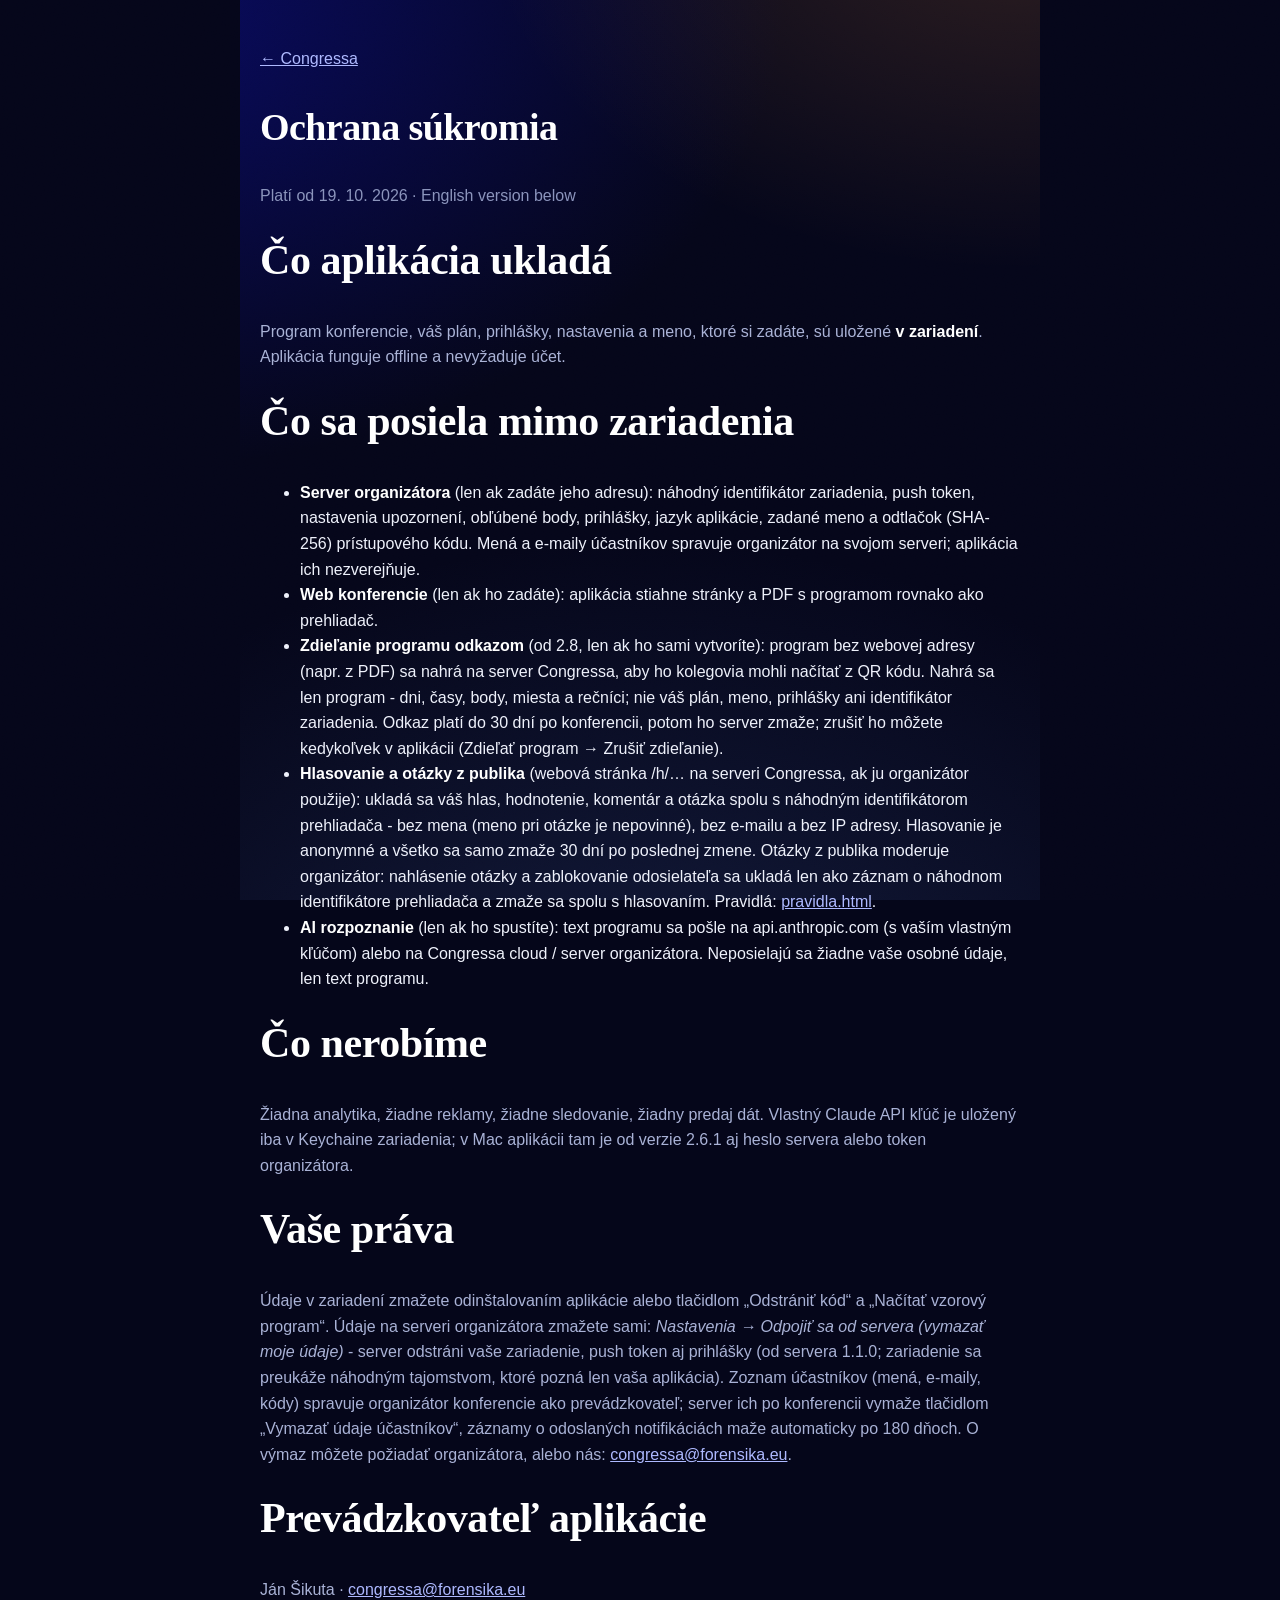
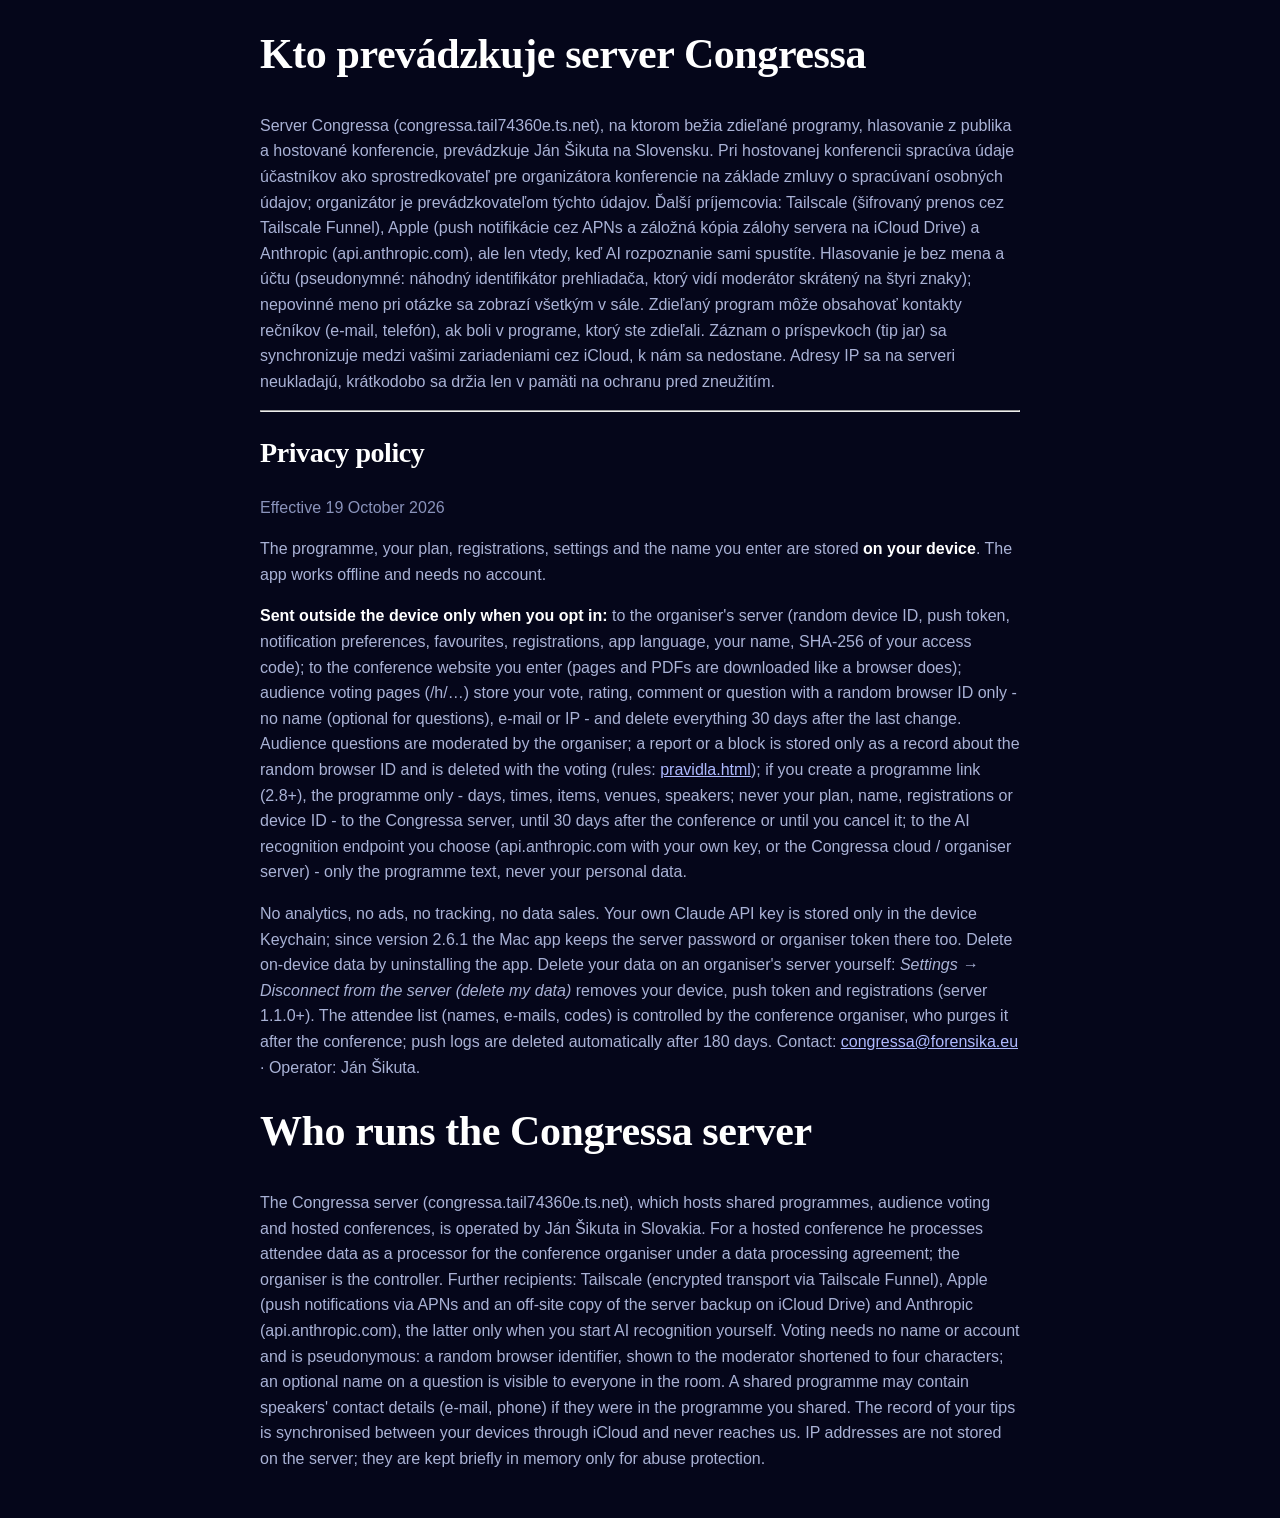
<file: privacy.html>
<!doctype html><html lang="sk"><head><meta charset="utf-8"><meta http-equiv="Content-Security-Policy" content="default-src 'self'; script-src 'self'; style-src 'self' 'unsafe-inline'; img-src 'self' data:; font-src 'self' data:; media-src 'self'; connect-src 'self' https://forensika.goatcounter.com; object-src 'none'; base-uri 'self'; form-action 'none'; upgrade-insecure-requests"><meta name="referrer" content="strict-origin-when-cross-origin"><meta name="viewport" content="width=device-width,initial-scale=1">
<meta property="og:image" content="https://forensika.eu/img/og/congressa.png">
<link rel="canonical" href="https://dzanino.github.io/Congressa/privacy.html"><title>Congressa - Ochrana súkromia / Privacy policy</title>
<link rel="icon" href="assets/icon-256.png">
<style>body{font-family:-apple-system,BlinkMacSystemFont,"Segoe UI",Roboto,Helvetica,Arial,sans-serif;max-width:760px;margin:0 auto;padding:30px 20px;line-height:1.6;color:#0f172a}h1{font-size:28px}h2{font-size:20px;margin-top:28px}a{color:#0B0E9D}.muted{color:#64748b}</style>
<link rel="stylesheet" href="glam.css?v=20261104b"></head><body>
<p><a href="index.html">← Congressa</a></p>
<h1>Ochrana súkromia</h1>
<p class="muted">Platí od 19. 10. 2026 · English version below</p>
<h2>Čo aplikácia ukladá</h2>
<p>Program konferencie, váš plán, prihlášky, nastavenia a meno, ktoré si zadáte, sú uložené <b>v zariadení</b>. Aplikácia funguje offline a nevyžaduje účet.</p>
<h2>Čo sa posiela mimo zariadenia</h2>
<ul>
<li><b>Server organizátora</b> (len ak zadáte jeho adresu): náhodný identifikátor zariadenia, push token, nastavenia upozornení, obľúbené body, prihlášky, jazyk aplikácie, zadané meno a odtlačok (SHA-256) prístupového kódu. Mená a e-maily účastníkov spravuje organizátor na svojom serveri; aplikácia ich nezverejňuje.</li>
<li><b>Web konferencie</b> (len ak ho zadáte): aplikácia stiahne stránky a PDF s programom rovnako ako prehliadač.</li>
<li><b>Zdieľanie programu odkazom</b> (od 2.8, len ak ho sami vytvoríte): program bez webovej adresy (napr. z PDF) sa nahrá na server Congressa, aby ho kolegovia mohli načítať z QR kódu. Nahrá sa len program - dni, časy, body, miesta a rečníci; nie váš plán, meno, prihlášky ani identifikátor zariadenia. Odkaz platí do 30 dní po konferencii, potom ho server zmaže; zrušiť ho môžete kedykoľvek v aplikácii (Zdieľať program → Zrušiť zdieľanie).</li>
<li><b>Hlasovanie a otázky z publika</b> (webová stránka /h/… na serveri Congressa, ak ju organizátor použije): ukladá sa váš hlas, hodnotenie, komentár a otázka spolu s náhodným identifikátorom prehliadača - bez mena (meno pri otázke je nepovinné), bez e-mailu a bez IP adresy. Hlasovanie je anonymné a všetko sa samo zmaže 30 dní po poslednej zmene. Otázky z publika moderuje organizátor: nahlásenie otázky a zablokovanie odosielateľa sa ukladá len ako záznam o náhodnom identifikátore prehliadača a zmaže sa spolu s hlasovaním. Pravidlá: <a href="pravidla.html">pravidla.html</a>.</li>
<li><b>AI rozpoznanie</b> (len ak ho spustíte): text programu sa pošle na api.anthropic.com (s vaším vlastným kľúčom) alebo na Congressa cloud / server organizátora. Neposielajú sa žiadne vaše osobné údaje, len text programu.</li>
</ul>
<h2>Čo nerobíme</h2>
<p>Žiadna analytika, žiadne reklamy, žiadne sledovanie, žiadny predaj dát. Vlastný Claude API kľúč je uložený iba v Keychaine zariadenia; v Mac aplikácii tam je od verzie 2.6.1 aj heslo servera alebo token organizátora.</p>
<h2>Vaše práva</h2>
<p>Údaje v zariadení zmažete odinštalovaním aplikácie alebo tlačidlom „Odstrániť kód“ a „Načítať vzorový program“. Údaje na serveri organizátora zmažete sami: <i>Nastavenia → Odpojiť sa od servera (vymazať moje údaje)</i> - server odstráni vaše zariadenie, push token aj prihlášky (od servera 1.1.0; zariadenie sa preukáže náhodným tajomstvom, ktoré pozná len vaša aplikácia). Zoznam účastníkov (mená, e-maily, kódy) spravuje organizátor konferencie ako prevádzkovateľ; server ich po konferencii vymaže tlačidlom „Vymazať údaje účastníkov“, záznamy o odoslaných notifikáciách maže automaticky po 180 dňoch. O výmaz môžete požiadať organizátora, alebo nás: <a href="mailto:congressa@forensika.eu">congressa@forensika.eu</a>.</p>
<h2>Prevádzkovateľ aplikácie</h2>
<p>Ján Šikuta · <a href="mailto:congressa@forensika.eu">congressa@forensika.eu</a></p>
<h2>Kto prevádzkuje server Congressa</h2>
<p>Server Congressa (congressa.tail74360e.ts.net), na ktorom bežia zdieľané programy, hlasovanie z publika a hostované konferencie, prevádzkuje Ján Šikuta na Slovensku. Pri hostovanej konferencii spracúva údaje účastníkov ako sprostredkovateľ pre organizátora konferencie na základe zmluvy o spracúvaní osobných údajov; organizátor je prevádzkovateľom týchto údajov. Ďalší príjemcovia: Tailscale (šifrovaný prenos cez Tailscale Funnel), Apple (push notifikácie cez APNs a záložná kópia zálohy servera na iCloud Drive) a Anthropic (api.anthropic.com), ale len vtedy, keď AI rozpoznanie sami spustíte. Hlasovanie je bez mena a účtu (pseudonymné: náhodný identifikátor prehliadača, ktorý vidí moderátor skrátený na štyri znaky); nepovinné meno pri otázke sa zobrazí všetkým v sále. Zdieľaný program môže obsahovať kontakty rečníkov (e-mail, telefón), ak boli v programe, ktorý ste zdieľali. Záznam o príspevkoch (tip jar) sa synchronizuje medzi vašimi zariadeniami cez iCloud, k nám sa nedostane. Adresy IP sa na serveri neukladajú, krátkodobo sa držia len v pamäti na ochranu pred zneužitím.</p>
<hr>
<h1>Privacy policy</h1>
<p class="muted">Effective 19 October 2026</p>
<p>The programme, your plan, registrations, settings and the name you enter are stored <b>on your device</b>. The app works offline and needs no account.</p>
<p><b>Sent outside the device only when you opt in:</b> to the organiser's server (random device ID, push token, notification preferences, favourites, registrations, app language, your name, SHA-256 of your access code); to the conference website you enter (pages and PDFs are downloaded like a browser does); audience voting pages (/h/…) store your vote, rating, comment or question with a random browser ID only - no name (optional for questions), e-mail or IP - and delete everything 30 days after the last change. Audience questions are moderated by the organiser; a report or a block is stored only as a record about the random browser ID and is deleted with the voting (rules: <a href="pravidla.html">pravidla.html</a>); if you create a programme link (2.8+), the programme only - days, times, items, venues, speakers; never your plan, name, registrations or device ID - to the Congressa server, until 30 days after the conference or until you cancel it; to the AI recognition endpoint you choose (api.anthropic.com with your own key, or the Congressa cloud / organiser server) - only the programme text, never your personal data.</p>
<p>No analytics, no ads, no tracking, no data sales. Your own Claude API key is stored only in the device Keychain; since version 2.6.1 the Mac app keeps the server password or organiser token there too. Delete on-device data by uninstalling the app. Delete your data on an organiser's server yourself: <i>Settings → Disconnect from the server (delete my data)</i> removes your device, push token and registrations (server 1.1.0+). The attendee list (names, e-mails, codes) is controlled by the conference organiser, who purges it after the conference; push logs are deleted automatically after 180 days. Contact: <a href="mailto:congressa@forensika.eu">congressa@forensika.eu</a> · Operator: Ján Šikuta.</p>
<h2>Who runs the Congressa server</h2>
<p>The Congressa server (congressa.tail74360e.ts.net), which hosts shared programmes, audience voting and hosted conferences, is operated by Ján Šikuta in Slovakia. For a hosted conference he processes attendee data as a processor for the conference organiser under a data processing agreement; the organiser is the controller. Further recipients: Tailscale (encrypted transport via Tailscale Funnel), Apple (push notifications via APNs and an off-site copy of the server backup on iCloud Drive) and Anthropic (api.anthropic.com), the latter only when you start AI recognition yourself. Voting needs no name or account and is pseudonymous: a random browser identifier, shown to the moderator shortened to four characters; an optional name on a question is visible to everyone in the room. A shared programme may contain speakers' contact details (e-mail, phone) if they were in the programme you shared. The record of your tips is synchronised between your devices through iCloud and never reaches us. IP addresses are not stored on the server; they are kept briefly in memory only for abuse protection.</p>
<script src="site.js" defer></script>
</body></html>
</file>
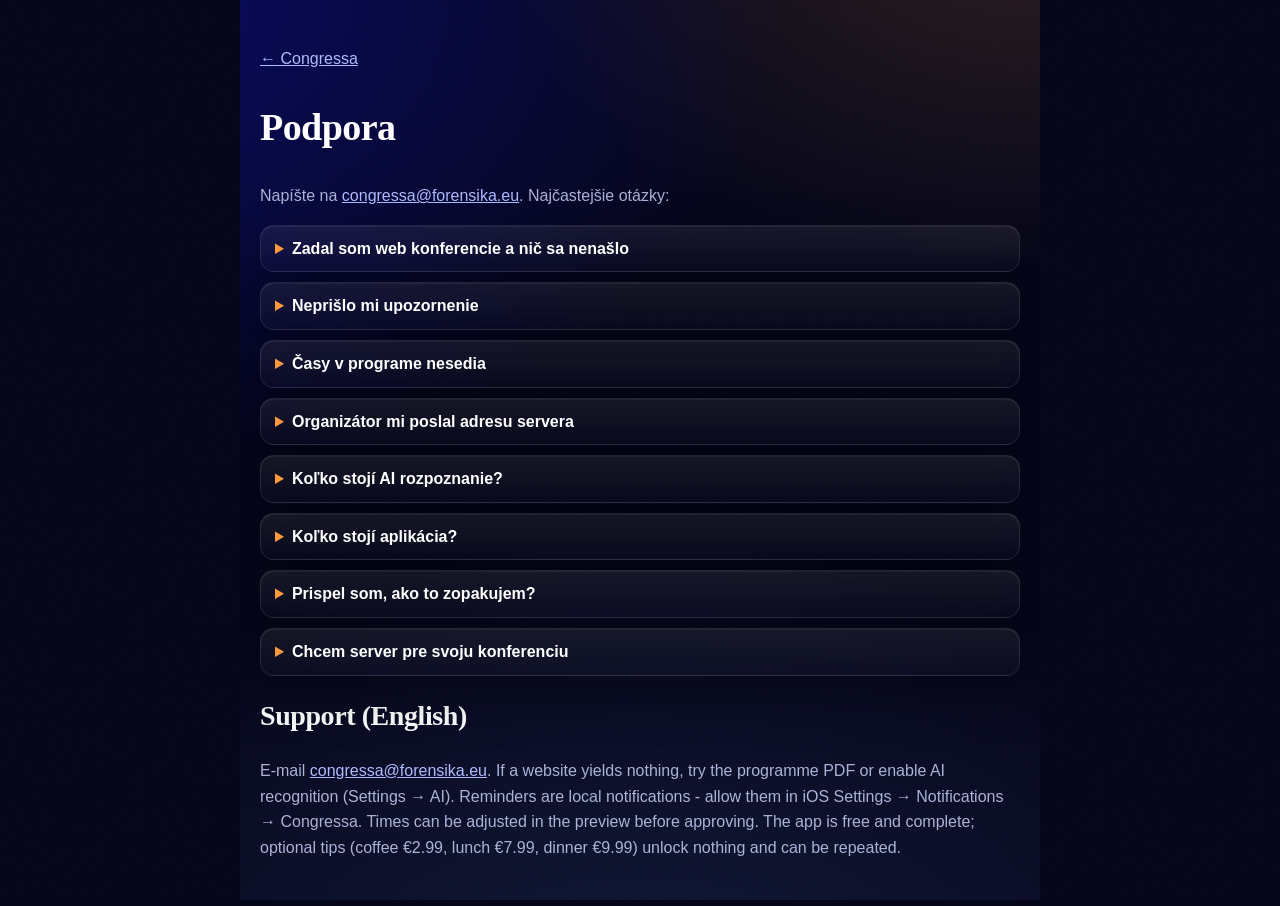
<file: support.html>
<!doctype html><html lang="sk"><head><meta charset="utf-8"><meta http-equiv="Content-Security-Policy" content="default-src 'self'; script-src 'self'; style-src 'self' 'unsafe-inline'; img-src 'self' data:; font-src 'self' data:; media-src 'self'; connect-src 'self' https://forensika.goatcounter.com; object-src 'none'; base-uri 'self'; form-action 'none'; upgrade-insecure-requests"><meta name="referrer" content="strict-origin-when-cross-origin"><meta name="viewport" content="width=device-width,initial-scale=1">
<meta property="og:image" content="https://forensika.eu/img/og/congressa.png">
<link rel="canonical" href="https://dzanino.github.io/Congressa/support.html"><title>Congressa - Podpora / Support</title>
<link rel="icon" href="assets/icon-256.png">
<style>body{font-family:-apple-system,BlinkMacSystemFont,"Segoe UI",Roboto,Helvetica,Arial,sans-serif;max-width:760px;margin:0 auto;padding:30px 20px;line-height:1.6;color:#0f172a}h1{font-size:28px}h2{font-size:20px;margin-top:28px}a{color:#0B0E9D}details{border:1px solid #e5e7ef;border-radius:10px;padding:10px 14px;margin:10px 0;background:#fff}summary{font-weight:600;cursor:pointer}</style>
<link rel="stylesheet" href="glam.css?v=20261104b"></head><body>
<p><a href="index.html">← Congressa</a></p>
<h1>Podpora</h1>
<p>Napíšte na <a href="mailto:congressa@forensika.eu">congressa@forensika.eu</a>. Najčastejšie otázky:</p>
<details><summary>Zadal som web konferencie a nič sa nenašlo</summary><p>Skúste PDF programu (organizátor ho vždy má) alebo zapnite AI rozpoznanie (Nastavenia → AI rozpoznanie). Niektoré weby program vôbec nemajú v texte - vtedy pomôže len PDF.</p></details>
<details><summary>Neprišlo mi upozornenie</summary><p>Nastavenia iPhonu → Hlásenia → Congressa → povoliť. V aplikácii Nastavenia → Upozornenia skontrolujte, čo sa má pripomínať a koľko minút vopred. Upozornenia sú lokálne, netreba internet.</p></details>
<details><summary>Časy v programe nesedia</summary><p>Pri načítaní programu klepnite na čas v náhľade a upravte ho; po schválení sa dá program upraviť znova cez Nastavenia → Načítať program.</p></details>
<details><summary>Organizátor mi poslal adresu servera</summary><p>Nastavenia → Zdroj programu → zadajte adresu → Obnoviť program. Odvtedy chodia aj push notifikácie a prihlášky sa synchronizujú.</p></details>
<details><summary>Koľko stojí AI rozpoznanie?</summary><p>S vlastným Claude API kľúčom rádovo desiatky centov za program (platíte priamo Anthropic). Cez Congressa cloud je limit niekoľko rozpoznaní denne.</p></details>
<details><summary>Koľko stojí aplikácia?</summary><p>Nič. Congressa je zadarmo a celá - bez reklám, bez sledovania a bez zamknutých funkcií. Ak vám pomohla, môžete nepovinne prispieť (káva 2,99 €, obed 7,99 €, večera 9,99 €). Príspevok nič neodomyká a dá sa opakovať; kto prispel, už výzvu na príspevok nikdy neuvidí.</p></details>
<details><summary>Prispel som, ako to zopakujem?</summary><p>Nastavenia → O aplikácii → „Ďakujem za podporu“. Otvorí sa tá istá obrazovka a môžete prispieť znova, napríklad na ďalšej konferencii.</p></details>
<details><summary>Chcem server pre svoju konferenciu</summary><p>Napíšte na congressa@forensika.eu. Server je jeden súbor v Pythone bez závislostí; pošleme balík, ktorý sa na Macu spustí dvojklikom a sám sa nastaví na štart po reštarte.</p></details>
<h1>Support (English)</h1>
<p>E-mail <a href="mailto:congressa@forensika.eu">congressa@forensika.eu</a>. If a website yields nothing, try the programme PDF or enable AI recognition (Settings → AI). Reminders are local notifications - allow them in iOS Settings → Notifications → Congressa. Times can be adjusted in the preview before approving. The app is free and complete; optional tips (coffee €2.99, lunch €7.99, dinner €9.99) unlock nothing and can be repeated.</p>
<script src="site.js" defer></script>
</body></html>
</file>
<file: glam.css>
/* Congressa - glam.css
   „Galavečer“: hlboká kráľovská modrá, oranžové svetlo reflektorov (farba „C“ z ikony),
   sklenené karty a pätkové nadpisy (systémové písma, bez Google Fonts).
   Načítava sa po vnútornom <style> na všetkých stránkach a prepisuje jeho farby. */

:root{
  --ink:#eef1fb; --muted:#a9b2d6; --soft:#8a93bb;
  --brand:#aeb9ff; --brand2:#3f5ea7; --brand-deep:#0B0E9D;
  --bg:#05061a; --card:rgba(255,255,255,.045); --line:rgba(255,255,255,.10); --line-2:rgba(255,255,255,.18);
  --accent:#ff9a3c; --accent-2:#ffb866;
  --grad:linear-gradient(100deg,#ffc27a 0%,#ff9a3c 35%,#b9a6ff 72%,#8ea2ff 100%);
  --serif:"New York","Iowan Old Style",ui-serif,"Palatino Linotype",Palatino,Georgia,serif;
  color-scheme:dark;
}

html{background:var(--bg);}
body{
  color:var(--ink)!important;
  background:
    radial-gradient(900px 600px at 80% -10%, rgba(255,154,60,.16), transparent 60%),
    radial-gradient(1100px 760px at 8% 0%, rgba(11,14,157,.55), transparent 62%),
    radial-gradient(1200px 900px at 50% 120%, rgba(63,94,167,.25), transparent 60%),
    var(--bg)!important;
  background-attachment:fixed!important;
}
body::before{
  content:"";position:fixed;inset:0;pointer-events:none;z-index:0;opacity:.05;mix-blend-mode:overlay;
  background-image:url("data:image/svg+xml;utf8,<svg xmlns='http://www.w3.org/2000/svg' width='160' height='160'><filter id='n'><feTurbulence type='fractalNoise' baseFrequency='.9' numOctaves='2' stitchTiles='stitch'/></filter><rect width='100%' height='100%' filter='url(%23n)'/></svg>");
}
/* Žiara .hero::before siaha mimo šírky stránky: nesmie ju rozšíriť, inak telefón celú stránku zmenší a vpravo ostane prázdny pás. */
html,body{overflow-x:hidden;overflow-x:clip;}
header,main,section,footer,.hero{position:relative;z-index:1;}
header{position:sticky;top:0;z-index:20;}
::selection{background:rgba(255,154,60,.35);color:#fff;}
a{color:var(--brand);}
a:hover{color:var(--accent-2);}

/* ---------- Hlavička ---------- */
header{background:rgba(5,6,26,.62)!important;border-bottom:1px solid var(--line)!important;
  -webkit-backdrop-filter:saturate(170%) blur(16px);backdrop-filter:saturate(170%) blur(16px);}
.nav b{font-family:var(--serif);font-weight:600;font-size:20px!important;color:#fff;}
.nav img{box-shadow:0 0 0 1px rgba(255,255,255,.14),0 6px 18px rgba(0,0,0,.5);}
.nav a{color:#dfe4f8!important;}
.nav a:hover{color:var(--accent-2)!important;}
.lang{background:rgba(255,255,255,.06)!important;border:1px solid var(--line-2)!important;color:#fff!important;font-weight:600;letter-spacing:.06em;}
.lang:hover{background:rgba(255,255,255,.14)!important;}

/* ---------- Hero (úvod a organizátor) ---------- */
.hero{padding-top:84px!important;padding-bottom:56px!important;}
.hero::before{
  content:"";position:absolute;inset:-10% -20% auto -20%;height:130%;pointer-events:none;z-index:-1;
  background:
    radial-gradient(420px 300px at 70% 30%, rgba(255,154,60,.22), transparent 70%),
    radial-gradient(520px 340px at 25% 40%, rgba(80,96,255,.25), transparent 70%);
  filter:blur(20px);animation:spot 12s ease-in-out infinite alternate;
}
@keyframes spot{from{transform:translateX(-2%) scale(1);opacity:.8;}to{transform:translateX(3%) scale(1.06);opacity:1;}}
@media (prefers-reduced-motion:reduce){.hero::before{animation:none;}}
h1{
  font-family:var(--serif)!important;font-weight:600!important;letter-spacing:-.015em!important;color:#fff;
}
.hero h1{
  font-size:clamp(38px,5.6vw,64px)!important;line-height:1.04!important;
  background:linear-gradient(180deg,#ffffff 40%,#ffd9b0 100%);-webkit-background-clip:text;background-clip:text;color:transparent;
}
.lead{color:#c9d0ee!important;font-weight:300;}
.badge,.tag{background:rgba(255,154,60,.14)!important;color:var(--accent-2)!important;border:1px solid rgba(255,154,60,.30);letter-spacing:.06em;}
.path .tag{background:rgba(174,185,255,.12)!important;color:var(--brand)!important;border-color:rgba(174,185,255,.28);}
.path.b .tag,.b .tag{background:rgba(255,154,60,.14)!important;color:var(--accent-2)!important;border-color:rgba(255,154,60,.30);}

/* Ukážka telefónu */
.phone{
  background:linear-gradient(160deg,rgba(63,94,167,.85),rgba(11,14,157,.92))!important;
  border:1px solid rgba(255,255,255,.18);border-radius:32px!important;
  box-shadow:0 0 0 8px rgba(255,255,255,.03),0 40px 90px rgba(0,0,0,.6),0 0 120px rgba(80,96,255,.30)!important;
}
.phone h3{font-family:var(--serif);}
.row.live,.live{background:linear-gradient(135deg,#ffe0b8,#ffb866)!important;color:#2a1600!important;}
.row.live .k{background:#2a1600!important;color:#ffd5a1!important;}

/* ---------- Tlačidlá ---------- */
.btn{
  background:linear-gradient(135deg,#ffc27a,#ff9a3c 55%,#f07f1f)!important;color:#221100!important;font-weight:700!important;border:0!important;
  box-shadow:0 12px 32px rgba(255,154,60,.30),inset 0 1px 0 rgba(255,255,255,.5)!important;transition:transform .2s ease,box-shadow .2s ease;
}
.btn:hover{transform:translateY(-2px);box-shadow:0 18px 40px rgba(255,154,60,.40),inset 0 1px 0 rgba(255,255,255,.55)!important;color:#221100!important;}
.btn.sec{background:rgba(255,255,255,.06)!important;color:#fff!important;border:1px solid var(--line-2)!important;box-shadow:none!important;backdrop-filter:blur(8px);}
.btn.sec:hover{background:rgba(255,255,255,.13)!important;color:#fff!important;}
.dl a{background:rgba(255,255,255,.06)!important;border:1px solid var(--line-2)!important;color:#fff!important;}
.dl a:hover{background:rgba(255,255,255,.13)!important;}
#cta-as img,#cta-gp img,.badges img,.stores img{filter:drop-shadow(0 8px 20px rgba(0,0,0,.45));}

/* ---------- Typografia sekcií ---------- */
h2{font-family:var(--serif)!important;font-weight:600!important;color:#fff;font-size:clamp(28px,4vw,42px)!important;letter-spacing:-.01em!important;line-height:1.12;}
h3{color:#fff;}
.sub,p{color:var(--muted);}
.muted,.small{color:var(--soft)!important;}
b,strong,.big b{color:#fff!important;}

/* ---------- Karty ---------- */
.card,.step,.path,.faq details,details,table,.note{
  background:linear-gradient(180deg,rgba(255,255,255,.07),rgba(255,255,255,.025))!important;
  border:1px solid var(--line)!important;
  -webkit-backdrop-filter:blur(12px);backdrop-filter:blur(12px);
  box-shadow:inset 0 1px 0 rgba(255,255,255,.06),0 20px 50px rgba(0,0,0,.30)!important;
}
.card,.step,.path{border-radius:22px!important;transition:transform .25s ease,border-color .25s ease,box-shadow .25s ease;}
.card:hover,.step:hover,.path:hover{transform:translateY(-3px);border-color:rgba(255,154,60,.38)!important;
  box-shadow:inset 0 1px 0 rgba(255,255,255,.08),0 26px 60px rgba(0,0,0,.40),0 0 50px rgba(255,154,60,.10)!important;}
.card .ic{background:linear-gradient(150deg,rgba(255,154,60,.20),rgba(120,130,255,.20))!important;border:1px solid var(--line-2);}
.card h3,.path h3{color:#fff!important;font-family:var(--serif);font-weight:600;}
.card p{color:var(--muted)!important;}
.step:before{background:linear-gradient(135deg,#ffc27a,#ff9a3c)!important;color:#221100!important;box-shadow:0 0 20px rgba(255,154,60,.45);}
.note{border-color:rgba(255,154,60,.30)!important;color:#f3e6d6!important;}
.ai{background:
    radial-gradient(500px 260px at 85% 0%, rgba(255,154,60,.22), transparent 70%),
    linear-gradient(135deg,#0B0E9D,#141a63)!important;
  border:1px solid var(--line-2);box-shadow:0 30px 80px rgba(0,0,0,.45);}
.ai .grid .card{background:rgba(255,255,255,.06)!important;}

/* Tabuľky */
table{border-radius:16px!important;}
th{background:rgba(255,255,255,.06)!important;color:var(--accent-2)!important;}
th,td{border-bottom:1px solid var(--line)!important;color:#e5e9f8;}
code{background:rgba(255,255,255,.08)!important;color:#ffe2c2!important;}
summary{color:#fff;}
summary::marker{color:var(--accent);}

/* Jednoduché stránky (support, súkromie, pravidlá, open, app) */
body > h1:first-of-type,main h1{font-size:clamp(28px,4vw,38px);}
details{border-radius:14px!important;}
.top b{font-family:var(--serif);color:#fff;}
.top img,img.icon{box-shadow:0 0 0 1px rgba(255,255,255,.14),0 14px 34px rgba(0,0,0,.55)!important;}

/* Pätička */
footer{border-top:1px solid var(--line)!important;color:var(--soft)!important;}
footer a{color:#dfe4f8!important;}

/* Jemné objavovanie pri rolovaní */
@media (prefers-reduced-motion:no-preference){
  @supports (animation-timeline:view()){
    .card,.step,.path{animation:rise linear both;animation-timeline:view();animation-range:entry 0% entry 35%;}
  }
}
@keyframes rise{from{opacity:0;transform:translateY(18px);}to{opacity:1;transform:none;}}
@media (max-width:820px){body{background-attachment:scroll!important;}.hero{padding-top:44px!important;}}
</file>
